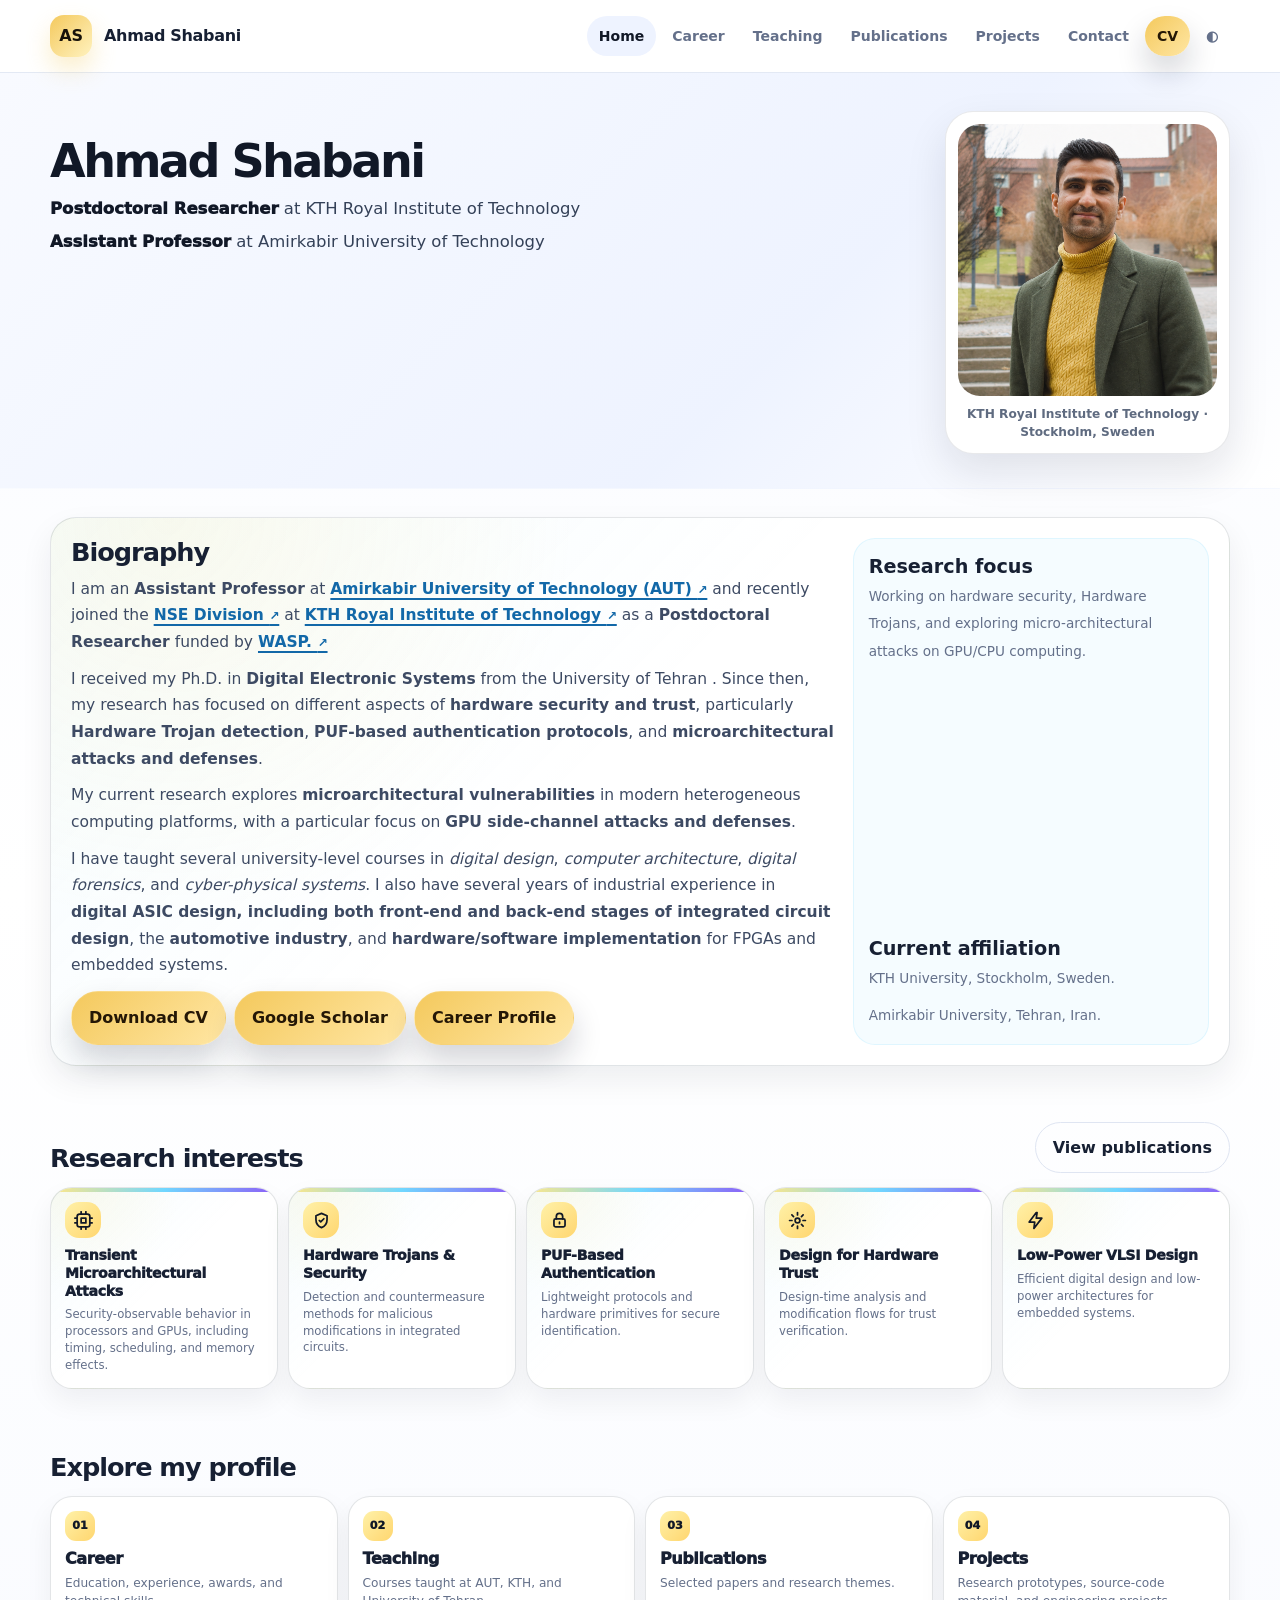
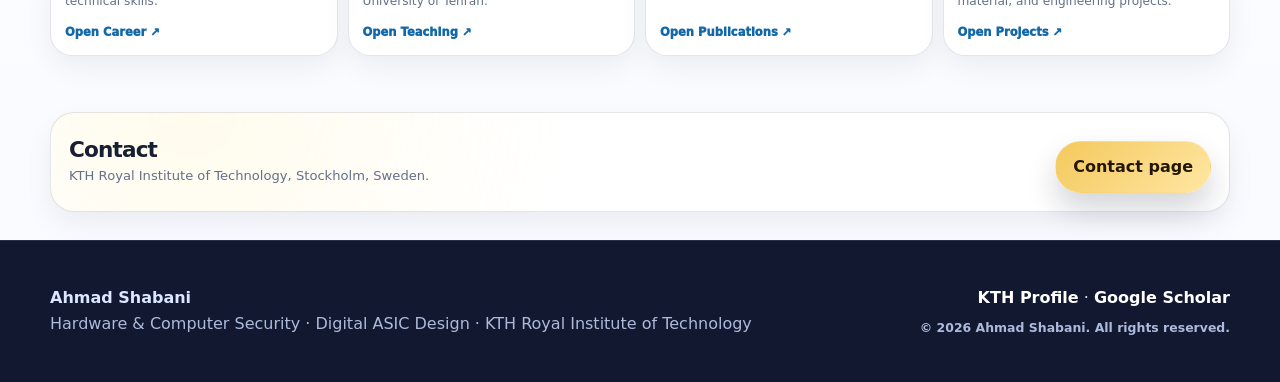
<file: index.html>
<!doctype html>
<html lang="en">
<head>
  <meta charset="utf-8"><meta name="viewport" content="width=device-width, initial-scale=1">
  <title>Ahmad Shabani | Hardware & Computer Security Researcher</title>
  <meta name="description" content="Personal academic website of Ahmad Shabani, researcher in hardware security, computer security, GPU security, digital ASIC design, Hardware Trojans, and PUF-based authentication.">
  <link rel="stylesheet" href="assets/css/style.css">
  <style>
    /* Home page: compact, consistent, photo-centered */
    .home-hero-clean {
      padding: 54px 0 36px;
      background:
        radial-gradient(circle at 16% 12%, rgba(255, 231, 136, 0.15), transparent 26%),
        radial-gradient(circle at 88% 18%, rgba(112, 215, 255, 0.13), transparent 28%),
        linear-gradient(135deg, var(--hero-a, #18203d), var(--hero-b, #311866) 58%, var(--hero-c, #0b1024));
      border-bottom: 1px solid var(--border, rgba(255,255,255,0.09));
    }

    body:not(.dark) .home-hero-clean {
      background: linear-gradient(135deg, #f8faff, #eef3ff 62%, #ffffff);
    }

    .home-hero-layout {
      display: grid;
      grid-template-columns: minmax(0, 1fr) 345px;
      gap: 34px;
      align-items: center;
    }

    .home-kicker {
      display: inline-flex;
      align-items: center;
      gap: 8px;
      padding: 6px 10px;
      border-radius: 999px;
      color: #2c1f00;
      background: linear-gradient(135deg, #fff1a8, #ffd66f);
      font-size: 0.72rem;
      font-weight: 950;
      text-transform: uppercase;
      letter-spacing: 0.075em;
      margin-bottom: 12px;
    }

    .home-hero-title {
      margin: 0 0 10px;
      color: #fff;
      font-size: clamp(2.05rem, 3.4vw, 3.35rem);
      line-height: 1.02;
      letter-spacing: -0.055em;
    }

    body:not(.dark) .home-hero-title { color: #111827; }

    .home-hero-subtitle {
      margin: 0 0 14px;
      max-width: 760px;
      color: rgba(238,244,255,0.84);
      font-size: 1.02rem;
      line-height: 1.65;
    }

    body:not(.dark) .home-hero-subtitle { color: #4b5872; }

    .home-role-line {
      display: flex;
      flex-wrap: wrap;
      gap: 7px;
      margin: 0 0 18px;
    }

    .home-role-line span {
      padding: 6px 9px;
      border-radius: 999px;
      color: #cfd9f0;
      background: rgba(125, 215, 255, 0.10);
      border: 1px solid rgba(125, 215, 255, 0.18);
      font-size: 0.72rem;
      font-weight: 850;
    }

    body:not(.dark) .home-role-line span {
      color: #31415c;
      background: #eef7ff;
      border-color: #cfe8ff;
    }

    .home-actions {
      display: flex;
      flex-wrap: wrap;
      gap: 9px;
      align-items: center;
    }

    .home-photo-card {
      justify-self: end;
      width: 330px;
      padding: 12px;
      border-radius: 28px;
      background:
        linear-gradient(135deg, rgba(255, 231, 136, 0.18), transparent 45%),
        rgba(255,255,255,0.07);
      border: 1px solid rgba(255,255,255,0.12);
      box-shadow: 0 18px 42px rgba(0,0,0,0.22);
    }

    body:not(.dark) .home-photo-card {
      background: #ffffff;
      border-color: rgba(30,41,59,0.10);
      box-shadow: 0 18px 42px rgba(15,23,42,0.10);
    }

    .home-photo-frame {
      aspect-ratio: 1 / 1.08;
      border-radius: 22px;
      overflow: hidden;
      background: rgba(17,24,39,0.20);
    }

    .home-photo-frame img {
      width: 100%;
      height: 100%;
      object-fit: cover;
      display: block;
    }

    .home-photo-caption {
      margin-top: 10px;
      color: rgba(238,244,255,0.78);
      font-size: 0.76rem;
      line-height: 1.45;
      text-align: center;
      font-weight: 800;
    }

    body:not(.dark) .home-photo-caption { color: #5f6b80; }



    .home-bio-card {
      display: grid;
      grid-template-columns: minmax(0, 1.5fr) minmax(260px, .7fr);
      gap: 18px;
      align-items: stretch;
      padding: 20px;
      border-radius: 26px;
      background:
        radial-gradient(circle at 10% 0%, rgba(255, 231, 136, 0.14), transparent 34%),
        linear-gradient(135deg, rgba(125, 215, 255, 0.08), transparent 46%),
        var(--card, #ffffff);
      border: 1px solid var(--border, rgba(30,41,59,0.12));
      box-shadow: 0 14px 32px rgba(15,23,42,0.07);
    }

    body.dark .home-bio-card {
      background:
        radial-gradient(circle at 10% 0%, rgba(255, 231, 136, 0.10), transparent 34%),
        linear-gradient(135deg, rgba(125, 215, 255, 0.08), transparent 46%),
        rgba(17,24,39,0.92);
      border-color: rgba(255,255,255,0.10);
    }

    .home-bio-card h2 {
      margin: 0 0 8px;
      color: var(--text, #111827);
      font-size: clamp(1.35rem, 2vw, 1.85rem);
      letter-spacing: -0.04em;
      line-height: 1.15;
    }

    body.dark .home-bio-card h2 { color: #eef4ff; }

    .home-bio-card p {
      margin: 0 0 10px;
      color: var(--muted, #64748b);
      font-size: 0.88rem;
      line-height: 1.72;
    }

    body.dark .home-bio-card p { color: #aebbd4; }

    .home-bio-side {
      display: flex;
      flex-direction: column;
      justify-content: space-between;
      gap: 12px;
      padding: 15px;
      border-radius: 22px;
      background: rgba(125, 215, 255, 0.08);
      border: 1px solid rgba(125, 215, 255, 0.18);
    }

    .home-bio-side strong {
      color: var(--text, #111827);
      font-size: 1.2rem;
      line-height: 1.35;
    }

    body.dark .home-bio-side strong { color: #eef4ff; }

    .home-bio-side span {
      color: var(--muted, #64748b);
      font-size: .85rem;
      line-height: 1.45;
    }

    body.dark .home-bio-side span { color: #aebbd4; }

    .home-bio-actions {
      display: flex;
      flex-wrap: wrap;
      gap: 8px;
      margin-top: 12px;
    }

    .research-icon svg {
      width: 19px;
      height: 19px;
      stroke: currentColor;
      fill: none;
      stroke-width: 2.2;
      stroke-linecap: round;
      stroke-linejoin: round;
    }

    .home-nav-strip { display: none; }

    .home-strip {
      display: flex;
      gap: 8px;
      flex-wrap: wrap;
      padding: 10px;
      border-radius: 20px;
      background: var(--card, #ffffff);
      border: 1px solid var(--border, rgba(30,41,59,0.12));
      box-shadow: 0 10px 26px rgba(15,23,42,0.06);
    }

    body.dark .home-strip {
      background: rgba(17,24,39,0.92);
      border-color: rgba(255,255,255,0.10);
    }

    .home-strip a {
      padding: 7px 10px;
      border-radius: 999px;
      color: var(--muted, #64748b);
      background: rgba(125, 215, 255, 0.10);
      border: 1px solid rgba(125, 215, 255, 0.18);
      text-decoration: none;
      font-size: 0.72rem;
      font-weight: 900;
    }

    body.dark .home-strip a { color: #cfd9f0; }

    .home-strip a:hover {
      color: #111827;
      background: linear-gradient(135deg, #fff1a8, #ffd66f);
      border-color: rgba(255, 214, 111, 0.72);
    }

    .home-section {
      padding: 28px 0;
      scroll-margin-top: 86px;
    }

    .home-section-head {
      display: flex;
      align-items: end;
      justify-content: space-between;
      gap: 16px;
      margin-bottom: 14px;
    }

    .home-section-title {
      margin: 8px 0 0;
      color: var(--text, #111827);
      font-size: clamp(1.35rem, 2vw, 1.95rem);
      letter-spacing: -0.04em;
      line-height: 1.15;
    }

    body.dark .home-section-title { color: #eef4ff; }

    .research-interest-grid {
      display: grid;
      grid-template-columns: repeat(5, minmax(0, 1fr));
      gap: 10px;
    }

    .research-interest-card {
      position: relative;
      min-height: 142px;
      padding: 14px;
      border-radius: 22px;
      background:
        radial-gradient(circle at 12% 0%, rgba(255, 231, 136, 0.14), transparent 36%),
        linear-gradient(135deg, rgba(125, 215, 255, 0.08), transparent 48%),
        var(--card, #ffffff);
      border: 1px solid var(--border, rgba(30,41,59,0.12));
      box-shadow: 0 12px 28px rgba(15,23,42,0.06);
      overflow: hidden;
    }

    body.dark .research-interest-card {
      background:
        radial-gradient(circle at 12% 0%, rgba(255, 231, 136, 0.10), transparent 36%),
        linear-gradient(135deg, rgba(125, 215, 255, 0.08), transparent 48%),
        rgba(17,24,39,0.92);
      border-color: rgba(255,255,255,0.10);
    }

    .research-interest-card::before {
      content: "";
      position: absolute;
      inset: 0 0 auto 0;
      height: 4px;
      background: linear-gradient(90deg, #ffe788, #70d7ff, #8d5cf6);
    }

    .research-icon {
      width: 36px;
      height: 36px;
      display: grid;
      place-items: center;
      border-radius: 14px;
      margin-bottom: 9px;
      background: linear-gradient(135deg, #fff1a8, #ffd66f);
      color: #111827;
      font-size: 1rem;
      font-weight: 950;
    }

    .research-interest-card h3 {
      margin: 0 0 6px;
      color: var(--text, #111827);
      font-size: 0.88rem;
      line-height: 1.25;
      letter-spacing: -0.02em;
      font-weight: 950;
    }

    body.dark .research-interest-card h3 { color: #eef4ff; }

    .research-interest-card p {
      margin: 0;
      color: var(--muted, #64748b);
      font-size: 0.73rem;
      line-height: 1.45;
    }

    body.dark .research-interest-card p { color: #aebbd4; }

    .home-overview-grid {
      display: grid;
      grid-template-columns: repeat(4, minmax(0, 1fr));
      gap: 10px;
    }

    .home-overview-card {
      display: flex;
      flex-direction: column;
      justify-content: space-between;
      min-height: 155px;
      padding: 14px;
      border-radius: 22px;
      background: var(--card, #ffffff);
      border: 1px solid var(--border, rgba(30,41,59,0.12));
      box-shadow: 0 12px 28px rgba(15,23,42,0.06);
      text-decoration: none;
    }

    body.dark .home-overview-card {
      background: rgba(17,24,39,0.92);
      border-color: rgba(255,255,255,0.10);
    }

    .home-overview-card h3 {
      margin: 8px 0 6px;
      color: var(--text, #111827);
      font-size: 1rem;
      line-height: 1.25;
      letter-spacing: -0.025em;
      font-weight: 950;
    }

    body.dark .home-overview-card h3 { color: #eef4ff; }

    .home-overview-card p {
      margin: 0;
      color: var(--muted, #64748b);
      font-size: 0.76rem;
      line-height: 1.45;
    }

    body.dark .home-overview-card p { color: #aebbd4; }

    .overview-number {
      width: 30px;
      height: 30px;
      display: grid;
      place-items: center;
      border-radius: 11px;
      background: linear-gradient(135deg, #fff1a8, #ffd66f);
      color: #111827;
      font-size: 0.70rem;
      font-weight: 950;
    }

    .overview-link {
      margin-top: 12px;
      color: #1268a8;
      font-size: 0.72rem;
      font-weight: 950;
    }

    body.dark .overview-link { color: #70d7ff; }

    .home-contact-mini {
      display: grid;
      grid-template-columns: minmax(0, 1fr) auto;
      gap: 16px;
      align-items: center;
      padding: 18px;
      border-radius: 24px;
      background:
        radial-gradient(circle at 12% 0%, rgba(255, 231, 136, 0.15), transparent 36%),
        var(--card, #ffffff);
      border: 1px solid var(--border, rgba(30,41,59,0.12));
      box-shadow: 0 12px 28px rgba(15,23,42,0.06);
    }

    body.dark .home-contact-mini {
      background:
        radial-gradient(circle at 12% 0%, rgba(255, 231, 136, 0.10), transparent 36%),
        rgba(17,24,39,0.92);
      border-color: rgba(255,255,255,0.10);
    }

    .home-contact-mini h2 {
      margin: 0 0 5px;
      color: var(--text, #111827);
      font-size: 1.35rem;
      letter-spacing: -0.04em;
    }

    body.dark .home-contact-mini h2 { color: #eef4ff; }

    .home-contact-mini p {
      margin: 0;
      color: var(--muted, #64748b);
      font-size: 0.82rem;
      line-height: 1.5;
    }

    body.dark .home-contact-mini p { color: #aebbd4; }

    .email-obfuscated {
      display: inline-flex;
      width: fit-content;
      padding: 7px 10px;
      border-radius: 999px;
      color: #0f6b45;
      background: #e9fff3;
      border: 1px solid #b7efd0;
      font-size: 0.76rem;
      font-weight: 900;
      white-space: nowrap;
    }

    body.dark .email-obfuscated {
      color: #c9ffe4;
      background: rgba(126, 224, 178, 0.14);
      border-color: rgba(126,224,178,0.30);
    }

    .topbar {
      position: sticky !important;
      top: 0 !important;
      z-index: 9999 !important;
      backdrop-filter: blur(18px) !important;
      -webkit-backdrop-filter: blur(18px) !important;
    }

    @media (max-width: 1050px) {
      .research-interest-grid { grid-template-columns: repeat(2, minmax(0, 1fr)); }
      .home-overview-grid { grid-template-columns: repeat(2, minmax(0, 1fr)); }
    }

    @media (max-width: 840px) {
      .home-hero-layout {
        grid-template-columns: 1fr;
      }
      .home-photo-card {
        justify-self: start;
        width: 280px;
      }
    }

    @media (max-width: 620px) {
      .home-hero-clean { padding: 38px 0 28px; }
      .home-hero-title { font-size: 2.05rem; }
      .research-interest-grid,
      .home-overview-grid,
      .home-contact-mini { grid-template-columns: 1fr; }
      .home-bio-card,
      .home-section-head {
        align-items: flex-start;
        flex-direction: column;
      }
      .home-bio-card { grid-template-columns: 1fr; }
    }

    /* Home hero and bio readability refinement */
    .home-hero-clean {
      padding-top: 38px !important;
      padding-bottom: 34px !important;
    }

    .home-hero-layout {
      align-items: start !important;
    }

    .home-hero-layout > div:first-child {
      padding-top: 28px !important;
    }

    .home-hero-title {
      margin-top: 0 !important;
      margin-bottom: 12px !important;
      font-size: clamp(2.25rem, 3.6vw, 3.45rem) !important;
      line-height: 0.98 !important;
    }

    .home-hero-subtitle {
      display: grid !important;
      gap: 7px !important;
      margin-bottom: 18px !important;
      max-width: 740px !important;
      font-size: 1.03rem !important;
      line-height: 1.55 !important;
      color: rgba(238,244,255,0.92) !important;
    }

    body:not(.dark) .home-hero-subtitle {
      color: #344158 !important;
    }

    .home-title-line {
      display: block !important;
    }

    .home-title-line strong {
      color: #ffffff !important;
      font-weight: 950 !important;
    }

    body:not(.dark) .home-title-line strong {
      color: #111827 !important;
    }

    .home-photo-card {
      width: 285px !important;
    }

    .home-photo-frame {
      aspect-ratio: 1 / 1.05 !important;
    }

    .home-bio-card,
    .bio-section-card,
    .bio-card-clean {
      font-size: 1rem !important;
      line-height: 1.72 !important;
    }

    .home-bio-card p,
    .bio-section-card p,
    .bio-card-clean p,
    .home-bio-text p,
    .bio-main p {
      font-size: 0.97rem !important;
      line-height: 1.72 !important;
      color: #d6e0f5 !important;
    }

    body:not(.dark) .home-bio-card p,
    body:not(.dark) .bio-section-card p,
    body:not(.dark) .bio-card-clean p,
    body:not(.dark) .home-bio-text p,
    body:not(.dark) .bio-main p {
      color: #3d4a63 !important;
    }

    .bio-side-card,
    .bio-info-card,
    .bio-highlight-card {
      border-radius: 20px !important;
      padding: 18px !important;
      border: 1px solid rgba(112, 215, 255, 0.26) !important;
      background:
        radial-gradient(circle at 12% 0%, rgba(255, 231, 136, 0.12), transparent 34%),
        linear-gradient(135deg, rgba(112, 215, 255, 0.09), rgba(141, 92, 246, 0.06)),
        rgba(20, 31, 52, 0.72) !important;
      box-shadow: 0 12px 28px rgba(0,0,0,0.18) !important;
    }

    body:not(.dark) .bio-side-card,
    body:not(.dark) .bio-info-card,
    body:not(.dark) .bio-highlight-card {
      background:
        radial-gradient(circle at 12% 0%, rgba(255, 231, 136, 0.28), transparent 34%),
        linear-gradient(135deg, #f7fbff, #eef6ff) !important;
      border-color: rgba(18, 104, 168, 0.18) !important;
      box-shadow: 0 12px 28px rgba(15,23,42,0.07) !important;
    }

    .bio-side-card + .bio-side-card,
    .bio-info-card + .bio-info-card,
    .bio-highlight-card + .bio-highlight-card {
      margin-top: 12px !important;
    }

    .bio-side-card h3,
    .bio-info-card h3,
    .bio-highlight-card h3 {
      display: flex !important;
      align-items: center !important;
      gap: 8px !important;
      margin: 0 0 8px !important;
      color: #ffffff !important;
      font-size: 0.98rem !important;
      line-height: 1.25 !important;
      font-weight: 950 !important;
      letter-spacing: -0.025em !important;
    }

    body:not(.dark) .bio-side-card h3,
    body:not(.dark) .bio-info-card h3,
    body:not(.dark) .bio-highlight-card h3 {
      color: #111827 !important;
    }

    .bio-side-card h3::before,
    .bio-info-card h3::before,
    .bio-highlight-card h3::before {
      content: "✦";
      width: 24px;
      height: 24px;
      display: inline-grid;
      place-items: center;
      border-radius: 9px;
      background: linear-gradient(135deg, #fff1a8, #ffd66f);
      color: #111827;
      font-size: 0.78rem;
      flex: 0 0 24px;
    }

    .bio-side-card p,
    .bio-info-card p,
    .bio-highlight-card p {
      margin: 0 !important;
      color: #c9d5ec !important;
      font-size: 0.84rem !important;
      line-height: 1.65 !important;
    }

    body:not(.dark) .bio-side-card p,
    body:not(.dark) .bio-info-card p,
    body:not(.dark) .bio-highlight-card p {
      color: #4b5872 !important;
    }

    .bio-info-stack,
    .bio-side-stack,
    .home-bio-aside {
      display: grid !important;
      gap: 12px !important;
    }

    @media (max-width: 840px) {
      .home-hero-layout > div:first-child {
        padding-top: 0 !important;
      }
      .home-hero-clean {
        padding-top: 32px !important;
      }
      .home-photo-card {
        width: 245px !important;
      }
    }


    /* Split Research focus and Current affiliation into clearly separate boxes */
    .bio-side-card,
    .bio-info-card,
    .bio-highlight-card {
      display: block !important;
      margin: 0 !important;
    }

    .bio-side-card + .bio-side-card,
    .bio-info-card + .bio-info-card,
    .bio-highlight-card + .bio-highlight-card {
      margin-top: 14px !important;
    }

    .home-bio-aside,
    .bio-side-stack,
    .bio-info-stack {
      display: grid !important;
      grid-template-columns: 1fr !important;
      gap: 14px !important;
      align-content: start !important;
    }

    .bio-side-card {
      position: relative !important;
      padding: 18px 18px 17px !important;
      border-radius: 22px !important;
      border: 1px solid rgba(112, 215, 255, 0.30) !important;
      background:
        radial-gradient(circle at 12% 0%, rgba(255, 231, 136, 0.14), transparent 38%),
        linear-gradient(135deg, rgba(112, 215, 255, 0.11), rgba(141, 92, 246, 0.07)),
        rgba(20, 31, 52, 0.82) !important;
      box-shadow: 0 14px 30px rgba(0, 0, 0, 0.20) !important;
      overflow: hidden !important;
    }

    .bio-side-card::after {
      content: "" !important;
      position: absolute !important;
      inset: 0 0 auto 0 !important;
      height: 4px !important;
      background: linear-gradient(90deg, #ffe788, #70d7ff, #8d5cf6) !important;
      opacity: 0.95 !important;
    }

    body:not(.dark) .bio-side-card {
      background:
        radial-gradient(circle at 12% 0%, rgba(255, 231, 136, 0.30), transparent 38%),
        linear-gradient(135deg, #ffffff, #eef6ff) !important;
      border-color: rgba(18, 104, 168, 0.20) !important;
      box-shadow: 0 14px 30px rgba(15, 23, 42, 0.08) !important;
    }

  </style>
</head>
<body>
<header class="topbar">
  <div class="container nav">
    <a class="brand" href="index.html"><span class="logo">AS</span><span>Ahmad Shabani</span></a>
    <button class="mobile-menu" data-nav-toggle>Menu</button>
    <nav class="nav-links">
      <a class="active" href="index.html">Home</a>
      <a href="career.html">Career</a>
      <a href="teaching.html">Teaching</a>
      <a href="publications.html">Publications</a>
      <a href="projects.html">Projects</a>
      <a href="contact.html">Contact</a>
      <a class="btn gold" href="files/Ahmad_Shabani_CV.pdf" target="_blank" rel="noopener">CV</a>
      <button type="button" data-theme-toggle>◐</button>
    </nav>
  </div>
</header>

<main>
  <section class="home-hero-clean" id="home">
    <div class="container home-hero-layout">
      <div>
        <h1 class="home-hero-title">Ahmad Shabani</h1>
        <p class="home-hero-subtitle">
          <span class="home-title-line"><strong>Postdoctoral Researcher</strong> at KTH Royal Institute of Technology</span><span class="home-title-line"><strong>Assistant Professor</strong> at Amirkabir University of Technology</span>
        </p>
        <div class="home-role-line">
        </div>
        <div class="home-actions">
        </div>
      </div>

      <aside class="home-photo-card" aria-label="Profile photo">
        <div class="home-photo-frame">
          <img src="assets/img/ahmad-profile.png" alt="Ahmad Shabani">
        </div>
        <div class="home-photo-caption">KTH Royal Institute of Technology · Stockholm, Sweden</div>
      </aside>
    </div>
  </section>

  <section class="home-section" id="bio">
    <div class="container">
      <div class="home-bio-card">
        <div>
          <h2>Biography</h2>
      <p>
        I am an <strong>Assistant Professor</strong> at 
        <a class="bio-link" href="https://aut.ac.ir/en" target="_blank" rel="noopener">
          Amirkabir University of Technology (AUT)
        </a> 
        and recently joined the 
        <a class="bio-link" href="https://www.kth.se/nse" target="_blank" rel="noopener">
          NSE Division
        </a> 
        at 
        <a class="bio-link" href="https://www.kth.se/en" target="_blank" rel="noopener">
          KTH Royal Institute of Technology
        </a> 
        as a <strong>Postdoctoral Researcher</strong> funded by <a class="bio-link" href="https://wasp-sweden.org/" target="_blank" rel="noopener">
          WASP.
        </a>
      </p>
      <p>
        I received my Ph.D. in <strong>Digital Electronic Systems</strong> from the 
          University of Tehran
        </a>. 
        Since then, my research has focused on different aspects of 
        <strong>hardware security and trust</strong>, particularly 
        <strong>Hardware Trojan detection</strong>, 
        <strong>PUF-based authentication protocols</strong>, and 
        <strong>microarchitectural attacks and defenses</strong>.
      </p>

      <p>
        My current research explores <strong>microarchitectural vulnerabilities</strong> in modern heterogeneous computing platforms, 
        with a particular focus on <strong>GPU side-channel attacks and defenses</strong>.
      </p>

      <p>
        I have taught several university-level courses in 
        <em>digital design</em>, <em>computer architecture</em>, <em>digital forensics</em>, and 
        <em>cyber-physical systems</em>. I also have several years of industrial experience in 
        <strong>digital ASIC design, including both front-end and back-end stages of integrated circuit design</strong>, 
        the <strong>automotive industry</strong>, and 
        <strong>hardware/software implementation</strong> for FPGAs and embedded systems.
      </p>

</p>
          </p>
          <div class="home-bio-actions">
            <a class="btn gold" href="files/Ahmad_Shabani_CV.pdf" target="_blank" rel="noopener">Download CV</a>
            <a class="btn gold" href="https://scholar.google.com/citations?user=iU2Rx7UAAAAJ" target="_blank" rel="noopener">Google Scholar</a>
            <a class="btn gold" href="https://ahmad-shabani.github.io/teaching.html" target="_blank" rel="noopener">Career Profile</a>

          </div>
        </div>
        <aside class="home-bio-side">
          <div>
            <strong>Research focus</strong><br>
            <span>Working on hardware security, Hardware Trojans, and exploring micro-architectural attacks on GPU/CPU computing.</span>
          </div>
          <div>
            <strong>Current affiliation</strong><br>
            <span>      KTH University, Stockholm, Sweden.</span>
            </p>
            <span>      Amirkabir University, Tehran, Iran.</span>
          </div>
        </aside>
      </div>
    </div>
  </section>


  <section class="home-nav-strip">
    <div class="container">
      <div class="home-strip" aria-label="Home page sections">
        <a href="#bio">Bio</a>
        <a href="#research-interests">Research</a>
        <a href="#site-overview">Career</a>
        <a href="#site-overview">Teaching</a>
        <a href="#site-overview">Publications</a>
        <a href="#site-overview">Projects</a>
        <a href="#contact-preview">Contact</a>
      </div>
    </div>
  </section>

  <section class="home-section" id="research-interests">
    <div class="container">
      <div class="home-section-head">
        <div>
          <h2 class="home-section-title">Research interests</h2>
        </div>
        <a class="btn ghost" href="publications.html">View publications</a>
      </div>

      <div class="research-interest-grid">
        <article class="research-interest-card">
          <div class="research-icon" aria-hidden="true"><svg viewBox="0 0 24 24"><rect x="4" y="4" width="16" height="16" rx="3"/><path d="M9 9h6v6H9zM9 1v3M15 1v3M9 20v3M15 20v3M1 9h3M1 15h3M20 9h3M20 15h3"/></svg></div>
          <h3>Transient Microarchitectural Attacks</h3>
          <p>Security-observable behavior in processors and GPUs, including timing, scheduling, and memory effects.</p>
        </article>
        <article class="research-interest-card">
          <div class="research-icon" aria-hidden="true"><svg viewBox="0 0 24 24"><path d="M12 3l7 3v5c0 5-3.2 8.4-7 10-3.8-1.6-7-5-7-10V6l7-3z"/><path d="M9.2 12l1.8 1.8 4-4"/></svg></div>
          <h3>Hardware Trojans & Security</h3>
          <p>Detection and countermeasure methods for malicious modifications in integrated circuits.</p>
        </article>

        <article class="research-interest-card">
          <div class="research-icon" aria-hidden="true"><svg viewBox="0 0 24 24"><rect x="5" y="10" width="14" height="10" rx="2"/><path d="M8 10V7a4 4 0 0 1 8 0v3"/><path d="M12 14v2"/></svg></div>
          <h3>PUF-Based Authentication</h3>
          <p>Lightweight protocols and hardware primitives for secure identification.</p>
        </article>

        <article class="research-interest-card">
          <div class="research-icon" aria-hidden="true"><svg viewBox="0 0 24 24"><circle cx="12" cy="12" r="3"/><path d="M12 2v3M12 19v3M4.9 4.9l2.1 2.1M17 17l2.1 2.1M2 12h3M19 12h3M4.9 19.1L7 17M17 7l2.1-2.1"/></svg></div>
          <h3>Design for Hardware Trust</h3>
          <p>Design-time analysis and modification flows for trust verification.</p>
        </article>

        <article class="research-interest-card">
          <div class="research-icon" aria-hidden="true"><svg viewBox="0 0 24 24"><path d="M13 2L4 14h7l-1 8 10-13h-7l1-7z"/></svg></div>
          <h3>Low-Power VLSI Design</h3>
          <p>Efficient digital design and low-power architectures for embedded systems.</p>
        </article>
      </div>
    </div>
  </section>

  <section class="home-section" id="site-overview">
    <div class="container">
      <div class="home-section-head">
        <div>
          <h2 class="home-section-title">Explore my profile</h2>
        </div>
      </div>

      <div class="home-overview-grid">
        <a class="home-overview-card" href="career.html">
          <div>
            <span class="overview-number">01</span>
            <h3>Career</h3>
            <p>Education, experience, awards, and technical skills.</p>
          </div>
          <span class="overview-link">Open Career ↗</span>
        </a>

        <a class="home-overview-card" href="teaching.html">
          <div>
            <span class="overview-number">02</span>
            <h3>Teaching</h3>
            <p>Courses taught at AUT, KTH, and University of Tehran.</p>
          </div>
          <span class="overview-link">Open Teaching ↗</span>
        </a>

        <a class="home-overview-card" href="publications.html">
          <div>
            <span class="overview-number">03</span>
            <h3>Publications</h3>
            <p>Selected papers and research themes.</p>
          </div>
          <span class="overview-link">Open Publications ↗</span>
        </a>

        <a class="home-overview-card" href="projects.html">
          <div>
            <span class="overview-number">04</span>
            <h3>Projects</h3>
            <p>Research prototypes, source-code material, and engineering projects.</p>
          </div>
          <span class="overview-link">Open Projects ↗</span>
        </a>
      </div>
    </div>
  </section>

  <section class="home-section" id="contact-preview">
    <div class="container">
      <div class="home-contact-mini">
        <div>
          <h2>Contact</h2>
          <p>KTH Royal Institute of Technology, Stockholm, Sweden.</p>
        </div>
        <div>
          <div style="margin-top:10px"><a class="btn gold" href="contact.html">Contact page</a></div>
        </div>
      </div>
    </div>
  </section>
</main>

<footer class="footer">
  <div class="container footer-grid">
    <div>
      <strong>Ahmad Shabani</strong>
      <div class="muted">Hardware &amp; Computer Security · Digital ASIC Design · KTH Royal Institute of Technology</div>
    </div>
    <div class="footer-links">
      <a href="https://kth.se/profile/ahmadsh" target="_blank" rel="noopener">KTH Profile</a> ·
      <a href="https://scholar.google.com/citations?user=iU2Rx7UAAAAJ" target="_blank" rel="noopener">Google Scholar</a>
      <div class="copyright">© <span data-current-year>2026</span> Ahmad Shabani. All rights reserved.</div>
    </div>
  </div>
</footer>
<script src="assets/js/main.js"></script>
</body>
</html>
</file>
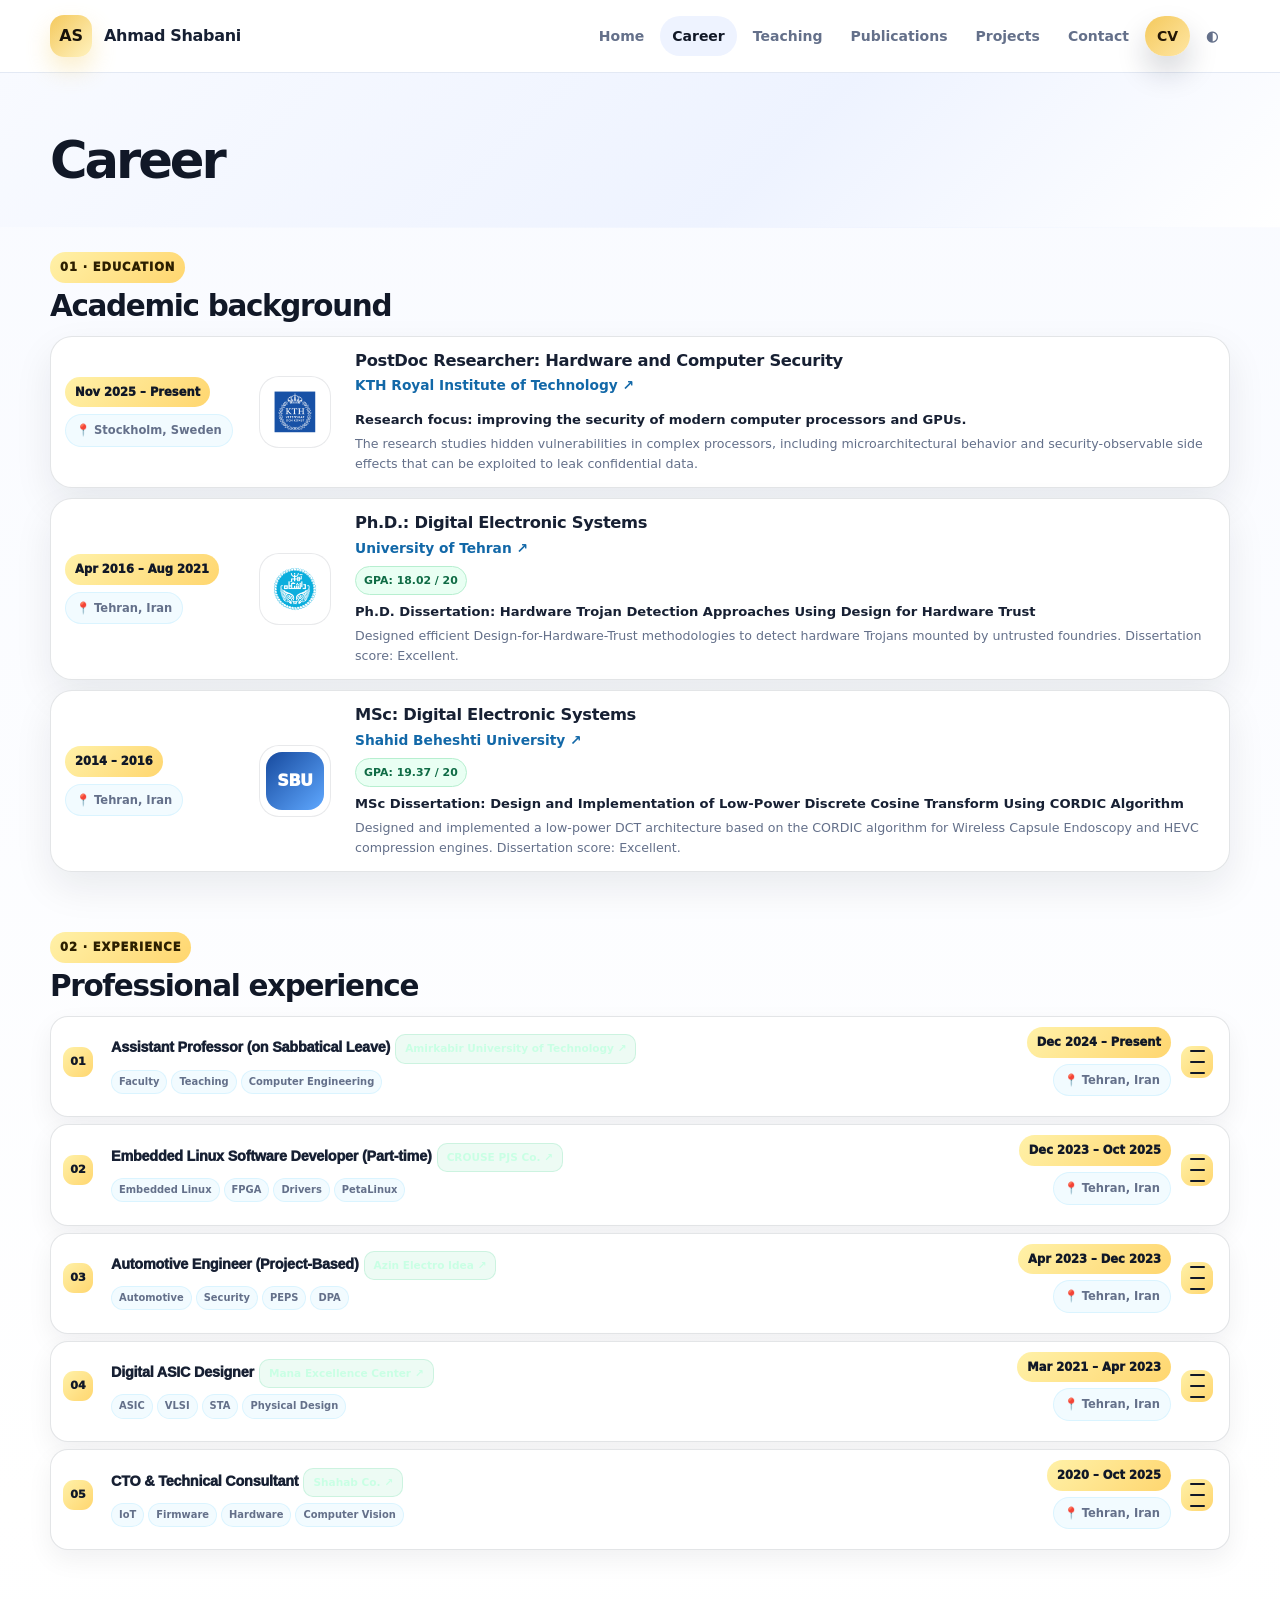
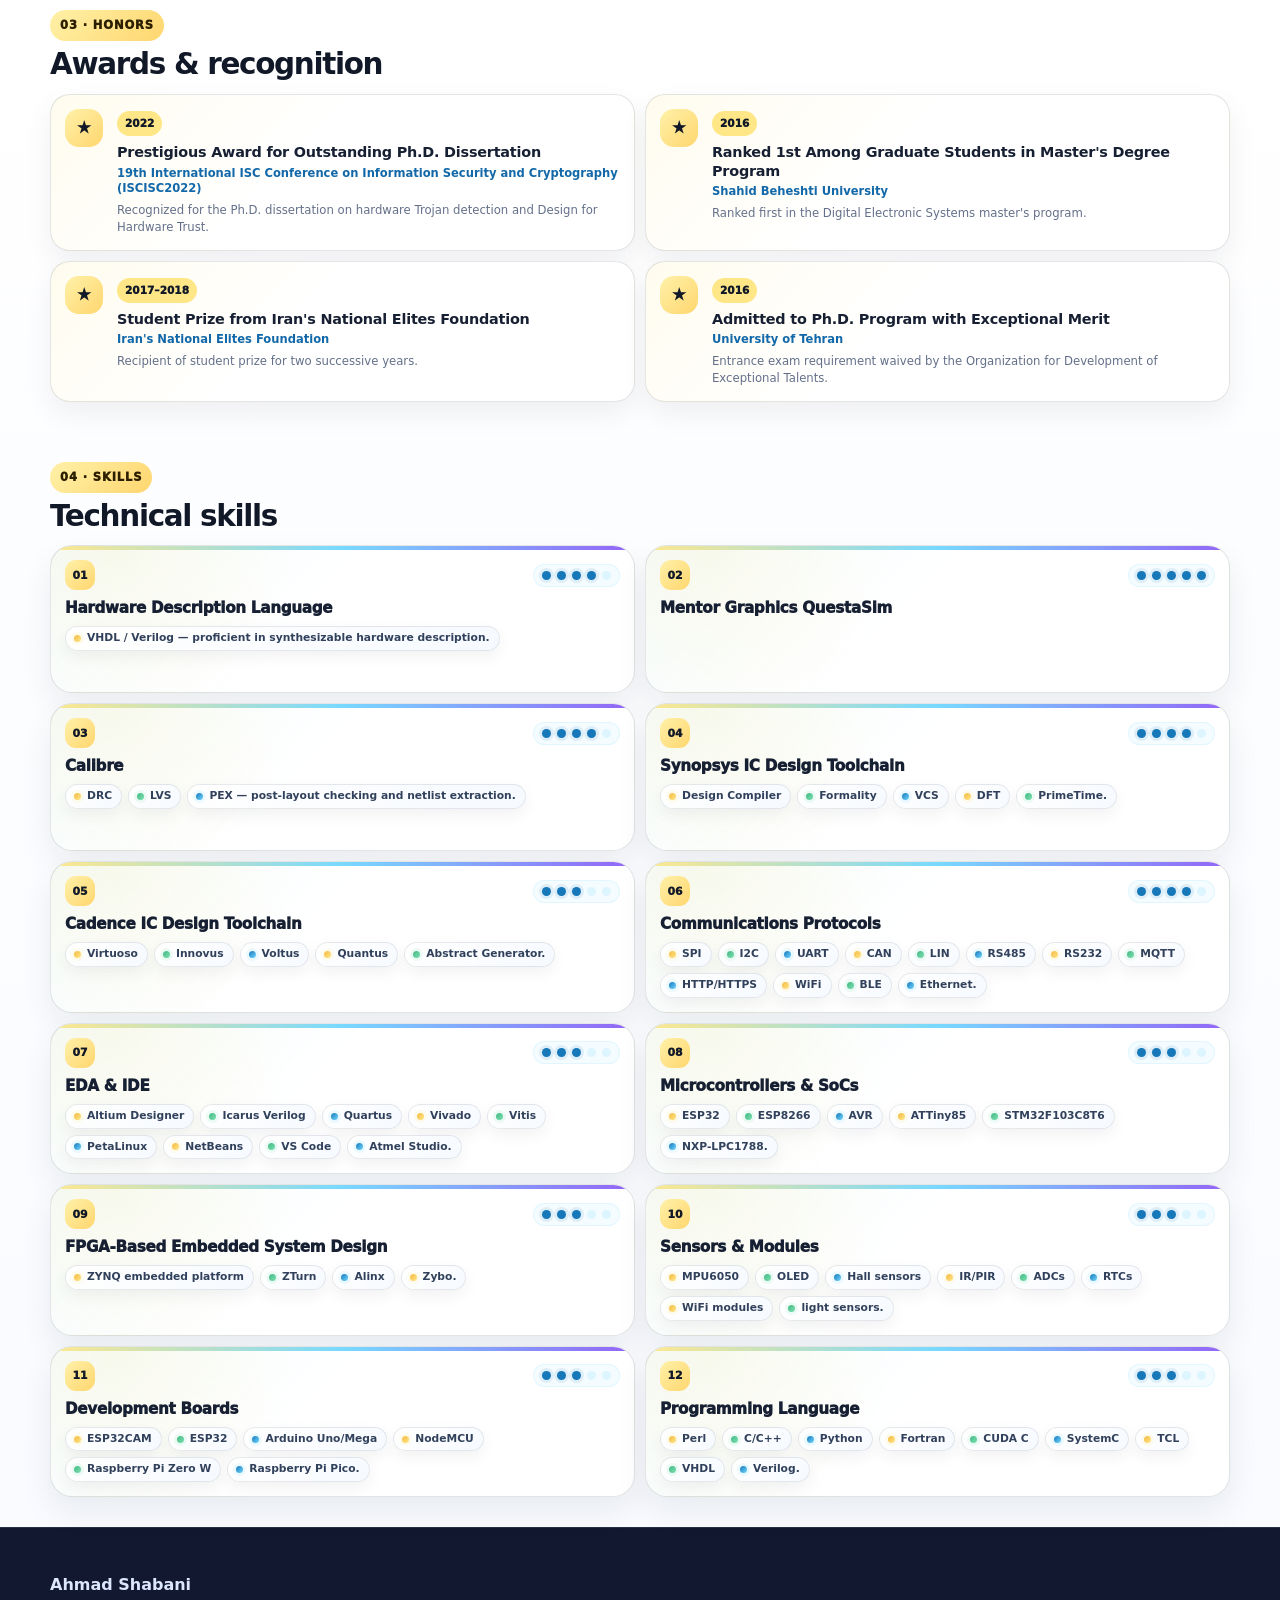
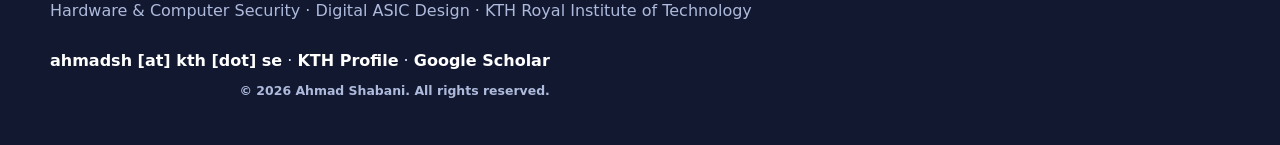
<file: awards.html>
<!doctype html>
<html lang="en">
<head>
  <meta charset="utf-8">
  <meta http-equiv="refresh" content="0; url=career.html">
  <meta name="viewport" content="width=device-width, initial-scale=1">
  <title>Awards | Ahmad Shabani</title>
  <link rel="canonical" href="career.html">
  <script>window.location.replace("career.html");</script>
</head>
<body>
  <p>Redirecting to <a href="career.html">career.html</a>…</p>
</body>
</html>
</file>
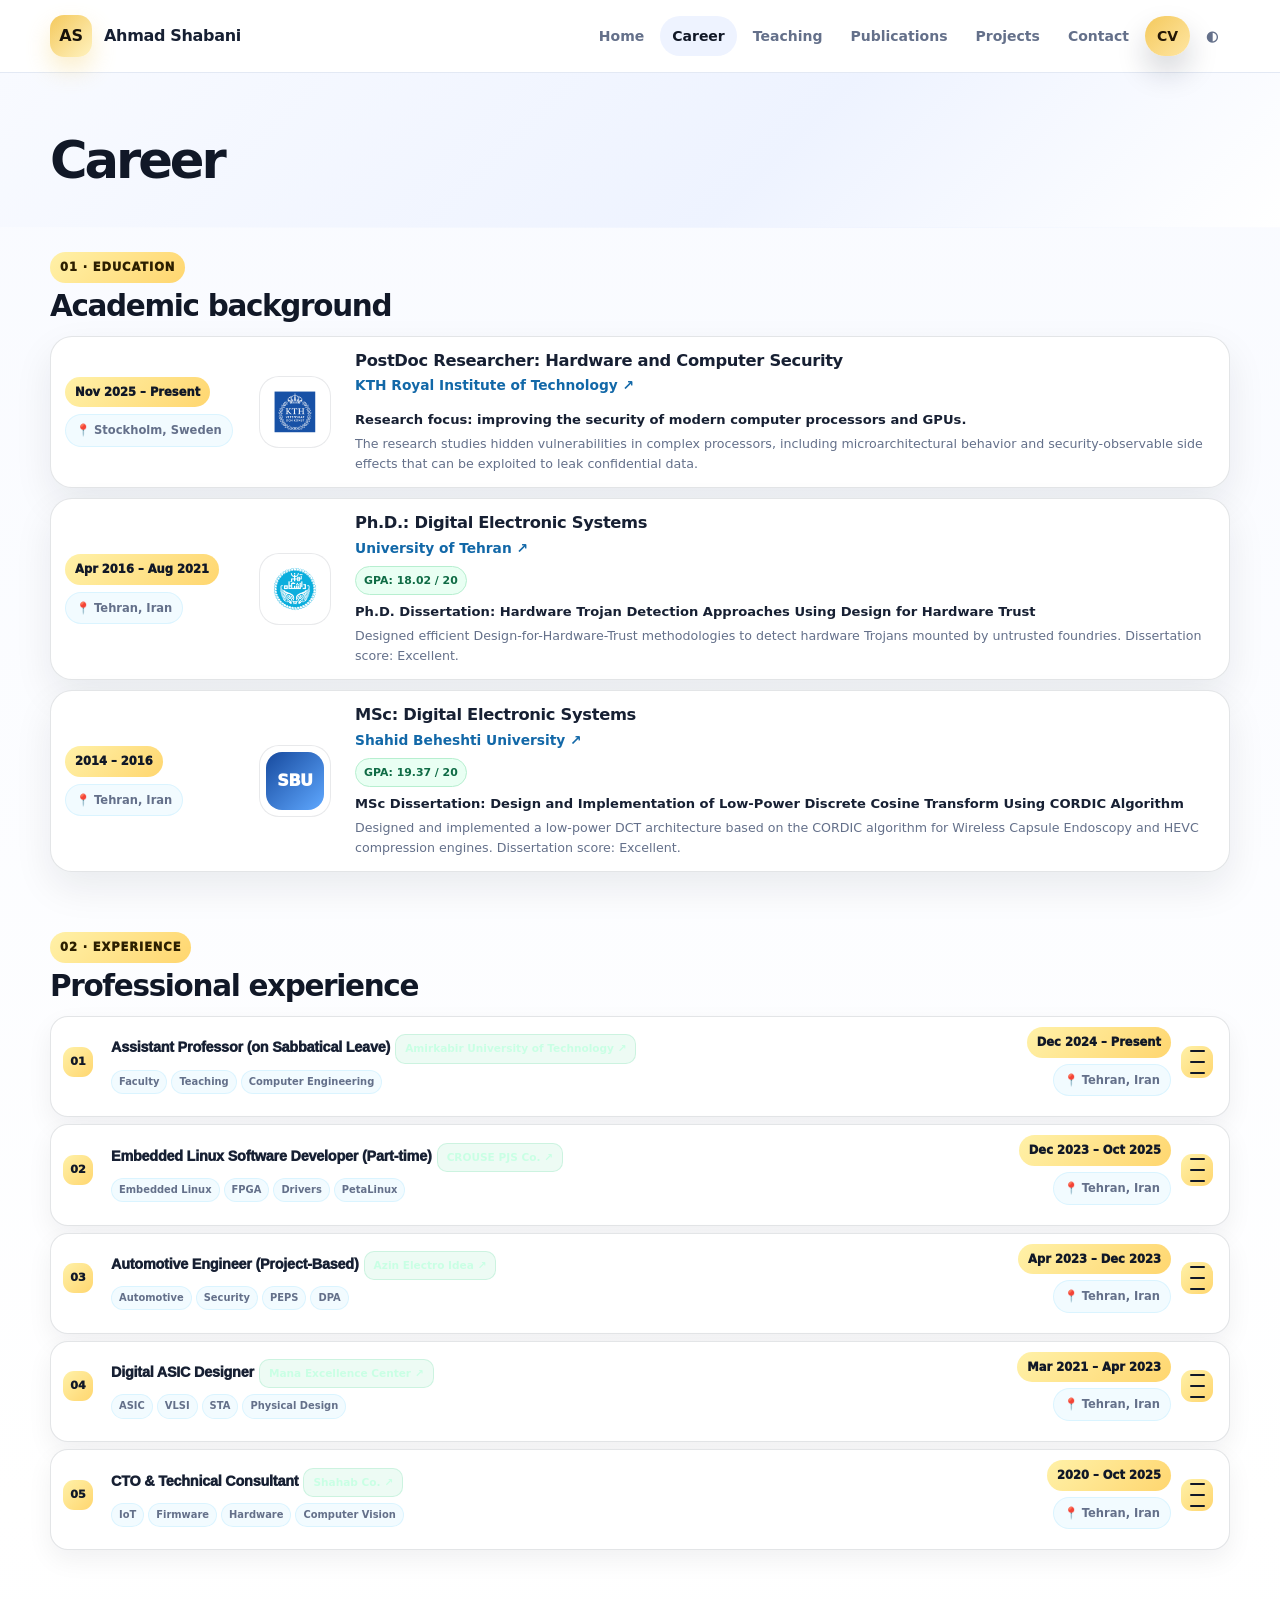
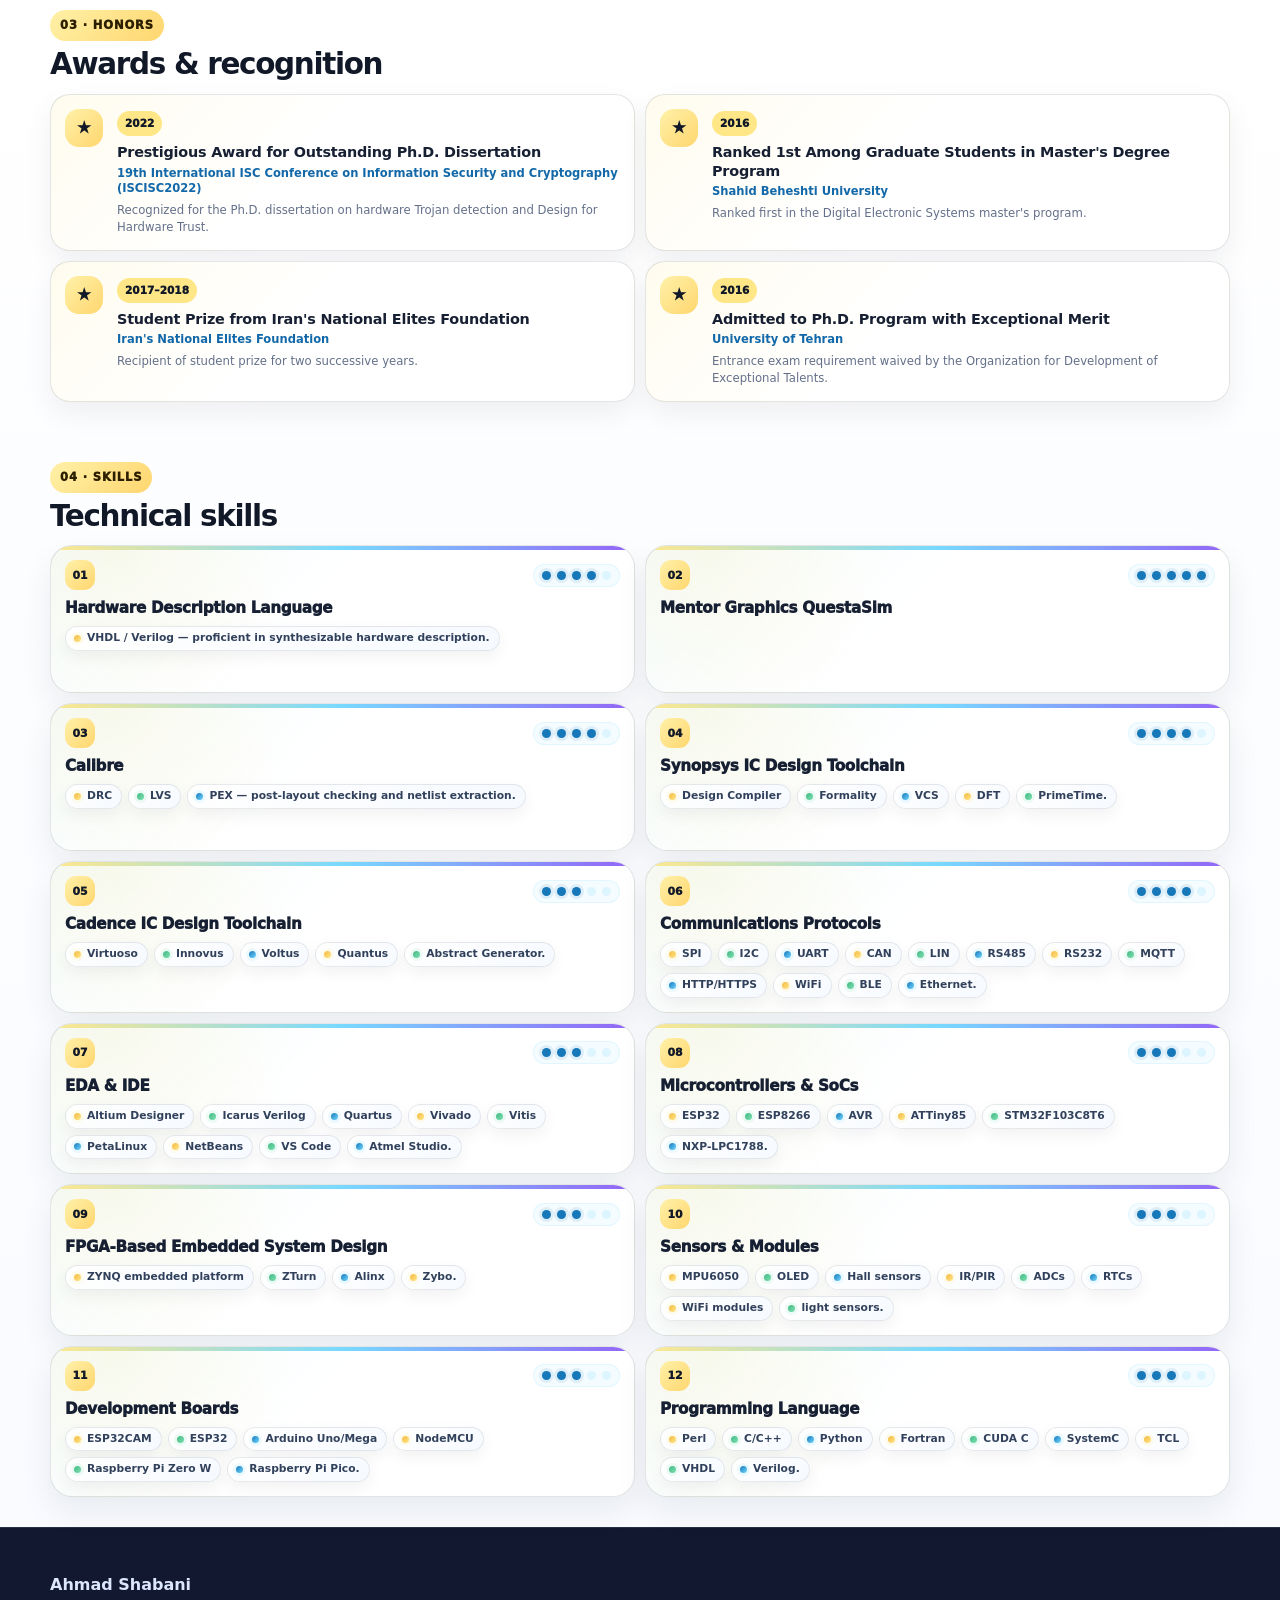
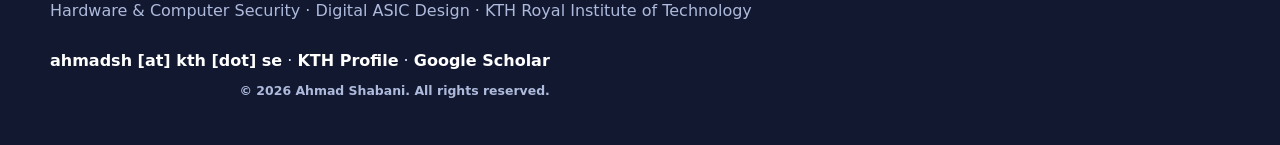
<file: career.html>
<!doctype html>
<html lang="en">
<head>
  <meta charset="utf-8">
  <meta name="viewport" content="width=device-width, initial-scale=1">
  <title>Career | Ahmad Shabani</title>
  <link rel="stylesheet" href="assets/css/style.css">
  <style>

    .career-hero {
      padding: 62px 0 34px;
      background:
        radial-gradient(circle at 18% 12%, rgba(255, 231, 136, 0.18), transparent 28%),
        radial-gradient(circle at 82% 18%, rgba(112, 215, 255, 0.16), transparent 26%),
        linear-gradient(135deg, var(--hero-a, #18203d), var(--hero-b, #311866) 58%, var(--hero-c, #0b1024));
      border-bottom: 1px solid var(--border, rgba(255,255,255,0.09));
    }
    .career-hero h1 {
      margin: 0 0 8px;
      color: #fff;
      font-size: clamp(2.25rem, 4vw, 4.25rem);
      line-height: 0.98;
      letter-spacing: -0.06em;
    }
    .career-hero p {
      max-width: 860px;
      margin: 0;
      color: rgba(238,244,255,0.82);
      font-size: 1rem;
      line-height: 1.65;
    }
    body:not(.dark) .career-hero {
      background: linear-gradient(135deg, #f8faff, #eef3ff 60%, #ffffff);
    }
    body:not(.dark) .career-hero h1 { color: #111827; }
    body:not(.dark) .career-hero p { color: #4b5872; }

    .career-section {
      padding: 30px 0;
    }
    .career-section.compact-top { padding-top: 24px; }
    .career-section-head {
      display: flex;
      align-items: end;
      justify-content: space-between;
      gap: 16px;
      margin-bottom: 14px;
    }
    .career-section-kicker {
      display: inline-flex;
      align-items: center;
      gap: 8px;
      padding: 6px 10px;
      border-radius: 999px;
      color: #2c1f00;
      background: linear-gradient(135deg, #fff1a8, #ffd66f);
      font-size: 0.72rem;
      font-weight: 950;
      text-transform: uppercase;
      letter-spacing: 0.075em;
    }
    .career-section-title {
      margin: 8px 0 0;
      color: var(--text, #f8fafc);
      font-size: clamp(1.55rem, 2.3vw, 2.25rem);
      letter-spacing: -0.045em;
    }
    body:not(.dark) .career-section-title { color: #111827; }

    .edu-list {
      display: grid;
      gap: 10px;
    }
    .edu-row {
      display: grid;
      grid-template-columns: 180px 82px minmax(0, 1fr);
      gap: 14px;
      align-items: center;
      padding: 14px;
      border-radius: 22px;
      background: var(--card, #fff);
      border: 1px solid var(--border, rgba(30,41,59,0.12));
      box-shadow: 0 16px 38px rgba(15,23,42,0.08);
    }
    body.dark .edu-row {
      background: rgba(17,24,39,0.92);
      border-color: rgba(255,255,255,0.10);
    }
    .edu-time {
      display: grid;
      gap: 7px;
      align-content: center;
    }
    .career-year {
      display: inline-flex;
      align-items: center;
      width: fit-content;
      padding: 6px 10px;
      border-radius: 999px;
      color: #111827;
      background: linear-gradient(135deg, #fff1a8, #ffd66f);
      font-size: 0.72rem;
      font-weight: 950;
      white-space: nowrap;
    }
    .career-location {
      display: inline-flex;
      width: fit-content;
      padding: 6px 10px;
      border-radius: 999px;
      color: var(--muted, #64748b);
      background: rgba(125, 215, 255, 0.10);
      border: 1px solid rgba(125, 215, 255, 0.20);
      font-size: 0.72rem;
      font-weight: 800;
      white-space: nowrap;
    }
    .edu-emblem {
      width: 72px;
      height: 72px;
      display: grid;
      place-items: center;
      border-radius: 20px;
      background: rgba(255,255,255,0.72);
      border: 1px solid rgba(30,41,59,0.10);
      overflow: hidden;
    }
    body.dark .edu-emblem { background: rgba(255,255,255,0.08); border-color: rgba(255,255,255,0.10); }
    .edu-emblem img {
      width: 58px;
      height: 58px;
      object-fit: contain;
    }
    .career-emblem-fallback {
      display: grid;
      place-items: center;
      width: 58px;
      height: 58px;
      border-radius: 16px;
      background: linear-gradient(135deg, #174a9e, #5fa8ff);
      color: #fff;
      font-weight: 950;
      letter-spacing: -0.03em;
    }
    .edu-content h3 {
      margin: 0;
      color: var(--text, #0f172a);
      font-size: 1.02rem;
      line-height: 1.25;
      letter-spacing: -0.02em;
    }
    body.dark .edu-content h3 { color: #eef4ff; }
    .career-org-link {
      display: inline-flex;
      margin-top: 3px;
      color: #70d7ff;
      font-size: 0.86rem;
      font-weight: 900;
      text-decoration: none;
    }
    body:not(.dark) .career-org-link { color: #1268a8; }
    .edu-badges {
      display: flex;
      flex-wrap: wrap;
      gap: 6px;
      margin-top: 5px;
    }
    .career-mini-badge {
      padding: 5px 8px;
      border-radius: 999px;
      color: #c9ffe4;
      background: rgba(126, 224, 178, 0.14);
      border: 1px solid rgba(126,224,178,0.30);
      font-size: 0.68rem;
      font-weight: 900;
    }
    body:not(.dark) .career-mini-badge { color: #0f6b45; background: #e9fff3; border-color: #b7efd0; }
    .thesis-title {
      margin: 7px 0 0;
      color: var(--text, #0f172a);
      font-size: 0.82rem;
      font-weight: 900;
      line-height: 1.45;
    }
    body.dark .thesis-title { color: #eaf2ff; }
    .career-desc {
      margin: 5px 0 0;
      color: var(--muted, #64748b);
      font-size: 0.79rem;
      line-height: 1.55;
    }
    body.dark .career-desc { color: #aebbd4; }

    .career-job-list {
      display: grid;
      gap: 7px;
    }
    .career-job-row {
      display: grid;
      grid-template-columns: 38px minmax(0, 1fr) 180px 36px;
      gap: 10px;
      align-items: center;
      padding: 10px 12px;
      border-radius: 18px;
      background: var(--card, #fff);
      border: 1px solid var(--border, rgba(30,41,59,0.12));
      box-shadow: 0 10px 26px rgba(15,23,42,0.06);
      cursor: pointer;
    }
    body.dark .career-job-row {
      background: rgba(17,24,39,0.92);
      border-color: rgba(255,255,255,0.10);
    }
    .job-number {
      width: 30px;
      height: 30px;
      display: grid;
      place-items: center;
      border-radius: 11px;
      background: linear-gradient(135deg, #fff1a8, #ffd66f);
      color: #111827;
      font-size: 0.70rem;
      font-weight: 950;
    }
    .job-title-button {
      border: 0;
      padding: 0;
      margin: 0;
      background: transparent;
      color: var(--text, #111827);
      font-size: 0.90rem;
      font-weight: 950;
      letter-spacing: -0.015em;
      text-align: left;
      cursor: pointer;
      line-height: 1.25;
    }
    body.dark .job-title-button { color: #eef4ff; }
    .job-company-pill {
      display: inline-flex;
      width: fit-content;
      max-width: 330px;
      margin-top: 5px;
      padding: 5px 9px;
      border-radius: 10px;
      color: #c9ffe4;
      background: rgba(126, 224, 178, 0.14);
      border: 1px solid rgba(126,224,178,0.30);
      font-size: 0.66rem;
      font-weight: 900;
      text-decoration: none;
      white-space: nowrap;
      overflow: hidden;
      text-overflow: ellipsis;
    }
    body:not(.dark) .job-company-pill {
      display: inline-flex;
      width: fit-content;
      max-width: 330px;
      margin-top: 5px;
      padding: 5px 9px;
      border-radius: 10px;
      color: #c9ffe4;
      background: rgba(126, 224, 178, 0.14);
      border: 1px solid rgba(126,224,178,0.30);
      font-size: 0.66rem;
      font-weight: 900;
      text-decoration: none;
      white-space: nowrap;
      overflow: hidden;
      text-overflow: ellipsis;
    }
    .job-tags {
      display: flex;
      flex-wrap: wrap;
      gap: 4px;
      margin-top: 6px;
    }
    .job-tags span {
      padding: 3px 7px;
      border-radius: 999px;
      background: rgba(125, 215, 255, 0.10);
      border: 1px solid rgba(125, 215, 255, 0.20);
      color: var(--muted, #64748b);
      font-size: 0.62rem;
      font-weight: 850;
    }
    body.dark .job-tags span { color: #cfd9f0; }
    .job-meta {
      display: grid;
      justify-items: end;
      gap: 6px;
    }
    .job-more {
      width: 32px;
      height: 32px;
      border: 0;
      border-radius: 11px;
      display: grid;
      place-items: center;
      gap: 3px;
      background: linear-gradient(135deg, #fff1a8, #ffd66f);
      cursor: pointer;
    }
    .job-more span {
      width: 15px;
      height: 2px;
      border-radius: 999px;
      background: #111827;
      transition: .18s ease;
    }
    .career-job-row.open .job-more span:nth-child(1) { transform: translateY(5px) rotate(45deg); }
    .career-job-row.open .job-more span:nth-child(2) { opacity: 0; }
    .career-job-row.open .job-more span:nth-child(3) { transform: translateY(-5px) rotate(-45deg); }
    .job-details {
      grid-column: 2 / -1;
      max-height: 0;
      opacity: 0;
      overflow: hidden;
      transition: .24s ease;
    }
    .career-job-row.open .job-details {
      max-height: 220px;
      opacity: 1;
      padding-top: 4px;
    }
    .job-details ul {
      margin: 0;
      padding-left: 18px;
      color: var(--muted, #64748b);
      font-size: 0.77rem;
      line-height: 1.55;
    }
    body.dark .job-details ul { color: #aebbd4; }

    .awards-grid {
      display: grid;
      grid-template-columns: repeat(2, minmax(0, 1fr));
      gap: 10px;
    }
    .award-tile {
      display: grid;
      grid-template-columns: 42px minmax(0, 1fr);
      gap: 10px;
      padding: 14px;
      border-radius: 20px;
      background:
        linear-gradient(135deg, rgba(255, 231, 136, 0.14), transparent 42%),
        var(--card, #fff);
      border: 1px solid var(--border, rgba(30,41,59,0.12));
      box-shadow: 0 12px 28px rgba(15,23,42,0.06);
    }
    body.dark .award-tile {
      background:
        linear-gradient(135deg, rgba(255, 231, 136, 0.10), transparent 42%),
        rgba(17,24,39,0.92);
      border-color: rgba(255,255,255,0.10);
    }
    .award-medal {
      width: 38px;
      height: 38px;
      display: grid;
      place-items: center;
      border-radius: 14px;
      background: linear-gradient(135deg, #fff1a8, #ffd66f);
      color: #111827;
      font-weight: 950;
    }
    .award-year {
      display: inline-flex;
      padding: 4px 8px;
      border-radius: 999px;
      color: #111827;
      background: #ffe788;
      font-size: 0.66rem;
      font-weight: 950;
    }
    .award-body h3 {
      margin: 7px 0 4px;
      color: var(--text, #111827);
      font-size: 0.90rem;
      line-height: 1.3;
      letter-spacing: -0.015em;
    }
    body.dark .award-body h3 { color: #eef4ff; }
    .award-org {
      margin: 0 0 5px;
      color: #70d7ff;
      font-size: 0.72rem;
      font-weight: 900;
      line-height: 1.35;
    }
    body:not(.dark) .award-org { color: #1268a8; }
    .award-desc {
      margin: 0;
      color: var(--muted, #64748b);
      font-size: 0.73rem;
      line-height: 1.45;
    }
    body.dark .award-desc { color: #aebbd4; }

    @media (max-width: 900px) {
      .edu-row { grid-template-columns: 1fr; }
      .edu-emblem { width: 64px; height: 64px; }
      .career-job-row { grid-template-columns: 36px minmax(0, 1fr) 36px; }
      .job-meta { grid-column: 2 / 3; justify-items: start; display: flex; flex-wrap: wrap; }
      .job-more { grid-column: 3 / 4; grid-row: 1 / 3; }
      .job-details { grid-column: 2 / -1; }
      .awards-grid { grid-template-columns: 1fr; }
    }

  
    .skills-metric-grid {
      display: grid;
      grid-template-columns: repeat(2, minmax(0, 1fr));
      gap: 10px;
    }

    .skill-metric-card {
      position: relative;
      overflow: hidden;
      padding: 14px;
      border-radius: 22px;
      background:
        radial-gradient(circle at 10% 0%, rgba(255, 231, 136, 0.16), transparent 34%),
        linear-gradient(135deg, rgba(125, 215, 255, 0.08), transparent 46%),
        var(--card, #ffffff);
      border: 1px solid var(--border, rgba(30,41,59,0.12));
      box-shadow: 0 14px 32px rgba(15,23,42,0.07);
      min-height: 148px;
    }

    body.dark .skill-metric-card {
      background:
        radial-gradient(circle at 10% 0%, rgba(255, 231, 136, 0.11), transparent 34%),
        linear-gradient(135deg, rgba(125, 215, 255, 0.08), transparent 46%),
        rgba(17,24,39,0.92);
      border-color: rgba(255,255,255,0.10);
    }

    .skill-metric-card::before {
      content: "";
      position: absolute;
      inset: 0 0 auto 0;
      height: 4px;
      background: linear-gradient(90deg, #ffe788, #70d7ff, #8d5cf6);
      opacity: 0.95;
    }

    .skill-metric-top {
      display: flex;
      align-items: center;
      justify-content: space-between;
      gap: 10px;
      margin-bottom: 9px;
    }

    .skill-metric-number {
      width: 30px;
      height: 30px;
      display: inline-grid;
      place-items: center;
      border-radius: 11px;
      background: linear-gradient(135deg, #fff1a8, #ffd66f);
      color: #111827;
      font-size: 0.68rem;
      font-weight: 950;
    }

    .skill-dots {
      display: inline-flex;
      align-items: center;
      gap: 6px;
      padding: 6px 8px;
      border-radius: 999px;
      background: rgba(125, 215, 255, 0.08);
      border: 1px solid rgba(125, 215, 255, 0.16);
    }

    .skill-dot {
      width: 9px;
      height: 9px;
      border-radius: 999px;
      background: rgba(125, 215, 255, 0.20);
    }

    .skill-dot.active {
      background: #1677b9;
      box-shadow: 0 0 0 3px rgba(22, 119, 185, 0.10);
    }

    body.dark .skill-dot {
      background: rgba(255,255,255,0.16);
    }

    body.dark .skill-dot.active {
      background: #70d7ff;
      box-shadow: 0 0 0 3px rgba(112, 215, 255, 0.10);
    }

    .skill-metric-card h3 {
      margin: 0 0 5px;
      color: var(--text, #111827);
      font-size: 0.95rem;
      line-height: 1.25;
      letter-spacing: -0.02em;
      font-weight: 950;
    }

    body.dark .skill-metric-card h3 {
      color: #eef4ff;
    }

    .skill-metric-card p {
      margin: 0;
      color: var(--muted, #64748b);
      font-size: 0.78rem;
      line-height: 1.45;
    }

    body.dark .skill-metric-card p {
      color: #aebbd4;
    }

    @media (max-width: 820px) {
      .skills-metric-grid {
        grid-template-columns: 1fr;
      }
    }

  
    /* Refined visual style for listed tools inside skill metric cards */
    .skill-metric-card p {
      display: flex;
      flex-wrap: wrap;
      gap: 6px;
      margin-top: 8px !important;
      color: inherit !important;
      font-size: 0 !important;
      line-height: 1 !important;
    }

    .skill-metric-card p .skill-tool {
      display: inline-flex;
      align-items: center;
      gap: 6px;
      padding: 6px 9px 6px 8px;
      border-radius: 999px;
      color: #31415c;
      background: linear-gradient(135deg, rgba(255,255,255,0.86), rgba(245,249,255,0.92));
      border: 1px solid rgba(30,41,59,0.10);
      box-shadow: 0 6px 16px rgba(15,23,42,0.055);
      font-size: 0.67rem;
      font-weight: 850;
      line-height: 1;
    }

    .skill-metric-card p .skill-tool::before {
      content: "";
      width: 7px;
      height: 7px;
      flex: 0 0 7px;
      border-radius: 999px;
      background: linear-gradient(135deg, #1677b9, #70d7ff);
      box-shadow: 0 0 0 3px rgba(112, 215, 255, 0.13);
    }

    .skill-metric-card p .skill-tool:nth-child(3n + 1)::before {
      background: linear-gradient(135deg, #f5b942, #ffe788);
      box-shadow: 0 0 0 3px rgba(255, 231, 136, 0.15);
    }

    .skill-metric-card p .skill-tool:nth-child(3n + 2)::before {
      background: linear-gradient(135deg, #42b883, #7ee0b2);
      box-shadow: 0 0 0 3px rgba(126, 224, 178, 0.14);
    }

    body.dark .skill-metric-card p .skill-tool {
      color: #e7efff;
      background: linear-gradient(135deg, rgba(255,255,255,0.070), rgba(255,255,255,0.035));
      border-color: rgba(255,255,255,0.10);
      box-shadow: 0 8px 18px rgba(0, 0, 0, 0.16);
    }

  
    /* Safety: keep menu visible while scrolling */
    .topbar {
      position: sticky !important;
      top: 0 !important;
      z-index: 9999 !important;
      backdrop-filter: blur(18px) !important;
      -webkit-backdrop-filter: blur(18px) !important;
    }

  </style>
</head>
<body>
<header class="topbar">
  <div class="container nav">
    <a class="brand" href="index.html"><span class="logo">AS</span><span>Ahmad Shabani</span></a>
    <button class="mobile-menu" data-nav-toggle>Menu</button>
    <nav class="nav-links">
      <a href="index.html">Home</a>
      <a class="active" href="career.html">Career</a>
      <a href="teaching.html">Teaching</a>
      <a href="publications.html">Publications</a>
      <a href="projects.html">Projects</a>
      <a href="contact.html">Contact</a>
      <a class="btn gold" href="files/Ahmad_Shabani_CV.pdf" target="_blank">CV</a>
      <button type="button" data-theme-toggle>◐</button>
    </nav>
  </div>
</header>

<main>
  <section class="career-hero">
    <div class="container">
      <h1>Career</h1>
    </div>
  </section>

  <section class="section career-section compact-top" id="education">
    <div class="container">
      <div class="career-section-head">
        <div>
          <span class="career-section-kicker">01 · Education</span>
          <h2 class="career-section-title">Academic background</h2>
        </div>
      </div>
      <div class="edu-list">
        
        <article class="edu-row">
          <div class="edu-time">
            <span class="career-year">Nov 2025 – Present</span>
            <span class="career-location">📍 Stockholm, Sweden</span>
          </div>
          <div class="edu-emblem"><img src="assets/img/kth-emblem.png" alt="KTH Royal Institute of Technology emblem"></div>
          <div class="edu-content">
            <h3>PostDoc Researcher: Hardware and Computer Security</h3>
            <a class="career-org-link" href="https://www.kth.se/" target="_blank" rel="noopener">KTH Royal Institute of Technology ↗</a>
            <div class="edu-badges"></div>
            <p class="thesis-title">Research focus: improving the security of modern computer processors and GPUs.</p>
            <p class="career-desc">The research studies hidden vulnerabilities in complex processors, including microarchitectural behavior and security-observable side effects that can be exploited to leak confidential data.</p>
          </div>
        </article>
    
        <article class="edu-row">
          <div class="edu-time">
            <span class="career-year">Apr 2016 – Aug 2021</span>
            <span class="career-location">📍 Tehran, Iran</span>
          </div>
          <div class="edu-emblem"><img src="assets/img/ut-emblem.png" alt="University of Tehran emblem"></div>
          <div class="edu-content">
            <h3>Ph.D.: Digital Electronic Systems</h3>
            <a class="career-org-link" href="https://ut.ac.ir/" target="_blank" rel="noopener">University of Tehran ↗</a>
            <div class="edu-badges"><span class="career-mini-badge">GPA: 18.02 / 20</span></div>
            <p class="thesis-title">Ph.D. Dissertation: Hardware Trojan Detection Approaches Using Design for Hardware Trust</p>
            <p class="career-desc">Designed efficient Design-for-Hardware-Trust methodologies to detect hardware Trojans mounted by untrusted foundries. Dissertation score: Excellent.</p>
          </div>
        </article>
    
        <article class="edu-row">
          <div class="edu-time">
            <span class="career-year">2014 – 2016</span>
            <span class="career-location">📍 Tehran, Iran</span>
          </div>
          <div class="edu-emblem"><span class="career-emblem-fallback">SBU</span></div>
          <div class="edu-content">
            <h3>MSc: Digital Electronic Systems</h3>
            <a class="career-org-link" href="https://en.sbu.ac.ir/" target="_blank" rel="noopener">Shahid Beheshti University ↗</a>
            <div class="edu-badges"><span class="career-mini-badge">GPA: 19.37 / 20</span></div>
            <p class="thesis-title">MSc Dissertation: Design and Implementation of Low-Power Discrete Cosine Transform Using CORDIC Algorithm</p>
            <p class="career-desc">Designed and implemented a low-power DCT architecture based on the CORDIC algorithm for Wireless Capsule Endoscopy and HEVC compression engines. Dissertation score: Excellent.</p>
          </div>
        </article>
    
      </div>
    </div>
  </section>

  <section class="section career-section" id="experience">
    <div class="container">
      <div class="career-section-head">
        <div>
          <span class="career-section-kicker">02 · Experience</span>
          <h2 class="career-section-title">Professional experience</h2>
        </div>
      </div>
      <div class="career-job-list">
        
        <article class="career-job-row" data-career-row>
          <div class="job-number">01</div>
          <div class="job-main">
            <button class="job-title-button" type="button" data-career-toggle>Assistant Professor (on Sabbatical Leave)</button>
            <a class="job-company-pill" href="https://aut.ac.ir/en" target="_blank" rel="noopener" title="Amirkabir University of Technology">Amirkabir University of Technology ↗</a>
            <div class="job-tags"><span>Faculty</span><span>Teaching</span><span>Computer Engineering</span></div>
          </div>
          <div class="job-meta">
            <span class="career-year">Dec 2024 – Present</span>
            <span class="career-location">📍 Tehran, Iran</span>
          </div>
          <button class="job-more" type="button" aria-label="Show experience details" data-career-toggle>
            <span></span><span></span><span></span>
          </button>
          <div class="job-details">
            <ul><li>Faculty member teaching Computer Architecture, Introduction of Logic Design, Cyber-Physical Systems, and Digital System Design Automation using VHDL.</li></ul>
          </div>
        </article>
    
        <article class="career-job-row" data-career-row>
          <div class="job-number">02</div>
          <div class="job-main">
            <button class="job-title-button" type="button" data-career-toggle>Embedded Linux Software Developer (Part-time)</button>
            <a class="job-company-pill" href="https://www.crouse.ir/" target="_blank" rel="noopener" title="CROUSE PJS Co.">CROUSE PJS Co. ↗</a>
            <div class="job-tags"><span>Embedded Linux</span><span>FPGA</span><span>Drivers</span><span>PetaLinux</span></div>
          </div>
          <div class="job-meta">
            <span class="career-year">Dec 2023 – Oct 2025</span>
            <span class="career-location">📍 Tehran, Iran</span>
          </div>
          <button class="job-more" type="button" aria-label="Show experience details" data-career-toggle>
            <span></span><span></span><span></span>
          </button>
          <div class="job-details">
            <ul><li>FPGA-based embedded system design for validation and test.</li><li>Custom PetaLinux build for Zynq-7000 SoCs and PYNQ integration.</li><li>Linux driver development for general and custom Xilinx IP cores.</li><li>Hardware/software co-design and system integration.</li></ul>
          </div>
        </article>
    
        <article class="career-job-row" data-career-row>
          <div class="job-number">03</div>
          <div class="job-main">
            <button class="job-title-button" type="button" data-career-toggle>Automotive Engineer (Project-Based)</button>
            <a class="job-company-pill" href="https://www.electro-idea.com/" target="_blank" rel="noopener" title="Azin Electro Idea">Azin Electro Idea ↗</a>
            <div class="job-tags"><span>Automotive</span><span>Security</span><span>PEPS</span><span>DPA</span></div>
          </div>
          <div class="job-meta">
            <span class="career-year">Apr 2023 – Dec 2023</span>
            <span class="career-location">📍 Tehran, Iran</span>
          </div>
          <button class="job-more" type="button" aria-label="Show experience details" data-career-toggle>
            <span></span><span></span><span></span>
          </button>
          <div class="job-details">
            <ul><li>Worked on communication protocols and security measures in Passive-Entry Passive-Start systems.</li><li>Worked on DPA analysis for breaking the KeeLoQ protocol available in key-fobs.</li></ul>
          </div>
        </article>
    
        <article class="career-job-row" data-career-row>
          <div class="job-number">04</div>
          <div class="job-main">
            <button class="job-title-button" type="button" data-career-toggle>Digital ASIC Designer</button>
            <a class="job-company-pill" href="#" title="Mana Excellence Center">Mana Excellence Center ↗</a>
            <div class="job-tags"><span>ASIC</span><span>VLSI</span><span>STA</span><span>Physical Design</span></div>
          </div>
          <div class="job-meta">
            <span class="career-year">Mar 2021 – Apr 2023</span>
            <span class="career-location">📍 Tehran, Iran</span>
          </div>
          <button class="job-more" type="button" aria-label="Show experience details" data-career-toggle>
            <span></span><span></span><span></span>
          </button>
          <div class="job-details">
            <ul><li>Managed digital ASIC design of automotive-graded ICs.</li><li>Participated in synthesis, simulation, LEC, coverage estimation, and static timing analysis.</li><li>Participated in physical design including partitioning, floorplanning, power planning, placement, CTS, and routing.</li></ul>
          </div>
        </article>
    
        <article class="career-job-row" data-career-row>
          <div class="job-number">05</div>
          <div class="job-main">
            <button class="job-title-button" type="button" data-career-toggle>CTO &amp; Technical Consultant</button>
            <a class="job-company-pill" href="https://www.shahab-sg.ir/" target="_blank" rel="noopener" title="Shahab Co.">Shahab Co. ↗</a>
            <div class="job-tags"><span>IoT</span><span>Firmware</span><span>Hardware</span><span>Computer Vision</span></div>
          </div>
          <div class="job-meta">
            <span class="career-year">2020 – Oct 2025</span>
            <span class="career-location">📍 Tehran, Iran</span>
          </div>
          <button class="job-more" type="button" aria-label="Show experience details" data-career-toggle>
            <span></span><span></span><span></span>
          </button>
          <div class="job-details">
            <ul><li>Head of the electronic department.</li><li>Designed non-destructive and low-cost smart electricity meters based on IoT, including hardware and firmware.</li><li>Developed small-sized hardware/firmware devices for monitoring non-smart gas meters using computer vision and image processing.</li></ul>
          </div>
        </article>
    
      </div>
    </div>
  </section>

  <section class="section career-section" id="awards">
    <div class="container">
      <div class="career-section-head">
        <div>
          <span class="career-section-kicker">03 · Honors</span>
          <h2 class="career-section-title">Awards & recognition</h2>
        </div>
      </div>
      <div class="awards-grid">
        
        <article class="award-tile">
          <div class="award-medal">★</div>
          <div class="award-body">
            <span class="award-year">2022</span>
            <h3>Prestigious Award for Outstanding Ph.D. Dissertation</h3>
            <p class="award-org">19th International ISC Conference on Information Security and Cryptography (ISCISC2022)</p>
            <p class="award-desc">Recognized for the Ph.D. dissertation on hardware Trojan detection and Design for Hardware Trust.</p>
          </div>
        </article>
    
        <article class="award-tile">
          <div class="award-medal">★</div>
          <div class="award-body">
            <span class="award-year">2016</span>
            <h3>Ranked 1st Among Graduate Students in Master&#x27;s Degree Program</h3>
            <p class="award-org">Shahid Beheshti University</p>
            <p class="award-desc">Ranked first in the Digital Electronic Systems master&#x27;s program.</p>
          </div>
        </article>
    
        <article class="award-tile">
          <div class="award-medal">★</div>
          <div class="award-body">
            <span class="award-year">2017–2018</span>
            <h3>Student Prize from Iran&#x27;s National Elites Foundation</h3>
            <p class="award-org">Iran&#x27;s National Elites Foundation</p>
            <p class="award-desc">Recipient of student prize for two successive years.</p>
          </div>
        </article>
    
        <article class="award-tile">
          <div class="award-medal">★</div>
          <div class="award-body">
            <span class="award-year">2016</span>
            <h3>Admitted to Ph.D. Program with Exceptional Merit</h3>
            <p class="award-org">University of Tehran</p>
            <p class="award-desc">Entrance exam requirement waived by the Organization for Development of Exceptional Talents.</p>
          </div>
        </article>
    
      </div>
    </div>
  </section>

  <section class="section career-section" id="skills">
    <div class="container">
      <div class="career-section-head">
        <div>
          <span class="career-section-kicker">04 · Skills</span>
          <h2 class="career-section-title">Technical skills</h2>
        </div>
      </div>
      <div class="skills-metric-grid">
        
        <article class="skill-metric-card">
          <div class="skill-metric-top">
            <span class="skill-metric-number">01</span>
            <div class="skill-dots" aria-label="Skill level 4 out of 5"><span class="skill-dot active"></span><span class="skill-dot active"></span><span class="skill-dot active"></span><span class="skill-dot active"></span><span class="skill-dot"></span></div>
          </div>
          <h3>Hardware Description Language</h3>
          <p><span class="skill-tool">VHDL / Verilog — proficient in synthesizable hardware description.</span></p>
        </article>

        <article class="skill-metric-card">
          <div class="skill-metric-top">
            <span class="skill-metric-number">02</span>
            <div class="skill-dots" aria-label="Skill level 5 out of 5"><span class="skill-dot active"></span><span class="skill-dot active"></span><span class="skill-dot active"></span><span class="skill-dot active"></span><span class="skill-dot active"></span></div>
          </div>
          <h3>Mentor Graphics QuestaSim</h3>
          <p>Efficient simulation tool for hardware description.</p>
        </article>

        <article class="skill-metric-card">
          <div class="skill-metric-top">
            <span class="skill-metric-number">03</span>
            <div class="skill-dots" aria-label="Skill level 4 out of 5"><span class="skill-dot active"></span><span class="skill-dot active"></span><span class="skill-dot active"></span><span class="skill-dot active"></span><span class="skill-dot"></span></div>
          </div>
          <h3>Calibre</h3>
          <p><span class="skill-tool">DRC</span>
              <span class="skill-tool">LVS</span>
              <span class="skill-tool">PEX — post-layout checking and netlist extraction.</span></p>
        </article>

        <article class="skill-metric-card">
          <div class="skill-metric-top">
            <span class="skill-metric-number">04</span>
            <div class="skill-dots" aria-label="Skill level 4 out of 5"><span class="skill-dot active"></span><span class="skill-dot active"></span><span class="skill-dot active"></span><span class="skill-dot active"></span><span class="skill-dot"></span></div>
          </div>
          <h3>Synopsys IC Design Toolchain</h3>
          <p><span class="skill-tool">Design Compiler</span>
              <span class="skill-tool">Formality</span>
              <span class="skill-tool">VCS</span>
              <span class="skill-tool">DFT</span>
              <span class="skill-tool">PrimeTime.</span></p>
        </article>

        <article class="skill-metric-card">
          <div class="skill-metric-top">
            <span class="skill-metric-number">05</span>
            <div class="skill-dots" aria-label="Skill level 3 out of 5"><span class="skill-dot active"></span><span class="skill-dot active"></span><span class="skill-dot active"></span><span class="skill-dot"></span><span class="skill-dot"></span></div>
          </div>
          <h3>Cadence IC Design Toolchain</h3>
          <p><span class="skill-tool">Virtuoso</span>
              <span class="skill-tool">Innovus</span>
              <span class="skill-tool">Voltus</span>
              <span class="skill-tool">Quantus</span>
              <span class="skill-tool">Abstract Generator.</span></p>
        </article>

        <article class="skill-metric-card">
          <div class="skill-metric-top">
            <span class="skill-metric-number">06</span>
            <div class="skill-dots" aria-label="Skill level 4 out of 5"><span class="skill-dot active"></span><span class="skill-dot active"></span><span class="skill-dot active"></span><span class="skill-dot active"></span><span class="skill-dot"></span></div>
          </div>
          <h3>Communications Protocols</h3>
          <p><span class="skill-tool">SPI</span>
              <span class="skill-tool">I2C</span>
              <span class="skill-tool">UART</span>
              <span class="skill-tool">CAN</span>
              <span class="skill-tool">LIN</span>
              <span class="skill-tool">RS485</span>
              <span class="skill-tool">RS232</span>
              <span class="skill-tool">MQTT</span>
              <span class="skill-tool">HTTP/HTTPS</span>
              <span class="skill-tool">WiFi</span>
              <span class="skill-tool">BLE</span>
              <span class="skill-tool">Ethernet.</span></p>
        </article>

        <article class="skill-metric-card">
          <div class="skill-metric-top">
            <span class="skill-metric-number">07</span>
            <div class="skill-dots" aria-label="Skill level 3 out of 5"><span class="skill-dot active"></span><span class="skill-dot active"></span><span class="skill-dot active"></span><span class="skill-dot"></span><span class="skill-dot"></span></div>
          </div>
          <h3>EDA &amp; IDE</h3>
          <p><span class="skill-tool">Altium Designer</span>
              <span class="skill-tool">Icarus Verilog</span>
              <span class="skill-tool">Quartus</span>
              <span class="skill-tool">Vivado</span>
              <span class="skill-tool">Vitis</span>
              <span class="skill-tool">PetaLinux</span>
              <span class="skill-tool">NetBeans</span>
              <span class="skill-tool">VS Code</span>
              <span class="skill-tool">Atmel Studio.</span></p>
        </article>

        <article class="skill-metric-card">
          <div class="skill-metric-top">
            <span class="skill-metric-number">08</span>
            <div class="skill-dots" aria-label="Skill level 3 out of 5"><span class="skill-dot active"></span><span class="skill-dot active"></span><span class="skill-dot active"></span><span class="skill-dot"></span><span class="skill-dot"></span></div>
          </div>
          <h3>Microcontrollers &amp; SoCs</h3>
          <p><span class="skill-tool">ESP32</span>
              <span class="skill-tool">ESP8266</span>
              <span class="skill-tool">AVR</span>
              <span class="skill-tool">ATTiny85</span>
              <span class="skill-tool">STM32F103C8T6</span>
              <span class="skill-tool">NXP-LPC1788.</span></p>
        </article>

        <article class="skill-metric-card">
          <div class="skill-metric-top">
            <span class="skill-metric-number">09</span>
            <div class="skill-dots" aria-label="Skill level 3 out of 5"><span class="skill-dot active"></span><span class="skill-dot active"></span><span class="skill-dot active"></span><span class="skill-dot"></span><span class="skill-dot"></span></div>
          </div>
          <h3>FPGA-Based Embedded System Design</h3>
          <p><span class="skill-tool">ZYNQ embedded platform</span>
              <span class="skill-tool">ZTurn</span>
              <span class="skill-tool">Alinx</span>
              <span class="skill-tool">Zybo.</span></p>
        </article>

        <article class="skill-metric-card">
          <div class="skill-metric-top">
            <span class="skill-metric-number">10</span>
            <div class="skill-dots" aria-label="Skill level 3 out of 5"><span class="skill-dot active"></span><span class="skill-dot active"></span><span class="skill-dot active"></span><span class="skill-dot"></span><span class="skill-dot"></span></div>
          </div>
          <h3>Sensors &amp; Modules</h3>
          <p><span class="skill-tool">MPU6050</span>
              <span class="skill-tool">OLED</span>
              <span class="skill-tool">Hall sensors</span>
              <span class="skill-tool">IR/PIR</span>
              <span class="skill-tool">ADCs</span>
              <span class="skill-tool">RTCs</span>
              <span class="skill-tool">WiFi modules</span>
              <span class="skill-tool">light sensors.</span></p>
        </article>

        <article class="skill-metric-card">
          <div class="skill-metric-top">
            <span class="skill-metric-number">11</span>
            <div class="skill-dots" aria-label="Skill level 3 out of 5"><span class="skill-dot active"></span><span class="skill-dot active"></span><span class="skill-dot active"></span><span class="skill-dot"></span><span class="skill-dot"></span></div>
          </div>
          <h3>Development Boards</h3>
          <p><span class="skill-tool">ESP32CAM</span>
              <span class="skill-tool">ESP32</span>
              <span class="skill-tool">Arduino Uno/Mega</span>
              <span class="skill-tool">NodeMCU</span>
              <span class="skill-tool">Raspberry Pi Zero W</span>
              <span class="skill-tool">Raspberry Pi Pico.</span></p>
        </article>

        <article class="skill-metric-card">
          <div class="skill-metric-top">
            <span class="skill-metric-number">12</span>
            <div class="skill-dots" aria-label="Skill level 3 out of 5"><span class="skill-dot active"></span><span class="skill-dot active"></span><span class="skill-dot active"></span><span class="skill-dot"></span><span class="skill-dot"></span></div>
          </div>
          <h3>Programming Language</h3>
          <p><span class="skill-tool">Perl</span>
              <span class="skill-tool">C/C++</span>
              <span class="skill-tool">Python</span>
              <span class="skill-tool">Fortran</span>
              <span class="skill-tool">CUDA C</span>
              <span class="skill-tool">SystemC</span>
              <span class="skill-tool">TCL</span>
              <span class="skill-tool">VHDL</span>
              <span class="skill-tool">Verilog.</span></p>
        </article>

      </div>
    </div>
  </section>

</main>

<footer class="footer">
  <div class="container footer-grid">
    <div>
      <strong>Ahmad Shabani</strong>
      <div class="muted">Hardware &amp; Computer Security · Digital ASIC Design · KTH Royal Institute of Technology</div>
    </div>
    <div class="footer-links">
      <span class="email-obfuscated">ahmadsh [at] kth [dot] se</span> ·
      <a href="https://kth.se/profile/ahmadsh" target="_blank" rel="noopener">KTH Profile</a> ·
      <a href="https://scholar.google.com/citations?user=iU2Rx7UAAAAJ" target="_blank" rel="noopener">Google Scholar</a>
      <div class="copyright">© <span data-current-year>2026</span> Ahmad Shabani. All rights reserved.</div>
    </div>
  </div>
</footer>
<script src="assets/js/main.js"></script>
<script>
  document.querySelectorAll('[data-career-row]').forEach((row) => {
    row.addEventListener('click', (event) => {
      if (event.target.closest('a')) return;
      row.classList.toggle('open');
    });
  });
  document.querySelectorAll('[data-career-toggle]').forEach((button) => {
    button.addEventListener('click', (event) => {
      event.preventDefault();
      event.stopPropagation();
      button.closest('[data-career-row]').classList.toggle('open');
    });
  });
</script>
</body>
</html>
</file>
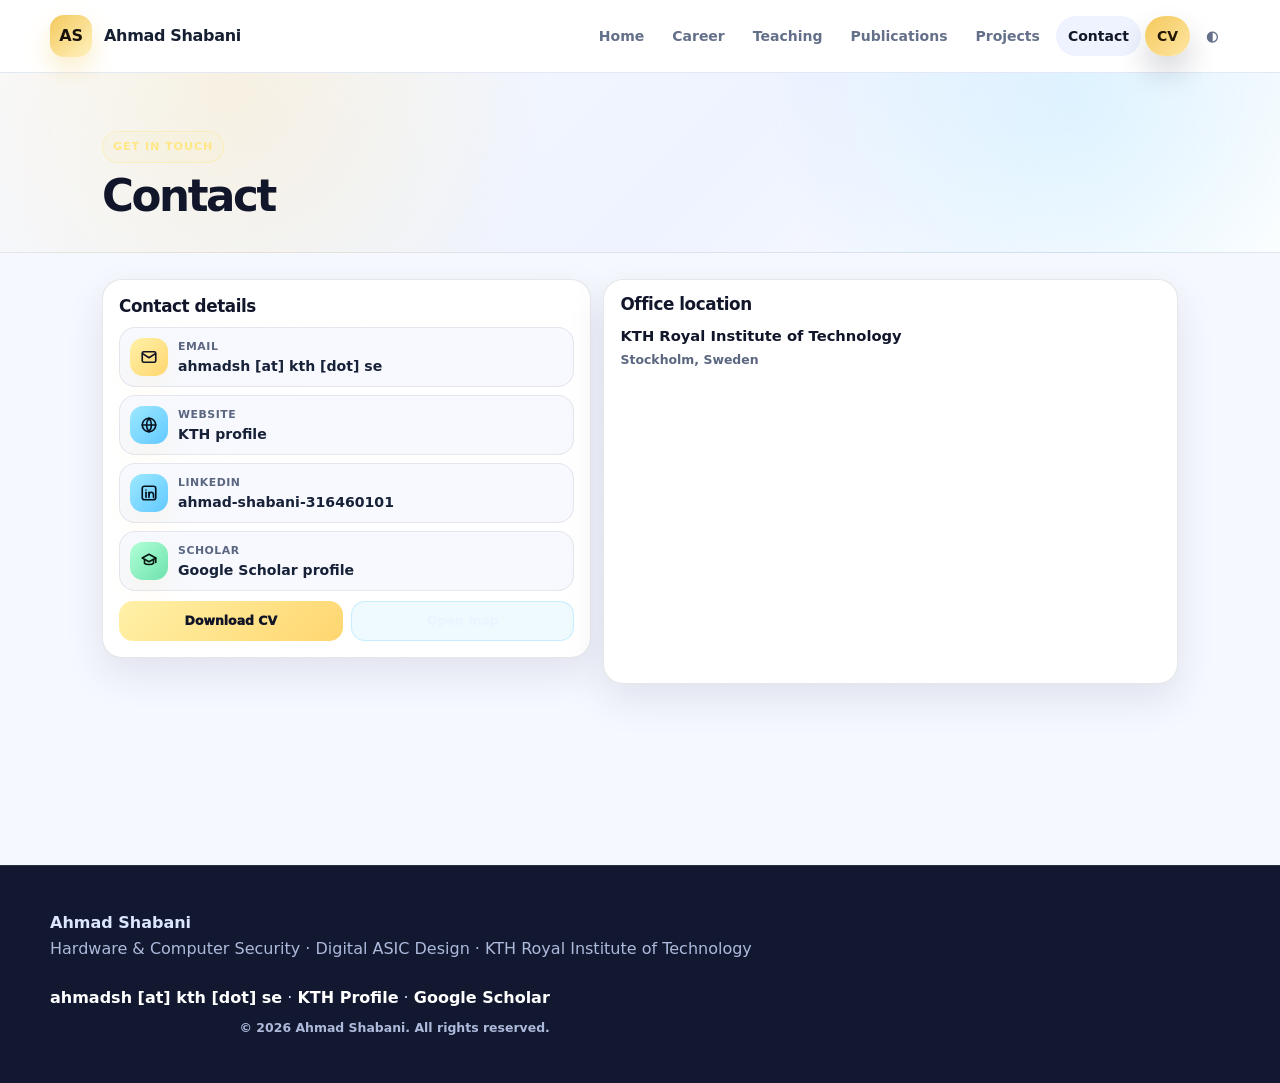
<file: contact.html>
<!doctype html>
<html lang="en">
<head>
  <meta charset="utf-8">
  <meta name="viewport" content="width=device-width, initial-scale=1">
  <title>Contact | Ahmad Shabani</title>
  <link rel="stylesheet" href="assets/css/style.css">
  <style>
/* ===== Compact Contact page ===== */
    .contact-compact-hero {
      padding: 58px 0 26px;
      background:
        radial-gradient(circle at 18% 12%, rgba(255, 231, 136, 0.13), transparent 30%),
        radial-gradient(circle at 84% 16%, rgba(112, 215, 255, 0.13), transparent 28%),
        linear-gradient(135deg, #171d34 0%, #251250 48%, #0b1024 100%);
      border-bottom: 1px solid rgba(255,255,255,0.08);
    }

    .contact-compact-hero .container,
    .contact-compact-body .container {
      max-width: 1120px;
      margin: 0 auto;
      padding: 0 22px;
    }

    .contact-compact-kicker {
      display: inline-flex;
      align-items: center;
      gap: 7px;
      padding: 6px 10px;
      border-radius: 999px;
      border: 1px solid rgba(255, 231, 136, 0.42);
      color: #ffe788;
      background: rgba(255, 231, 136, 0.08);
      font-size: 0.70rem;
      font-weight: 900;
      letter-spacing: 0.08em;
      text-transform: uppercase;
    }

    .contact-compact-hero h1 {
      margin: 12px 0 7px;
      color: #fff;
      font-size: clamp(2rem, 3.4vw, 3.35rem);
      line-height: 1;
      letter-spacing: -0.055em;
    }

    .contact-compact-hero p {
      max-width: 760px;
      margin: 0;
      color: rgba(238, 244, 255, 0.80);
      font-size: 0.92rem;
      line-height: 1.55;
    }

    .contact-compact-body {
      padding: 26px 0 52px;
      background: #080d1d;
      min-height: 68vh;
    }

    .contact-grid-compact {
      display: grid;
      grid-template-columns: 0.92fr 1.08fr;
      gap: 12px;
      align-items: start;
    }

    .contact-left-stack {
      display: grid;
      gap: 12px;
    }

    .contact-panel {
      border: 1px solid rgba(150, 170, 230, 0.20);
      border-radius: 20px;
      background:
        linear-gradient(135deg, rgba(255,255,255,0.045), transparent 36%),
        rgba(18, 26, 49, 0.86);
      overflow: hidden;
      box-shadow: 0 16px 38px rgba(0,0,0,0.18);
    }

    .contact-panel-inner {
      padding: 16px;
    }

    .contact-section-title {
      margin: 0 0 11px;
      color: #eef4ff;
      font-size: 1.05rem;
      line-height: 1.2;
      letter-spacing: -0.025em;
      font-weight: 900;
    }

    .contact-list-compact {
      display: grid;
      gap: 8px;
    }

    .contact-item-compact {
      display: grid;
      grid-template-columns: 38px minmax(0, 1fr);
      gap: 10px;
      align-items: center;
      padding: 10px;
      border-radius: 16px;
      border: 1px solid rgba(255,255,255,0.08);
      background: rgba(255,255,255,0.035);
      text-decoration: none;
      color: inherit;
      transition: transform 0.16s ease, border-color 0.16s ease, background 0.16s ease;
    }

    .contact-item-compact:hover {
      transform: translateY(-1px);
      border-color: rgba(255, 231, 136, 0.32);
      background: rgba(255, 231, 136, 0.065);
    }

    .contact-icon {
      width: 38px;
      height: 38px;
      display: inline-flex;
      align-items: center;
      justify-content: center;
      border-radius: 13px;
      color: #101426;
      background: linear-gradient(135deg, #fff1a8, #ffd66f);
      box-shadow: 0 10px 24px rgba(255, 214, 111, 0.12);
    }

    .contact-icon svg {
      width: 18px;
      height: 18px;
      stroke: currentColor;
      fill: none;
      stroke-width: 2.2;
      stroke-linecap: round;
      stroke-linejoin: round;
    }

    .contact-icon.blue {
      color: #07121f;
      background: linear-gradient(135deg, #9de8ff, #62c9ff);
    }

    .contact-icon.green {
      color: #061a12;
      background: linear-gradient(135deg, #b2ffd8, #6de2ac);
    }

    .contact-label {
      display: block;
      color: #aebbd4;
      font-size: 0.68rem;
      font-weight: 900;
      letter-spacing: 0.05em;
      text-transform: uppercase;
      margin-bottom: 2px;
    }

    .contact-value {
      display: block;
      color: #eef4ff;
      font-size: 0.88rem;
      font-weight: 800;
      line-height: 1.25;
      white-space: nowrap;
      overflow: hidden;
      text-overflow: ellipsis;
    }

    .contact-actions-row {
      display: grid;
      grid-template-columns: 1fr 1fr;
      gap: 8px;
      margin-top: 10px;
    }

    .contact-button-compact {
      display: inline-flex;
      align-items: center;
      justify-content: center;
      gap: 7px;
      min-height: 40px;
      padding: 9px 12px;
      border-radius: 14px;
      color: #101426;
      background: linear-gradient(135deg, #fff1a8, #ffd66f);
      text-decoration: none;
      font-size: 0.78rem;
      font-weight: 950;
      transition: transform 0.16s ease, filter 0.16s ease;
      white-space: nowrap;
    }

    .contact-button-compact.secondary {
      color: #eaf5ff;
      background: rgba(120, 215, 255, 0.12);
      border: 1px solid rgba(120, 215, 255, 0.34);
    }

    .contact-button-compact:hover {
      transform: translateY(-1px);
      filter: brightness(1.06);
    }

    .research-interest-panel {
      position: relative;
      overflow: hidden;
    }

    .research-interest-panel::before {
      content: "";
      position: absolute;
      inset: 0 auto 0 0;
      width: 4px;
      background: linear-gradient(180deg, #ffe788, #7dd7ff, #8d5cf6);
    }

    .research-interest-head {
      display: flex;
      align-items: center;
      gap: 10px;
      margin-bottom: 12px;
    }

    .research-interest-main-icon {
      width: 40px;
      height: 40px;
      flex: 0 0 40px;
      display: inline-flex;
      align-items: center;
      justify-content: center;
      border-radius: 15px;
      color: #101426;
      background: linear-gradient(135deg, #fff1a8, #ffd66f);
      box-shadow: 0 14px 34px rgba(255, 214, 111, 0.13);
    }

    .research-interest-main-icon svg {
      width: 20px;
      height: 20px;
      stroke: currentColor;
      fill: none;
      stroke-width: 2.1;
      stroke-linecap: round;
      stroke-linejoin: round;
    }

    .research-interest-title-wrap h2 {
      margin: 0;
      color: #eef4ff;
      font-size: 1.02rem;
      line-height: 1.2;
      letter-spacing: -0.02em;
      font-weight: 950;
    }

    .research-interest-title-wrap p {
      margin: 2px 0 0;
      color: #aebbd4;
      font-size: 0.72rem;
      line-height: 1.35;
      font-weight: 700;
    }

    .research-interest-grid {
      display: grid;
      grid-template-columns: 1fr;
      gap: 7px;
    }

    .research-interest-item {
      display: grid;
      grid-template-columns: 32px minmax(0, 1fr);
      align-items: center;
      gap: 9px;
      padding: 8px 9px;
      border-radius: 15px;
      border: 1px solid rgba(255,255,255,0.08);
      background:
        linear-gradient(135deg, rgba(255,255,255,0.045), transparent 46%),
        rgba(255,255,255,0.032);
    }

    .research-interest-icon {
      width: 32px;
      height: 32px;
      display: inline-flex;
      align-items: center;
      justify-content: center;
      border-radius: 12px;
      color: #eaf5ff;
      background: rgba(125, 215, 255, 0.12);
      border: 1px solid rgba(125, 215, 255, 0.22);
    }

    .research-interest-icon.gold {
      color: #fff0a5;
      background: rgba(255, 231, 136, 0.10);
      border-color: rgba(255, 231, 136, 0.25);
    }

    .research-interest-icon.green {
      color: #b9ffd9;
      background: rgba(126, 224, 178, 0.10);
      border-color: rgba(126, 224, 178, 0.22);
    }

    .research-interest-icon.purple {
      color: #dfc9ff;
      background: rgba(141, 92, 246, 0.12);
      border-color: rgba(141, 92, 246, 0.25);
    }

    .research-interest-icon svg {
      width: 16px;
      height: 16px;
      stroke: currentColor;
      fill: none;
      stroke-width: 2.15;
      stroke-linecap: round;
      stroke-linejoin: round;
    }

    .research-interest-text {
      color: #e8f0ff;
      font-size: 0.78rem;
      line-height: 1.25;
      font-weight: 850;
      letter-spacing: -0.005em;
    }

    .address-card-compact {
      padding: 14px 16px 0;
    }

    .address-line {
      margin: 0;
      color: #eef4ff;
      font-size: 0.92rem;
      font-weight: 850;
      line-height: 1.45;
    }

    .address-muted {
      color: #aebbd4;
      font-size: 0.78rem;
      font-weight: 750;
      margin-top: 4px;
    }

    .map-frame-compact {
      margin-top: 12px;
      border-radius: 0 0 20px 20px;
      overflow: hidden;
      border-top: 1px solid rgba(255,255,255,0.08);
      height: 300px;
      background: rgba(255,255,255,0.04);
    }

    .map-frame-compact iframe {
      width: 100%;
      height: 100%;
      border: 0;
      display: block;
      filter: saturate(0.92) contrast(1.03);
    }

    @media (max-width: 900px) {
      .contact-grid-compact {
        grid-template-columns: 1fr;
      }

      .map-frame-compact {
        height: 280px;
      }
    }

    @media (max-width: 560px) {
      .contact-compact-hero {
        padding: 52px 0 24px;
      }

      .contact-actions-row {
        grid-template-columns: 1fr;
      }

      .contact-value {
        white-space: normal;
      }
    }
  
    /* Page-specific theme support matching the shared Teaching topbar */
    body.light-theme .contact-compact-hero,
    body:not(.dark) .contact-compact-hero {
      background:
        radial-gradient(circle at 18% 12%, rgba(255, 214, 111, 0.20), transparent 30%),
        radial-gradient(circle at 84% 16%, rgba(112, 215, 255, 0.18), transparent 28%),
        linear-gradient(135deg, #f8faff 0%, #eef3ff 55%, #ffffff 100%);
      border-bottom-color: rgba(17,22,42,0.08);
    }

    body.light-theme .contact-compact-body,
    body:not(.dark) .contact-compact-body {
      background: #f6f8ff;
    }

    body.light-theme .contact-panel,
    body:not(.dark) .contact-panel {
      background:
        linear-gradient(135deg, rgba(255,255,255,0.72), transparent 36%),
        #ffffff;
      border-color: rgba(17,22,42,0.10);
      box-shadow: 0 16px 38px rgba(31,43,77,0.10);
    }

    body.light-theme .contact-compact-hero h1,
    body:not(.dark) .contact-compact-hero h1,
    body.light-theme .contact-section-title,
    body:not(.dark) .contact-section-title,
    body.light-theme .research-interest-title-wrap h2,
    body:not(.dark) .research-interest-title-wrap h2,
    body.light-theme .address-line,
    body:not(.dark) .address-line {
      color: #11162a;
    }

    body.light-theme .contact-compact-hero p,
    body:not(.dark) .contact-compact-hero p,
    body.light-theme .address-muted,
    body:not(.dark) .address-muted,
    body.light-theme .research-interest-title-wrap p,
    body:not(.dark) .research-interest-title-wrap p,
    body.light-theme .contact-label,
    body:not(.dark) .contact-label {
      color: #5b6780;
    }

    body.light-theme .contact-item-compact,
    body:not(.dark) .contact-item-compact,
    body.light-theme .research-interest-item,
    body:not(.dark) .research-interest-item {
      background: #f7f9ff;
      border-color: rgba(17,22,42,0.08);
    }

    body.light-theme .contact-value,
    body:not(.dark) .contact-value,
    body.light-theme .research-interest-text,
    body:not(.dark) .research-interest-text {
      color: #172238;
    }

    body.dark .contact-compact-hero {
      background:
        radial-gradient(circle at 18% 12%, rgba(255, 231, 136, 0.13), transparent 30%),
        radial-gradient(circle at 84% 16%, rgba(112, 215, 255, 0.13), transparent 28%),
        linear-gradient(135deg, #171d34 0%, #251250 48%, #0b1024 100%);
      border-bottom-color: rgba(255,255,255,0.08);
    }

    body.dark .contact-compact-body {
      background: #080d1d;
    }

    body.dark .contact-panel {
      background:
        linear-gradient(135deg, rgba(255,255,255,0.045), transparent 36%),
        rgba(18, 26, 49, 0.86);
      border-color: rgba(150, 170, 230, 0.20);
      box-shadow: 0 16px 38px rgba(0,0,0,0.18);
    }

    body.dark .contact-compact-hero h1,
    body.dark .contact-section-title,
    body.dark .research-interest-title-wrap h2,
    body.dark .address-line {
      color: #ffffff;
    }

    body.dark .contact-compact-hero p,
    body.dark .address-muted,
    body.dark .research-interest-title-wrap p,
    body.dark .contact-label {
      color: #aebbd4;
    }

    body.dark .contact-item-compact,
    body.dark .research-interest-item {
      background: rgba(255,255,255,0.035);
      border-color: rgba(255,255,255,0.08);
    }

    body.dark .contact-value,
    body.dark .research-interest-text {
      color: #eef4ff;
    }

    .research-interest-main-icon,
    .research-interest-icon {
      font-size: 1rem;
      line-height: 1;
    }

    .research-interest-main-icon {
      font-size: 1.1rem;
      font-weight: 900;
    }

  
    /* Safety: keep menu visible while scrolling */
    .topbar {
      position: sticky !important;
      top: 0 !important;
      z-index: 9999 !important;
      backdrop-filter: blur(18px) !important;
      -webkit-backdrop-filter: blur(18px) !important;
    }

  </style>
</head>
<body>
<header class="topbar">
  <div class="container nav">
    <a class="brand" href="index.html"><span class="logo">AS</span><span>Ahmad Shabani</span></a>
    <button class="mobile-menu" data-nav-toggle>Menu</button>
    <nav class="nav-links">
      <a href="index.html">Home</a>
      <a href="career.html">Career</a>
      <a href="teaching.html">Teaching</a>
      <a href="publications.html">Publications</a>
      <a href="projects.html">Projects</a>
      <a class="active" href="contact.html">Contact</a>
      <a class="btn gold" href="files/Ahmad_Shabani_CV.pdf" target="_blank">CV</a>
      <button type="button" data-theme-toggle>◐</button>
    </nav>
  </div>
</header>

<main>
    <section class="contact-compact-hero">
      <div class="container">
        <span class="contact-compact-kicker">Get in touch</span>
        <h1>Contact</h1>
      </div>
    </section>

    <section class="contact-compact-body">
      <div class="container">
        <div class="contact-grid-compact">
          <aside class="contact-left-stack">
            <section class="contact-panel">
              <div class="contact-panel-inner">
                <h2 class="contact-section-title">Contact details</h2>

                <div class="contact-list-compact">
                  <div class="contact-item-compact" role="group" aria-label="Email address is written in protected format">
                    <span class="contact-icon">
                      <svg viewBox="0 0 24 24" aria-hidden="true">
                        <rect x="3" y="5" width="18" height="14" rx="2"></rect>
                        <path d="M3.5 7.5 12 13l8.5-5.5"></path>
                      </svg>
                    </span>
                    <span>
                      <span class="contact-label">Email</span>
                      <span class="contact-value">ahmadsh [at] kth [dot] se</span>
                    </span>
                  </div>

                  <a class="contact-item-compact" href="https://kth.se/profile/ahmadsh" target="_blank" rel="noopener">
                    <span class="contact-icon blue">
                      <svg viewBox="0 0 24 24" aria-hidden="true">
                        <circle cx="12" cy="12" r="9"></circle>
                        <path d="M3 12h18"></path>
                        <path d="M12 3a14 14 0 0 1 0 18"></path>
                        <path d="M12 3a14 14 0 0 0 0 18"></path>
                      </svg>
                    </span>
                    <span>
                      <span class="contact-label">Website</span>
                      <span class="contact-value">KTH profile</span>
                    </span>
                  </a>

                  <a class="contact-item-compact" href="https://linkedin.com/in/ahmad-shabani-316460101/" target="_blank" rel="noopener">
                    <span class="contact-icon blue">
                      <svg viewBox="0 0 24 24" aria-hidden="true">
                        <path d="M8 11v7"></path>
                        <path d="M8 8v.01"></path>
                        <path d="M12 18v-7"></path>
                        <path d="M12 14.5c0-2 1.2-3.5 3-3.5s3 1.2 3 3.8V18"></path>
                        <rect x="3" y="3" width="18" height="18" rx="3"></rect>
                      </svg>
                    </span>
                    <span>
                      <span class="contact-label">LinkedIn</span>
                      <span class="contact-value">ahmad-shabani-316460101</span>
                    </span>
                  </a>

                  <a class="contact-item-compact" href="https://scholar.google.com/citations?user=iU2Rx7UAAAAJ" target="_blank" rel="noopener">
                    <span class="contact-icon green">
                      <svg viewBox="0 0 24 24" aria-hidden="true">
                        <path d="M12 3 3 8l9 5 9-5-9-5Z"></path>
                        <path d="M6 10.5V15c1.8 2.2 10.2 2.2 12 0v-4.5"></path>
                        <path d="M21 8v6"></path>
                      </svg>
                    </span>
                    <span>
                      <span class="contact-label">Scholar</span>
                      <span class="contact-value">Google Scholar profile</span>
                    </span>
                  </a>
                </div>

                <div class="contact-actions-row">
                  <a class="contact-button-compact" href="files/Ahmad_Shabani_CV.pdf" target="_blank" rel="noopener">Download CV</a>
                  <a class="contact-button-compact secondary" href="https://maps.google.com/?q=KTH%20Royal%20Institute%20of%20Technology%20Stockholm%20Sweden" target="_blank" rel="noopener">Open map</a>
                </div>
              </div>
            </section>
</aside>

          <section class="contact-panel">
            <div class="address-card-compact">
              <h2 class="contact-section-title">Office location</h2>
              <p class="address-line">KTH Royal Institute of Technology</p>
              <p class="address-muted">Stockholm, Sweden</p>
            </div>
            <div class="map-frame-compact" aria-label="Map showing KTH Royal Institute of Technology, Stockholm">
              <iframe
                title="Map to KTH Royal Institute of Technology, Stockholm"
                loading="lazy"
                referrerpolicy="no-referrer-when-downgrade"
                src="https://www.google.com/maps?q=KTH%20Royal%20Institute%20of%20Technology%20Stockholm%20Sweden&output=embed">
              </iframe>
            </div>
          </section>
        </div>
      </div>
    </section>
  </main>

<footer class="footer">
  <div class="container footer-grid">
    <div>
      <strong>Ahmad Shabani</strong>
      <div class="muted">Hardware &amp; Computer Security · Digital ASIC Design · KTH Royal Institute of Technology</div>
    </div>
    <div class="footer-links">
      <span class="email-obfuscated">ahmadsh [at] kth [dot] se</span> ·
      <a href="https://kth.se/profile/ahmadsh" target="_blank" rel="noopener">KTH Profile</a> ·
      <a href="https://scholar.google.com/citations?user=iU2Rx7UAAAAJ" target="_blank" rel="noopener">Google Scholar</a>
      <div class="copyright">© <span data-current-year>2026</span> Ahmad Shabani. All rights reserved.</div>
    </div>
  </div>
</footer>
<script src="assets/js/main.js"></script>

<script>
  (function () {
    const applyTheme = (mode) => {
      const isDark = mode === 'dark';
      document.documentElement.classList.toggle('dark', isDark);
      document.documentElement.classList.toggle('light-theme', !isDark);
      document.body.classList.toggle('dark', isDark);
      document.body.classList.toggle('light-theme', !isDark);
      localStorage.setItem('theme', mode);
      localStorage.setItem('site-theme', mode);
    };

    const saved = localStorage.getItem('theme') || localStorage.getItem('site-theme');
    if (saved === 'dark' || saved === 'light') {
      applyTheme(saved);
    }

    document.querySelectorAll('[data-theme-toggle]').forEach((button) => {
      button.addEventListener('click', function (event) {
        event.preventDefault();
        event.stopImmediatePropagation();
        const nowDark = document.body.classList.contains('dark') || document.documentElement.classList.contains('dark');
        applyTheme(nowDark ? 'light' : 'dark');
      }, true);
    });
  })();
</script>

</body>
</html>
</file>
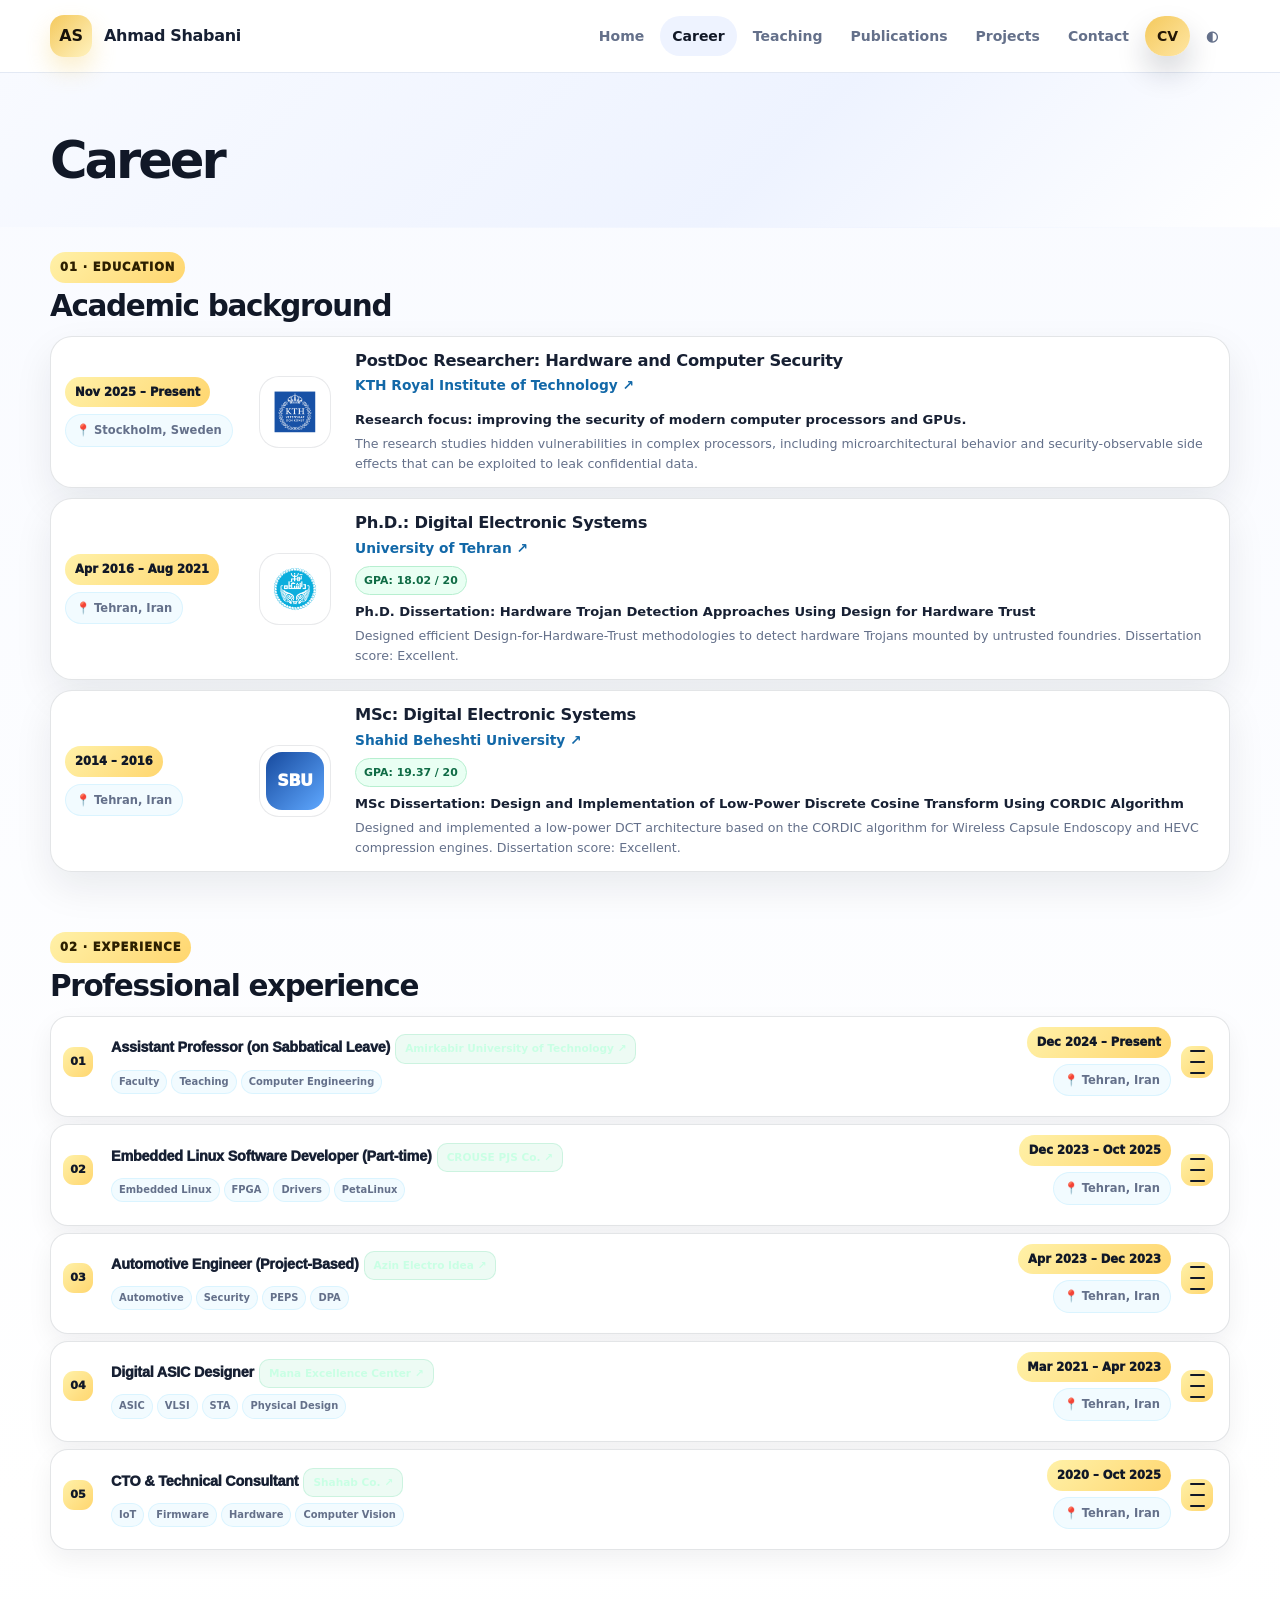
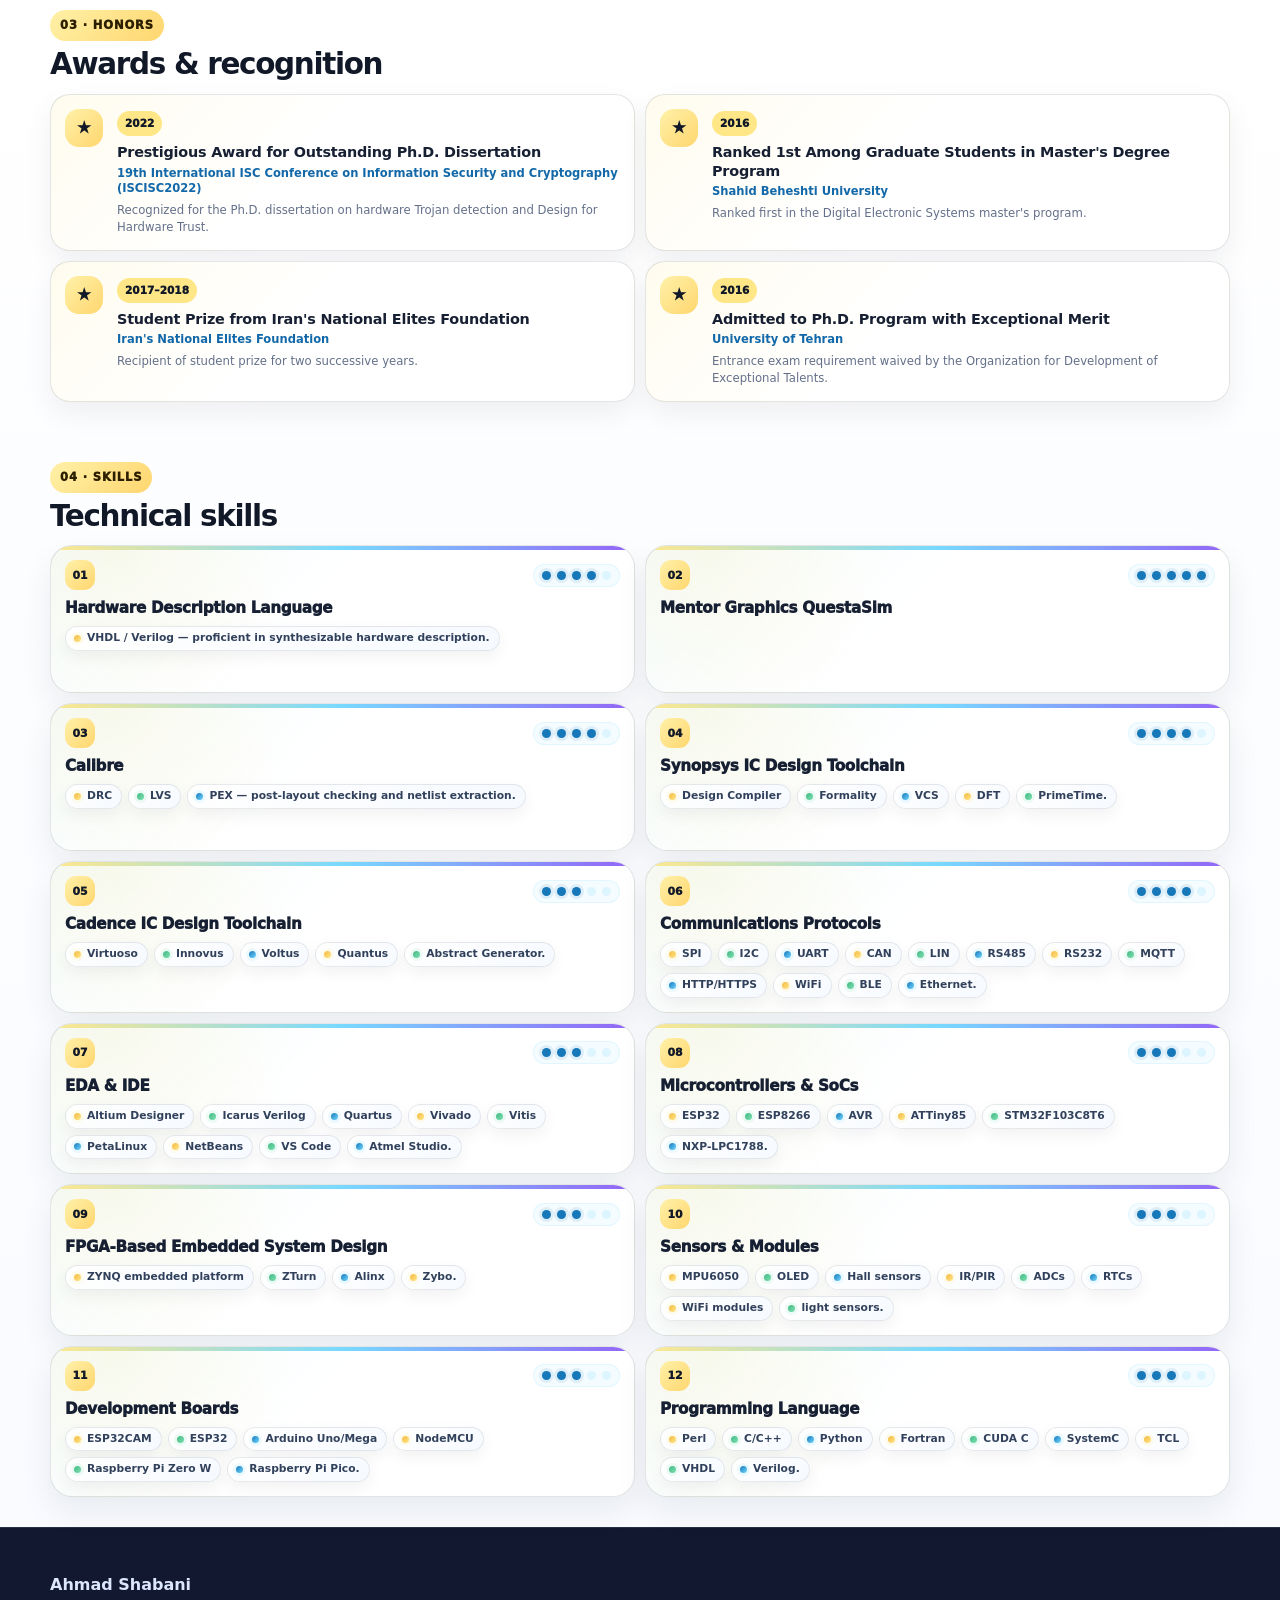
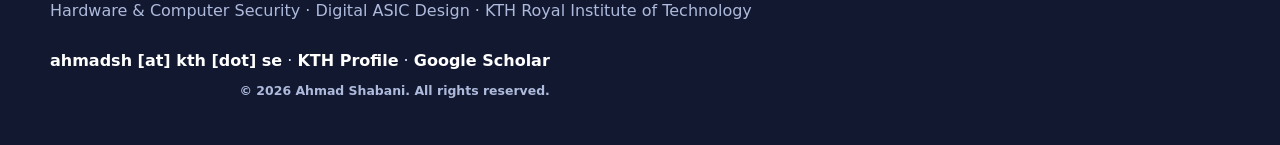
<file: education.html>
<!doctype html>
<html lang="en">
<head>
  <meta charset="utf-8">
  <meta http-equiv="refresh" content="0; url=career.html">
  <meta name="viewport" content="width=device-width, initial-scale=1">
  <title>Education | Ahmad Shabani</title>
  <link rel="canonical" href="career.html">
  <script>window.location.replace("career.html");</script>
</head>
<body>
  <p>Redirecting to <a href="career.html">career.html</a>…</p>
</body>
</html>
</file>
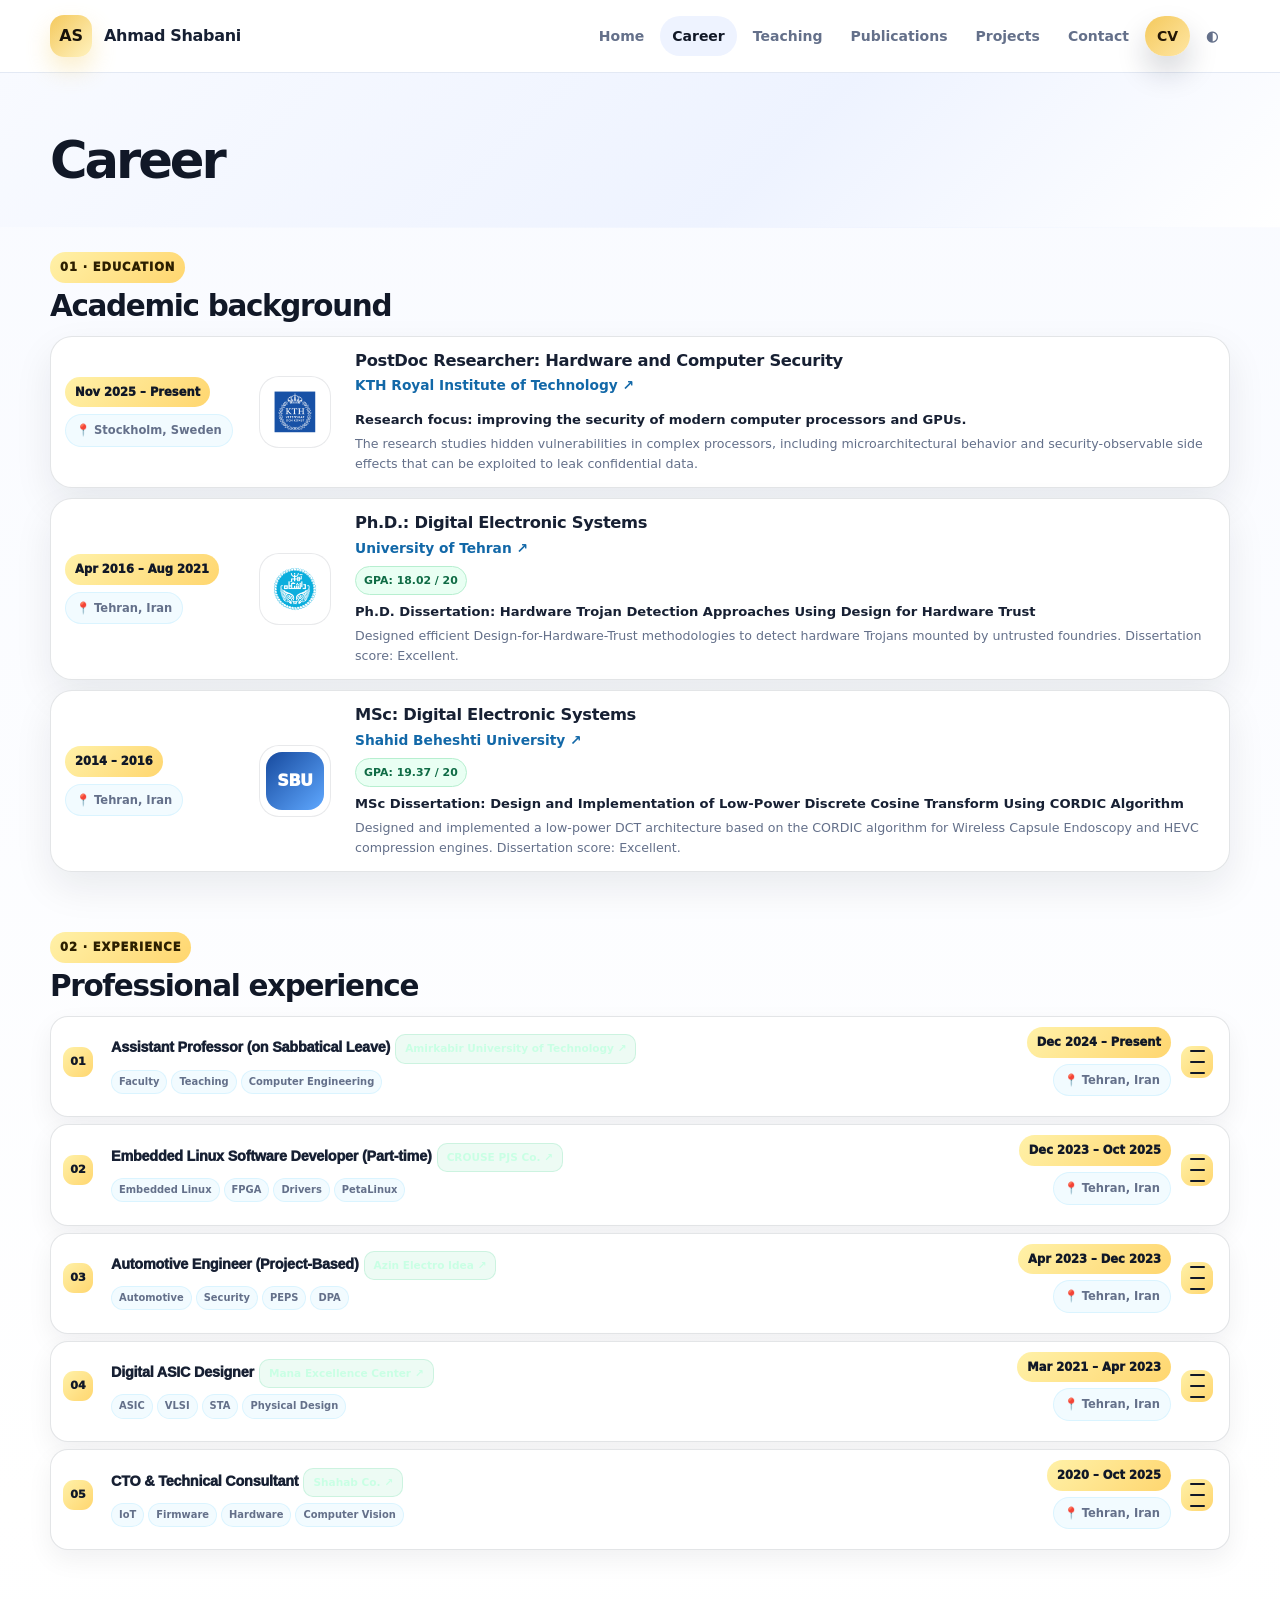
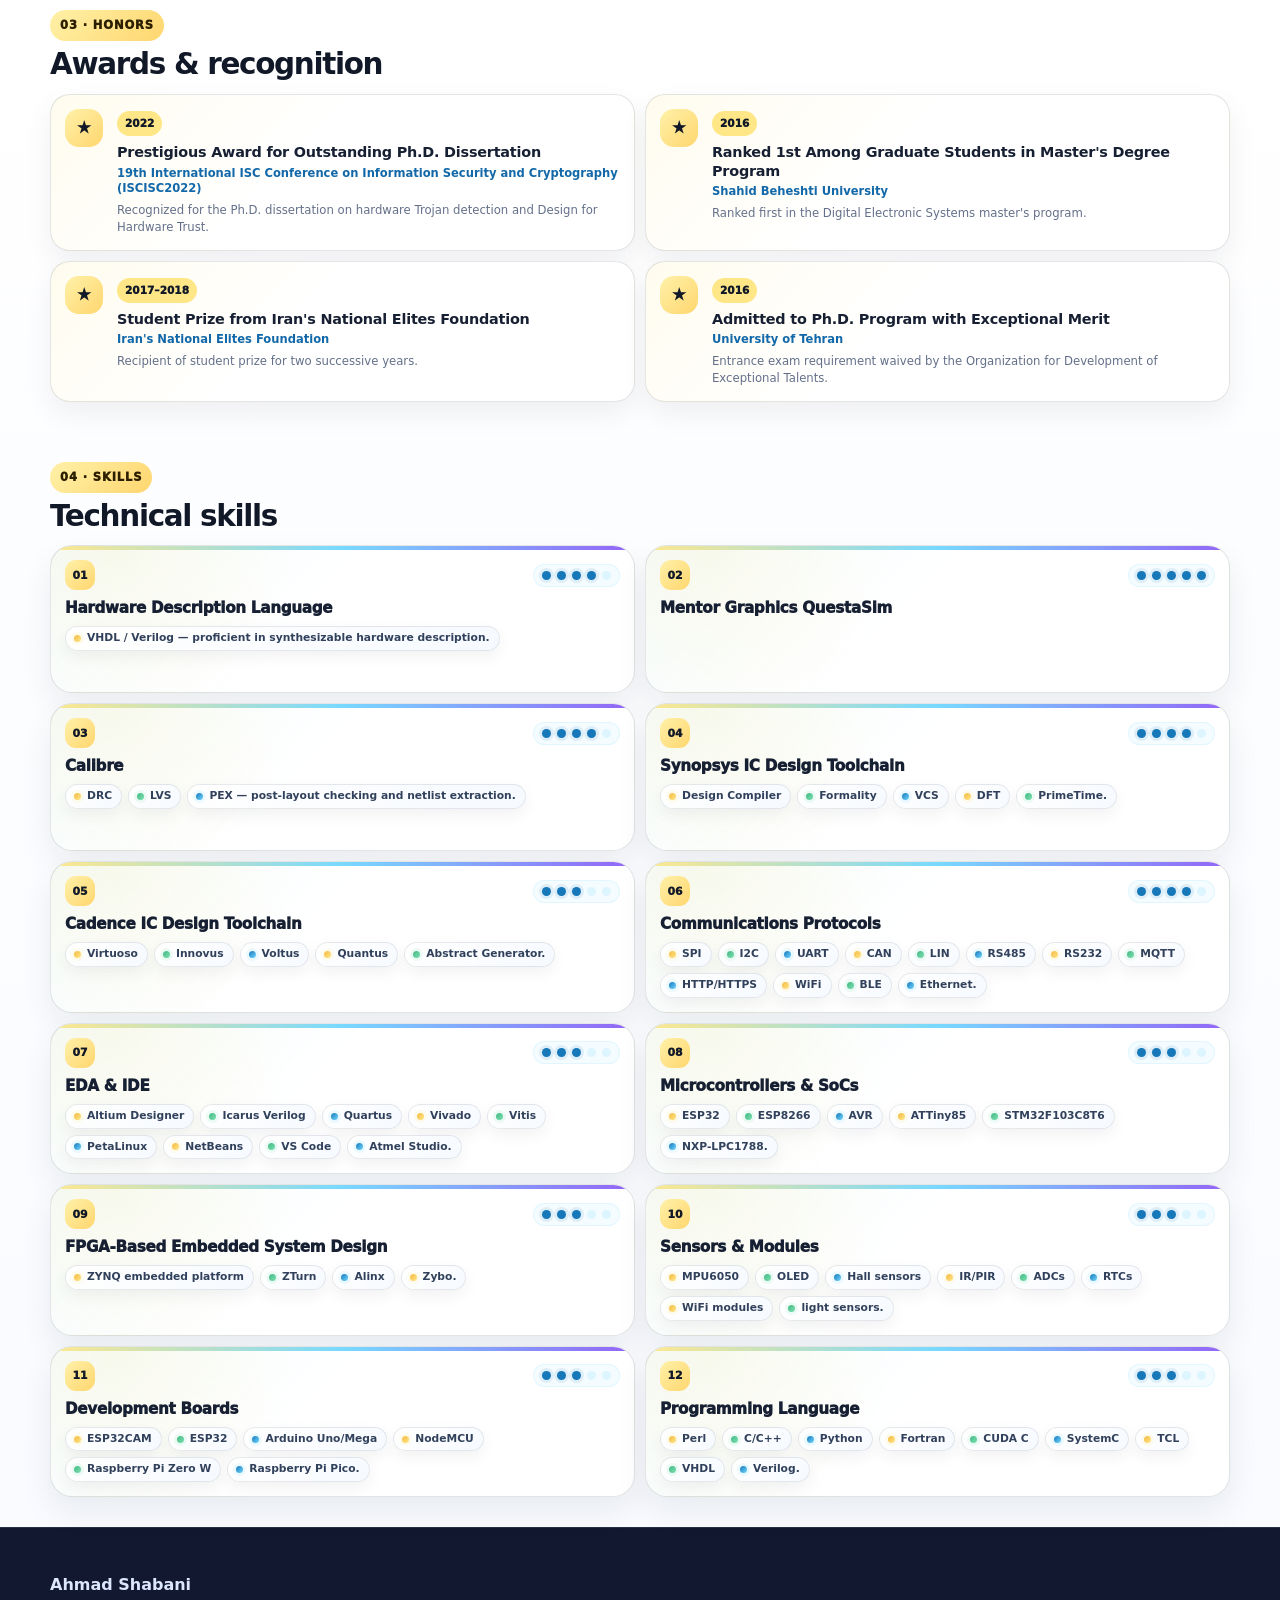
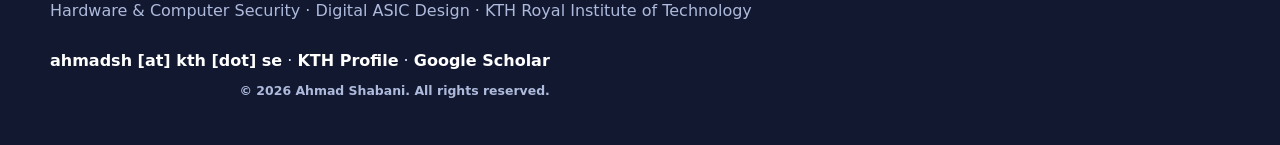
<file: experience.html>
<!doctype html>
<html lang="en">
<head>
  <meta charset="utf-8">
  <meta http-equiv="refresh" content="0; url=career.html">
  <meta name="viewport" content="width=device-width, initial-scale=1">
  <title>Experience | Ahmad Shabani</title>
  <link rel="canonical" href="career.html">
  <script>window.location.replace("career.html");</script>
</head>
<body>
  <p>Redirecting to <a href="career.html">career.html</a>…</p>
</body>
</html>
</file>
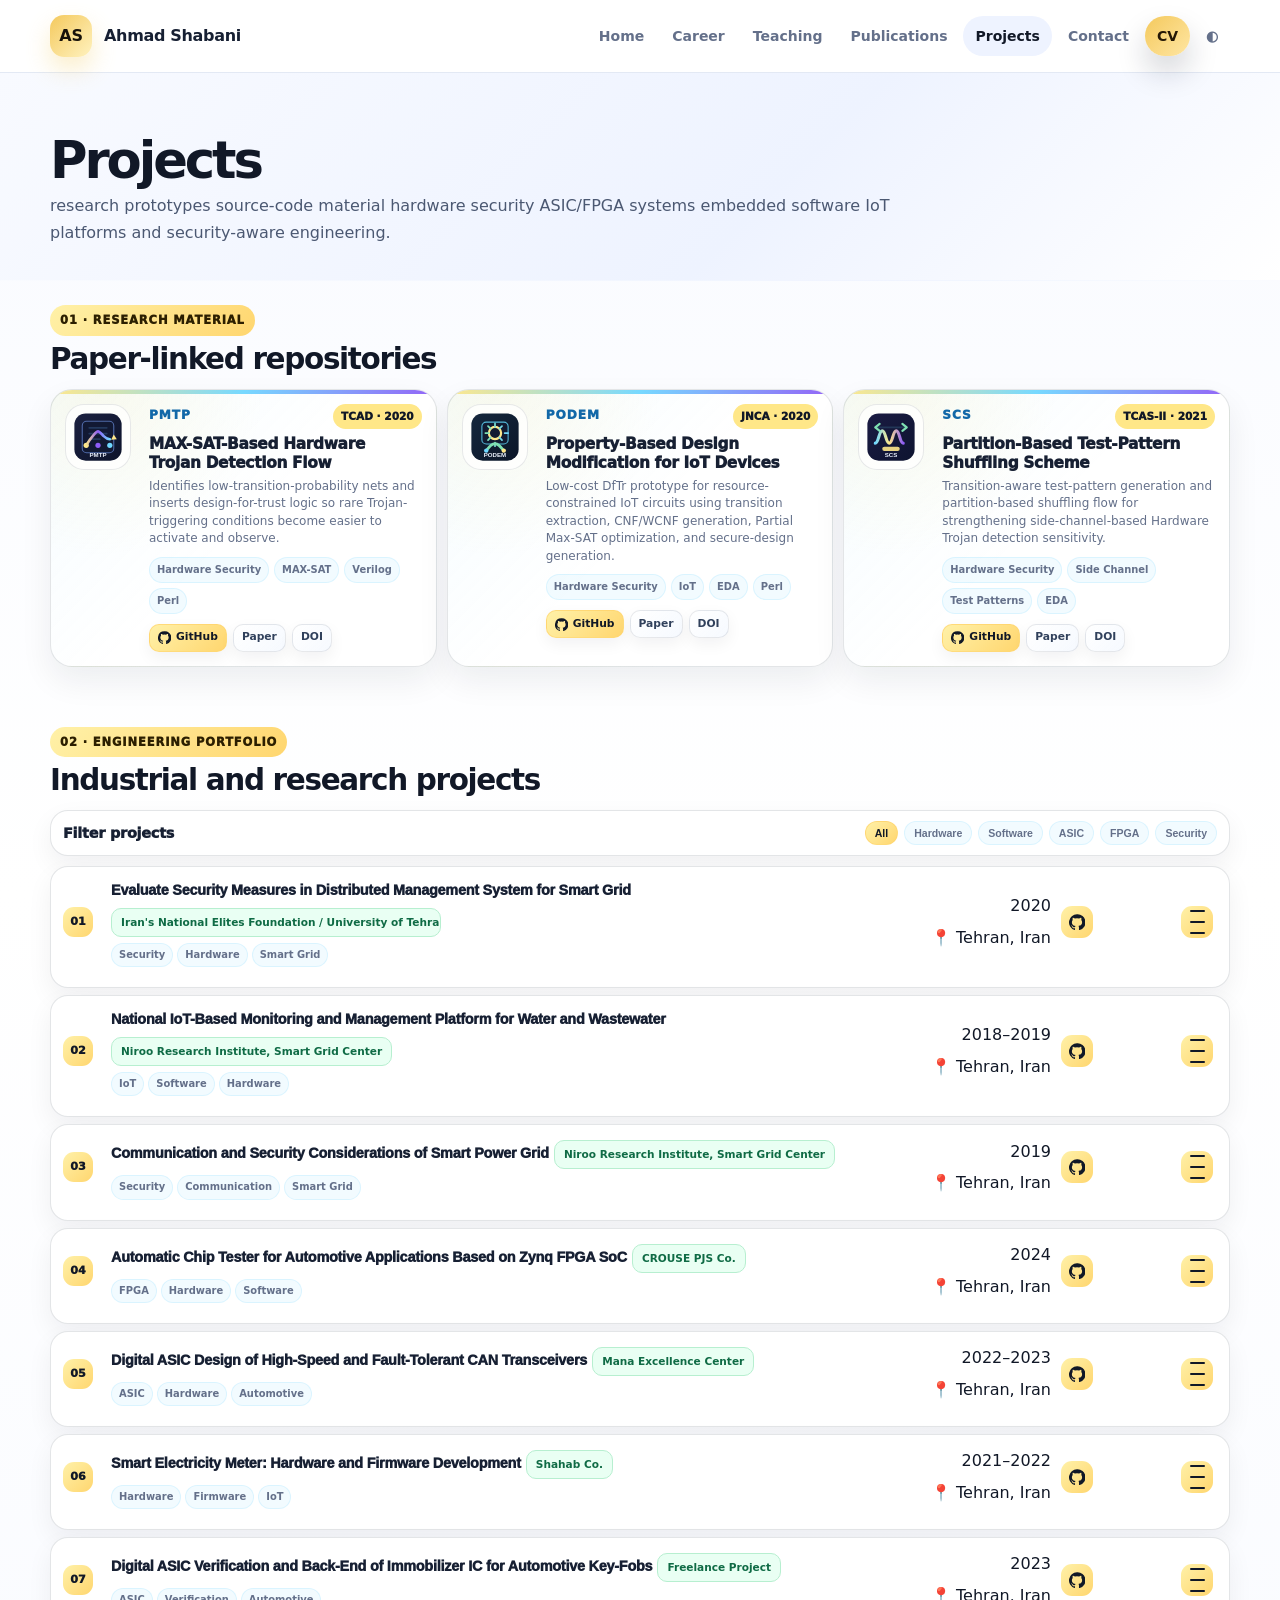
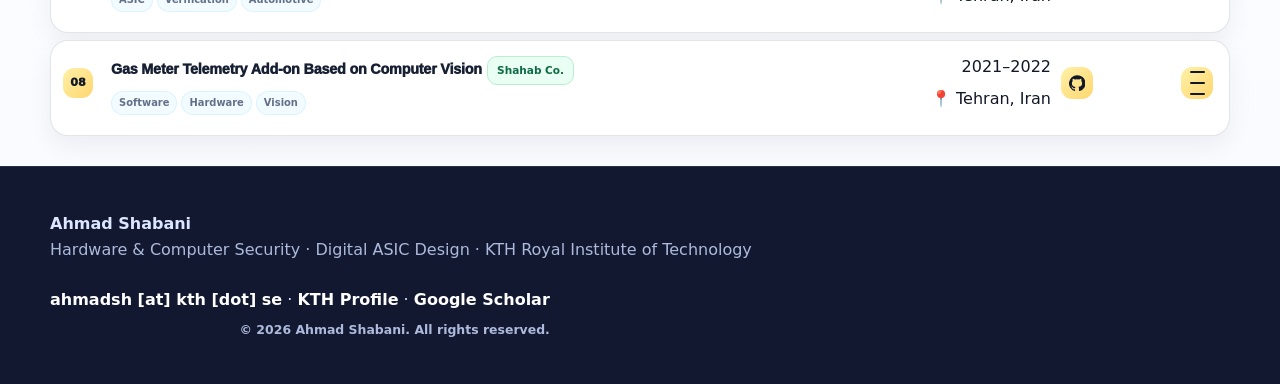
<file: projects.html>
<!doctype html>
<html lang="en">
<head>
  <meta charset="utf-8">
  <meta name="viewport" content="width=device-width, initial-scale=1">
  <title>Projects | Ahmad Shabani</title>
  <link rel="stylesheet" href="assets/css/style.css">
  <style>

    .career-hero {
      padding: 62px 0 34px;
      background:
        radial-gradient(circle at 18% 12%, rgba(255, 231, 136, 0.18), transparent 28%),
        radial-gradient(circle at 82% 18%, rgba(112, 215, 255, 0.16), transparent 26%),
        linear-gradient(135deg, var(--hero-a, #18203d), var(--hero-b, #311866) 58%, var(--hero-c, #0b1024));
      border-bottom: 1px solid var(--border, rgba(255,255,255,0.09));
    }
    .career-hero h1 {
      margin: 0 0 8px;
      color: #fff;
      font-size: clamp(2.25rem, 4vw, 4.25rem);
      line-height: 0.98;
      letter-spacing: -0.06em;
    }
    .career-hero p {
      max-width: 860px;
      margin: 0;
      color: rgba(238,244,255,0.82);
      font-size: 1rem;
      line-height: 1.65;
    }
    body:not(.dark) .career-hero {
      background: linear-gradient(135deg, #f8faff, #eef3ff 60%, #ffffff);
    }
    body:not(.dark) .career-hero h1 { color: #111827; }
    body:not(.dark) .career-hero p { color: #4b5872; }

    .career-section {
      padding: 30px 0;
    }
    .career-section.compact-top { padding-top: 24px; }
    .career-section-head {
      display: flex;
      align-items: end;
      justify-content: space-between;
      gap: 16px;
      margin-bottom: 14px;
    }
    .career-section-kicker {
      display: inline-flex;
      align-items: center;
      gap: 8px;
      padding: 6px 10px;
      border-radius: 999px;
      color: #2c1f00;
      background: linear-gradient(135deg, #fff1a8, #ffd66f);
      font-size: 0.72rem;
      font-weight: 950;
      text-transform: uppercase;
      letter-spacing: 0.075em;
    }
    .career-section-title {
      margin: 8px 0 0;
      color: var(--text, #f8fafc);
      font-size: clamp(1.55rem, 2.3vw, 2.25rem);
      letter-spacing: -0.045em;
    }
    body:not(.dark) .career-section-title { color: #111827; }

    .project-research-grid {
      display: grid;
      grid-template-columns: repeat(3, minmax(0, 1fr));
      gap: 10px;
    }

    .project-research-card {
      position: relative;
      display: grid;
      grid-template-columns: 72px minmax(0, 1fr);
      gap: 12px;
      padding: 14px;
      border-radius: 22px;
      background:
        radial-gradient(circle at 12% 0%, rgba(255, 231, 136, 0.14), transparent 38%),
        linear-gradient(135deg, rgba(125, 215, 255, 0.08), transparent 50%),
        var(--card, #ffffff);
      border: 1px solid var(--border, rgba(30,41,59,0.12));
      box-shadow: 0 14px 32px rgba(15,23,42,0.07);
      overflow: hidden;
    }
    body.dark .project-research-card {
      background:
        radial-gradient(circle at 12% 0%, rgba(255, 231, 136, 0.11), transparent 38%),
        linear-gradient(135deg, rgba(125, 215, 255, 0.08), transparent 50%),
        rgba(17,24,39,0.92);
      border-color: rgba(255,255,255,0.10);
    }
    .project-research-card::before {
      content: "";
      position: absolute;
      inset: 0 0 auto 0;
      height: 4px;
      background: linear-gradient(90deg, #ffe788, #70d7ff, #8d5cf6);
      opacity: 0.95;
    }

    .project-icon-frame {
      width: 66px;
      height: 66px;
      display: grid;
      place-items: center;
      border-radius: 19px;
      background: rgba(255,255,255,0.72);
      border: 1px solid rgba(30,41,59,0.10);
      overflow: hidden;
    }
    body.dark .project-icon-frame {
      background: rgba(255,255,255,0.08);
      border-color: rgba(255,255,255,0.10);
    }
    .project-icon-frame img {
      width: 56px;
      height: 56px;
      object-fit: contain;
    }

    .project-research-body h3 {
      margin: 0 0 5px;
      color: var(--text, #111827);
      font-size: 0.96rem;
      line-height: 1.25;
      letter-spacing: -0.02em;
      font-weight: 950;
    }
    body.dark .project-research-body h3 { color: #eef4ff; }

    .project-code-row {
      display: flex;
      align-items: center;
      justify-content: space-between;
      gap: 8px;
      margin-bottom: 6px;
    }
    .project-code {
      color: #1268a8;
      font-size: 0.76rem;
      font-weight: 950;
      letter-spacing: 0.075em;
      text-transform: uppercase;
    }
    body.dark .project-code { color: #70d7ff; }
    .project-year-pill {
      display: inline-flex;
      width: fit-content;
      padding: 4px 8px;
      border-radius: 999px;
      color: #111827;
      background: #ffe788;
      font-size: 0.66rem;
      font-weight: 950;
      white-space: nowrap;
    }

    .project-desc {
      margin: 0 0 9px;
      color: var(--muted, #64748b);
      font-size: 0.75rem;
      line-height: 1.45;
    }
    body.dark .project-desc { color: #aebbd4; }

    .project-mini-tags {
      display: flex;
      flex-wrap: wrap;
      gap: 5px;
      margin: 0 0 10px;
    }
    .project-mini-tags span {
      padding: 4px 7px;
      border-radius: 999px;
      background: rgba(125, 215, 255, 0.10);
      border: 1px solid rgba(125, 215, 255, 0.20);
      color: var(--muted, #64748b);
      font-size: 0.62rem;
      font-weight: 850;
    }
    body.dark .project-mini-tags span { color: #cfd9f0; }

    .project-links {
      display: flex;
      flex-wrap: wrap;
      gap: 6px;
    }
    .project-link {
      display: inline-flex;
      align-items: center;
      gap: 5px;
      min-height: 28px;
      padding: 6px 8px;
      border-radius: 10px;
      color: #31415c;
      background: linear-gradient(135deg, rgba(255,255,255,0.86), rgba(245,249,255,0.92));
      border: 1px solid rgba(30,41,59,0.10);
      box-shadow: 0 6px 16px rgba(15,23,42,0.055);
      text-decoration: none;
      font-size: 0.67rem;
      font-weight: 900;
      line-height: 1;
    }
    body.dark .project-link {
      color: #e7efff;
      background: linear-gradient(135deg, rgba(255,255,255,0.070), rgba(255,255,255,0.035));
      border-color: rgba(255,255,255,0.10);
      box-shadow: 0 8px 18px rgba(0,0,0,0.16);
    }
    .project-link.github {
      color: #111827;
      background: linear-gradient(135deg, #fff1a8, #ffd66f);
      border-color: rgba(255, 214, 111, 0.72);
    }
    .project-link svg {
      width: 13px;
      height: 13px;
      fill: currentColor;
    }

    .project-filter-bar {
      display: flex;
      align-items: center;
      justify-content: space-between;
      gap: 14px;
      margin-bottom: 10px;
      padding: 10px 12px;
      border-radius: 18px;
      background: var(--card, #fff);
      border: 1px solid var(--border, rgba(30,41,59,0.12));
      box-shadow: 0 10px 26px rgba(15,23,42,0.06);
    }
    body.dark .project-filter-bar {
      background: rgba(17,24,39,0.92);
      border-color: rgba(255,255,255,0.10);
    }
    .project-filter-title {
      color: var(--text, #111827);
      font-size: 0.90rem;
      font-weight: 950;
      letter-spacing: -0.015em;
    }
    body.dark .project-filter-title { color: #eef4ff; }

    .project-filters {
      display: flex;
      flex-wrap: wrap;
      justify-content: flex-end;
      gap: 6px;
    }
    .project-filter {
      border: 1px solid rgba(125, 215, 255, 0.20);
      background: rgba(125, 215, 255, 0.10);
      color: var(--muted, #64748b);
      padding: 5px 9px;
      border-radius: 999px;
      font-size: 0.66rem;
      font-weight: 900;
      cursor: pointer;
    }
    body.dark .project-filter { color: #cfd9f0; }
    .project-filter.active,
    .project-filter:hover {
      color: #111827;
      background: linear-gradient(135deg, #fff1a8, #ffd66f);
      border-color: rgba(255, 214, 111, 0.72);
    }

    .project-job-list {
      display: grid;
      gap: 7px;
    }
    .project-job-row {
      display: grid;
      grid-template-columns: 38px minmax(0, 1fr) 170px 110px 36px;
      gap: 10px;
      align-items: center;
      padding: 10px 12px;
      border-radius: 18px;
      background: var(--card, #fff);
      border: 1px solid var(--border, rgba(30,41,59,0.12));
      box-shadow: 0 10px 26px rgba(15,23,42,0.06);
      cursor: pointer;
    }
    body.dark .project-job-row {
      background: rgba(17,24,39,0.92);
      border-color: rgba(255,255,255,0.10);
    }

    .project-number {
      width: 30px;
      height: 30px;
      display: grid;
      place-items: center;
      border-radius: 11px;
      background: linear-gradient(135deg, #fff1a8, #ffd66f);
      color: #111827;
      font-size: 0.70rem;
      font-weight: 950;
    }
    .project-title-button {
      border: 0;
      padding: 0;
      margin: 0;
      background: transparent;
      color: var(--text, #111827);
      font-size: 0.90rem;
      font-weight: 950;
      letter-spacing: -0.015em;
      text-align: left;
      cursor: pointer;
      line-height: 1.25;
    }
    body.dark .project-title-button { color: #eef4ff; }
    .project-company-pill {
      display: inline-flex;
      width: fit-content;
      max-width: 330px;
      margin-top: 5px;
      padding: 5px 9px;
      border-radius: 10px;
      color: #0f6b45;
      background: #e9fff3;
      border: 1px solid #b7efd0;
      font-size: 0.66rem;
      font-weight: 900;
      text-decoration: none;
      white-space: nowrap;
      overflow: hidden;
      text-overflow: ellipsis;
    }
    body.dark .project-company-pill {
      color: #c9ffe4;
      background: rgba(126, 224, 178, 0.14);
      border-color: rgba(126,224,178,0.30);
    }

    .project-tags {
      display: flex;
      flex-wrap: wrap;
      gap: 4px;
      margin-top: 6px;
    }
    .project-tags span {
      padding: 3px 7px;
      border-radius: 999px;
      background: rgba(125, 215, 255, 0.10);
      border: 1px solid rgba(125, 215, 255, 0.20);
      color: var(--muted, #64748b);
      font-size: 0.62rem;
      font-weight: 850;
    }
    body.dark .project-tags span { color: #cfd9f0; }

    .project-meta {
      display: grid;
      justify-items: end;
      gap: 6px;
    }
    .project-github-icon {
      width: 32px;
      height: 32px;
      display: grid;
      place-items: center;
      border-radius: 11px;
      color: #111827;
      background: linear-gradient(135deg, #fff1a8, #ffd66f);
      border: 0;
      text-decoration: none;
    }
    .project-github-icon svg {
      width: 16px;
      height: 16px;
      fill: currentColor;
    }

    .project-more {
      width: 32px;
      height: 32px;
      border: 0;
      border-radius: 11px;
      display: grid;
      place-items: center;
      gap: 3px;
      background: linear-gradient(135deg, #fff1a8, #ffd66f);
      cursor: pointer;
    }
    .project-more span {
      width: 15px;
      height: 2px;
      border-radius: 999px;
      background: #111827;
      transition: .18s ease;
    }
    .project-job-row.open .project-more span:nth-child(1) { transform: translateY(5px) rotate(45deg); }
    .project-job-row.open .project-more span:nth-child(2) { opacity: 0; }
    .project-job-row.open .project-more span:nth-child(3) { transform: translateY(-5px) rotate(-45deg); }

    .project-details {
      grid-column: 2 / -1;
      max-height: 0;
      opacity: 0;
      overflow: hidden;
      transition: .24s ease;
    }
    .project-job-row.open .project-details {
      max-height: 220px;
      opacity: 1;
      padding-top: 4px;
    }
    .project-details p {
      margin: 0;
      color: var(--muted, #64748b);
      font-size: 0.77rem;
      line-height: 1.55;
    }
    body.dark .project-details p { color: #aebbd4; }

    @media (max-width: 980px) {
      .project-research-grid { grid-template-columns: 1fr; }
      .project-filter-bar {
        align-items: flex-start;
        flex-direction: column;
      }
      .project-filters { justify-content: flex-start; }
      .project-job-row {
        grid-template-columns: 36px minmax(0, 1fr) 36px;
      }
      .project-meta {
        grid-column: 2 / 3;
        justify-items: start;
        display: flex;
        flex-wrap: wrap;
      }
      .project-github-icon {
        grid-column: 3 / 4;
        grid-row: 1 / 2;
      }
      .project-more {
        grid-column: 3 / 4;
        grid-row: 2 / 3;
      }
      .project-details { grid-column: 2 / -1; }
    }

    @media (max-width: 620px) {
      .project-research-card {
        grid-template-columns: 1fr;
      }
      .project-icon-frame {
        width: 58px;
        height: 58px;
      }
      .project-icon-frame img {
        width: 50px;
        height: 50px;
      }
    }

    /* Safety: keep menu visible while scrolling */
    .topbar {
      position: sticky !important;
      top: 0 !important;
      z-index: 9999 !important;
      backdrop-filter: blur(18px) !important;
      -webkit-backdrop-filter: blur(18px) !important;
    }

  </style>
</head>
<body>
<header class="topbar">
  <div class="container nav">
    <a class="brand" href="index.html"><span class="logo">AS</span><span>Ahmad Shabani</span></a>
    <button class="mobile-menu" data-nav-toggle>Menu</button>
    <nav class="nav-links">
      <a href="index.html">Home</a>
      <a href="career.html">Career</a>
      <a href="teaching.html">Teaching</a>
      <a href="publications.html">Publications</a>
      <a class="active" href="projects.html">Projects</a>
      <a href="contact.html">Contact</a>
      <a class="btn gold" href="files/Ahmad_Shabani_CV.pdf" target="_blank">CV</a>
      <button type="button" data-theme-toggle>◐</button>
    </nav>
  </div>
</header>

<main>
  <section class="career-hero">
    <div class="container">
      <h1>Projects</h1>
      <p><span class="skill-tool">research prototypes</span>
        <span class="skill-tool">source-code material</span>
        <span class="skill-tool">hardware security</span>
        <span class="skill-tool">ASIC/FPGA systems</span>
        <span class="skill-tool">embedded software</span>
        <span class="skill-tool">IoT platforms</span>
        <span class="skill-tool">and security-aware engineering.</span></p>
    </div>
  </section>

  <section class="section career-section compact-top" id="research-materials">
    <div class="container">
      <div class="career-section-head">
        <div>
          <span class="career-section-kicker">01 · Research material</span>
          <h2 class="career-section-title">Paper-linked repositories</h2>
        </div>
      </div>

      <div class="project-research-grid">

        <article class="project-research-card">
          <div class="project-icon-frame">
            <img src="assets/img/pmtp-icon.svg" alt="PMTP project icon">
          </div>
          <div class="project-research-body">
            <div class="project-code-row">
              <span class="project-code">PMTP</span>
              <span class="project-year-pill">TCAD · 2020</span>
            </div>
            <h3>MAX-SAT-Based Hardware Trojan Detection Flow</h3>
            <p class="project-desc">Identifies low-transition-probability nets and inserts design-for-trust logic so rare Trojan-triggering conditions become easier to activate and observe.</p>
            <div class="project-mini-tags"><span>Hardware Security</span><span>MAX-SAT</span><span>Verilog</span><span>Perl</span></div>
            <div class="project-links">
              <a class="project-link github" href="https://github.com/ahmad-shabani/PMTP" target="_blank" rel="noopener">
                <svg viewBox="0 0 24 24" aria-hidden="true"><path d="M12 .5a12 12 0 0 0-3.79 23.39c.6.11.82-.26.82-.58v-2.04c-3.34.73-4.04-1.42-4.04-1.42-.55-1.38-1.34-1.75-1.34-1.75-1.09-.75.08-.73.08-.73 1.2.08 1.84 1.24 1.84 1.24 1.07 1.83 2.8 1.3 3.49.99.11-.78.42-1.3.76-1.6-2.67-.3-5.47-1.33-5.47-5.92 0-1.31.47-2.38 1.24-3.22-.13-.3-.54-1.53.12-3.18 0 0 1.01-.32 3.3 1.23a11.5 11.5 0 0 1 6 0c2.28-1.55 3.29-1.23 3.29-1.23.66 1.65.25 2.88.12 3.18.77.84 1.23 1.91 1.23 3.22 0 4.6-2.81 5.62-5.49 5.92.43.37.81 1.1.81 2.22v3.29c0 .32.22.7.83.58A12 12 0 0 0 12 .5Z"/></svg>
                GitHub
              </a>
              <a class="project-link" href="papers/pmtp-max-sat-hardware-trojan.pdf" target="_blank" rel="noopener">Paper</a>
              <a class="project-link" href="https://doi.org/10.1109/TCAD.2018.2889663" target="_blank" rel="noopener">DOI</a>
            </div>
          </div>
        </article>

        <article class="project-research-card">
          <div class="project-icon-frame">
            <img src="assets/img/podem-icon.svg" alt="PODEM project icon">
          </div>
          <div class="project-research-body">
            <div class="project-code-row">
              <span class="project-code">PODEM</span>
              <span class="project-year-pill">JNCA · 2020</span>
            </div>
            <h3>Property-Based Design Modification for IoT Devices</h3>
            <p class="project-desc">Low-cost DfTr prototype for resource-constrained IoT circuits using transition extraction, CNF/WCNF generation, Partial Max-SAT optimization, and secure-design generation.</p>
            <div class="project-mini-tags"><span>Hardware Security</span><span>IoT</span><span>EDA</span><span>Perl</span></div>
            <div class="project-links">
              <a class="project-link github" href="https://github.com/ahmad-shabani/PODEM" target="_blank" rel="noopener">
                <svg viewBox="0 0 24 24" aria-hidden="true"><path d="M12 .5a12 12 0 0 0-3.79 23.39c.6.11.82-.26.82-.58v-2.04c-3.34.73-4.04-1.42-4.04-1.42-.55-1.38-1.34-1.75-1.34-1.75-1.09-.75.08-.73.08-.73 1.2.08 1.84 1.24 1.84 1.24 1.07 1.83 2.8 1.3 3.49.99.11-.78.42-1.3.76-1.6-2.67-.3-5.47-1.33-5.47-5.92 0-1.31.47-2.38 1.24-3.22-.13-.3-.54-1.53.12-3.18 0 0 1.01-.32 3.3 1.23a11.5 11.5 0 0 1 6 0c2.28-1.55 3.29-1.23 3.29-1.23.66 1.65.25 2.88.12 3.18.77.84 1.23 1.91 1.23 3.22 0 4.6-2.81 5.62-5.49 5.92.43.37.81 1.1.81 2.22v3.29c0 .32.22.7.83.58A12 12 0 0 0 12 .5Z"/></svg>
                GitHub
              </a>
              <a class="project-link" href="papers/podem-low-cost-design-modification.pdf" target="_blank" rel="noopener">Paper</a>
              <a class="project-link" href="https://doi.org/10.1016/j.jnca.2020.102713" target="_blank" rel="noopener">DOI</a>
            </div>
          </div>
        </article>

        <article class="project-research-card">
          <div class="project-icon-frame">
            <img src="assets/img/scs-icon.svg" alt="SCS project icon">
          </div>
          <div class="project-research-body">
            <div class="project-code-row">
              <span class="project-code">SCS</span>
              <span class="project-year-pill">TCAS-II · 2021</span>
            </div>
            <h3>Partition-Based Test-Pattern Shuffling Scheme</h3>
            <p class="project-desc">Transition-aware test-pattern generation and partition-based shuffling flow for strengthening side-channel-based Hardware Trojan detection sensitivity.</p>
            <div class="project-mini-tags"><span>Hardware Security</span><span>Side Channel</span><span>Test Patterns</span><span>EDA</span></div>
            <div class="project-links">
              <a class="project-link github" href="https://github.com/ahmad-shabani/TestGen-TrojanDetect" target="_blank" rel="noopener">
                <svg viewBox="0 0 24 24" aria-hidden="true"><path d="M12 .5a12 12 0 0 0-3.79 23.39c.6.11.82-.26.82-.58v-2.04c-3.34.73-4.04-1.42-4.04-1.42-.55-1.38-1.34-1.75-1.34-1.75-1.09-.75.08-.73.08-.73 1.2.08 1.84 1.24 1.84 1.24 1.07 1.83 2.8 1.3 3.49.99.11-.78.42-1.3.76-1.6-2.67-.3-5.47-1.33-5.47-5.92 0-1.31.47-2.38 1.24-3.22-.13-.3-.54-1.53.12-3.18 0 0 1.01-.32 3.3 1.23a11.5 11.5 0 0 1 6 0c2.28-1.55 3.29-1.23 3.29-1.23.66 1.65.25 2.88.12 3.18.77.84 1.23 1.91 1.23 3.22 0 4.6-2.81 5.62-5.49 5.92.43.37.81 1.1.81 2.22v3.29c0 .32.22.7.83.58A12 12 0 0 0 12 .5Z"/></svg>
                GitHub
              </a>
              <a class="project-link" href="papers/partition-based-shuffling-hardware-trojan.pdf" target="_blank" rel="noopener">Paper</a>
              <a class="project-link" href="https://doi.org/10.1109/TCSII.2020.3001263" target="_blank" rel="noopener">DOI</a>
            </div>
          </div>
        </article>

      </div>
    </div>
  </section>

  <section class="section career-section" id="project-portfolio">
    <div class="container">
      <div class="career-section-head">
        <div>
          <span class="career-section-kicker">02 · Engineering portfolio</span>
          <h2 class="career-section-title">Industrial and research projects</h2>
        </div>
      </div>

      <div class="project-filter-bar">
        <div class="project-filter-title">Filter projects</div>
        <div class="project-filters" aria-label="Project filters">
          <button class="project-filter active" data-filter="all">All</button>
          <button class="project-filter" data-filter="hardware">Hardware</button>
          <button class="project-filter" data-filter="software">Software</button>
          <button class="project-filter" data-filter="asic">ASIC</button>
          <button class="project-filter" data-filter="fpga">FPGA</button>
          <button class="project-filter" data-filter="security">Security</button>
        </div>
      </div>

      <div class="project-job-list">

        <article class="project-job-row" data-project-row data-tags="hardware software security">
          <div class="project-number">01</div>
          <div class="project-main">
            <button class="project-title-button" type="button" data-project-toggle>Evaluate Security Measures in Distributed Management System for Smart Grid</button>
            <div class="project-company-pill">Iran's National Elites Foundation / University of Tehran</div>
            <div class="project-tags"><span>Security</span><span>Hardware</span><span>Smart Grid</span></div>
          </div>
          <div class="project-meta">
            <span class="career-year">2020</span>
            <span class="career-location">📍 Tehran, Iran</span>
          </div>
          <a class="project-github-icon" href="https://github.com/ahmad-shabani" target="_blank" rel="noopener" aria-label="GitHub project link">
            <svg viewBox="0 0 24 24" aria-hidden="true"><path d="M12 .5a12 12 0 0 0-3.79 23.39c.6.11.82-.26.82-.58v-2.04c-3.34.73-4.04-1.42-4.04-1.42-.55-1.38-1.34-1.75-1.34-1.75-1.09-.75.08-.73.08-.73 1.2.08 1.84 1.24 1.84 1.24 1.07 1.83 2.8 1.3 3.49.99.11-.78.42-1.3.76-1.6-2.67-.3-5.47-1.33-5.47-5.92 0-1.31.47-2.38 1.24-3.22-.13-.3-.54-1.53.12-3.18 0 0 1.01-.32 3.3 1.23a11.5 11.5 0 0 1 6 0c2.28-1.55 3.29-1.23 3.29-1.23.66 1.65.25 2.88.12 3.18.77.84 1.23 1.91 1.23 3.22 0 4.6-2.81 5.62-5.49 5.92.43.37.81 1.1.81 2.22v3.29c0 .32.22.7.83.58A12 12 0 0 0 12 .5Z"/></svg>
          </a>
          <button class="project-more" type="button" aria-label="Show project details" data-project-toggle><span></span><span></span><span></span></button>
          <div class="project-details"><p>Evaluated security considerations and countermeasures for distributed management systems used in smart-grid environments.</p></div>
        </article>

        <article class="project-job-row" data-project-row data-tags="hardware software">
          <div class="project-number">02</div>
          <div class="project-main">
            <button class="project-title-button" type="button" data-project-toggle>National IoT-Based Monitoring and Management Platform for Water and Wastewater</button>
            <div class="project-company-pill">Niroo Research Institute, Smart Grid Center</div>
            <div class="project-tags"><span>IoT</span><span>Software</span><span>Hardware</span></div>
          </div>
          <div class="project-meta">
            <span class="career-year">2018–2019</span>
            <span class="career-location">📍 Tehran, Iran</span>
          </div>
          <a class="project-github-icon" href="https://github.com/ahmad-shabani" target="_blank" rel="noopener" aria-label="GitHub project link">
            <svg viewBox="0 0 24 24" aria-hidden="true"><path d="M12 .5a12 12 0 0 0-3.79 23.39c.6.11.82-.26.82-.58v-2.04c-3.34.73-4.04-1.42-4.04-1.42-.55-1.38-1.34-1.75-1.34-1.75-1.09-.75.08-.73.08-.73 1.2.08 1.84 1.24 1.84 1.24 1.07 1.83 2.8 1.3 3.49.99.11-.78.42-1.3.76-1.6-2.67-.3-5.47-1.33-5.47-5.92 0-1.31.47-2.38 1.24-3.22-.13-.3-.54-1.53.12-3.18 0 0 1.01-.32 3.3 1.23a11.5 11.5 0 0 1 6 0c2.28-1.55 3.29-1.23 3.29-1.23.66 1.65.25 2.88.12 3.18.77.84 1.23 1.91 1.23 3.22 0 4.6-2.81 5.62-5.49 5.92.43.37.81 1.1.81 2.22v3.29c0 .32.22.7.83.58A12 12 0 0 0 12 .5Z"/></svg>
          </a>
          <button class="project-more" type="button" aria-label="Show project details" data-project-toggle><span></span><span></span><span></span></button>
          <div class="project-details"><p>Contributed to an IoT-based system for monitoring and management of water and wastewater infrastructure, combining embedded sensing, communication, and system integration.</p></div>
        </article>

        <article class="project-job-row" data-project-row data-tags="hardware software security">
          <div class="project-number">03</div>
          <div class="project-main">
            <button class="project-title-button" type="button" data-project-toggle>Communication and Security Considerations of Smart Power Grid</button>
            <div class="project-company-pill">Niroo Research Institute, Smart Grid Center</div>
            <div class="project-tags"><span>Security</span><span>Communication</span><span>Smart Grid</span></div>
          </div>
          <div class="project-meta">
            <span class="career-year">2019</span>
            <span class="career-location">📍 Tehran, Iran</span>
          </div>
          <a class="project-github-icon" href="https://github.com/ahmad-shabani" target="_blank" rel="noopener" aria-label="GitHub project link">
            <svg viewBox="0 0 24 24" aria-hidden="true"><path d="M12 .5a12 12 0 0 0-3.79 23.39c.6.11.82-.26.82-.58v-2.04c-3.34.73-4.04-1.42-4.04-1.42-.55-1.38-1.34-1.75-1.34-1.75-1.09-.75.08-.73.08-.73 1.2.08 1.84 1.24 1.84 1.24 1.07 1.83 2.8 1.3 3.49.99.11-.78.42-1.3.76-1.6-2.67-.3-5.47-1.33-5.47-5.92 0-1.31.47-2.38 1.24-3.22-.13-.3-.54-1.53.12-3.18 0 0 1.01-.32 3.3 1.23a11.5 11.5 0 0 1 6 0c2.28-1.55 3.29-1.23 3.29-1.23.66 1.65.25 2.88.12 3.18.77.84 1.23 1.91 1.23 3.22 0 4.6-2.81 5.62-5.49 5.92.43.37.81 1.1.81 2.22v3.29c0 .32.22.7.83.58A12 12 0 0 0 12 .5Z"/></svg>
          </a>
          <button class="project-more" type="button" aria-label="Show project details" data-project-toggle><span></span><span></span><span></span></button>
          <div class="project-details"><p>Supervised a project investigating communication requirements, security risks, and design considerations for smart power-grid deployments.</p></div>
        </article>

        <article class="project-job-row" data-project-row data-tags="hardware software fpga">
          <div class="project-number">04</div>
          <div class="project-main">
            <button class="project-title-button" type="button" data-project-toggle>Automatic Chip Tester for Automotive Applications Based on Zynq FPGA SoC</button>
            <div class="project-company-pill">CROUSE PJS Co.</div>
            <div class="project-tags"><span>FPGA</span><span>Hardware</span><span>Software</span></div>
          </div>
          <div class="project-meta">
            <span class="career-year">2024</span>
            <span class="career-location">📍 Tehran, Iran</span>
          </div>
          <a class="project-github-icon" href="https://github.com/ahmad-shabani" target="_blank" rel="noopener" aria-label="GitHub project link">
            <svg viewBox="0 0 24 24" aria-hidden="true"><path d="M12 .5a12 12 0 0 0-3.79 23.39c.6.11.82-.26.82-.58v-2.04c-3.34.73-4.04-1.42-4.04-1.42-.55-1.38-1.34-1.75-1.34-1.75-1.09-.75.08-.73.08-.73 1.2.08 1.84 1.24 1.84 1.24 1.07 1.83 2.8 1.3 3.49.99.11-.78.42-1.3.76-1.6-2.67-.3-5.47-1.33-5.47-5.92 0-1.31.47-2.38 1.24-3.22-.13-.3-.54-1.53.12-3.18 0 0 1.01-.32 3.3 1.23a11.5 11.5 0 0 1 6 0c2.28-1.55 3.29-1.23 3.29-1.23.66 1.65.25 2.88.12 3.18.77.84 1.23 1.91 1.23 3.22 0 4.6-2.81 5.62-5.49 5.92.43.37.81 1.1.81 2.22v3.29c0 .32.22.7.83.58A12 12 0 0 0 12 .5Z"/></svg>
          </a>
          <button class="project-more" type="button" aria-label="Show project details" data-project-toggle><span></span><span></span><span></span></button>
          <div class="project-details"><p>Designed an automatic chip testing system for automotive applications using a Zynq FPGA SoC, bridging programmable logic, embedded software, and test automation.</p></div>
        </article>

        <article class="project-job-row" data-project-row data-tags="hardware asic security">
          <div class="project-number">05</div>
          <div class="project-main">
            <button class="project-title-button" type="button" data-project-toggle>Digital ASIC Design of High-Speed and Fault-Tolerant CAN Transceivers</button>
            <div class="project-company-pill">Mana Excellence Center</div>
            <div class="project-tags"><span>ASIC</span><span>Hardware</span><span>Automotive</span></div>
          </div>
          <div class="project-meta">
            <span class="career-year">2022–2023</span>
            <span class="career-location">📍 Tehran, Iran</span>
          </div>
          <a class="project-github-icon" href="https://github.com/ahmad-shabani" target="_blank" rel="noopener" aria-label="GitHub project link">
            <svg viewBox="0 0 24 24" aria-hidden="true"><path d="M12 .5a12 12 0 0 0-3.79 23.39c.6.11.82-.26.82-.58v-2.04c-3.34.73-4.04-1.42-4.04-1.42-.55-1.38-1.34-1.75-1.34-1.75-1.09-.75.08-.73.08-.73 1.2.08 1.84 1.24 1.84 1.24 1.07 1.83 2.8 1.3 3.49.99.11-.78.42-1.3.76-1.6-2.67-.3-5.47-1.33-5.47-5.92 0-1.31.47-2.38 1.24-3.22-.13-.3-.54-1.53.12-3.18 0 0 1.01-.32 3.3 1.23a11.5 11.5 0 0 1 6 0c2.28-1.55 3.29-1.23 3.29-1.23.66 1.65.25 2.88.12 3.18.77.84 1.23 1.91 1.23 3.22 0 4.6-2.81 5.62-5.49 5.92.43.37.81 1.1.81 2.22v3.29c0 .32.22.7.83.58A12 12 0 0 0 12 .5Z"/></svg>
          </a>
          <button class="project-more" type="button" aria-label="Show project details" data-project-toggle><span></span><span></span><span></span></button>
          <div class="project-details"><p>Worked on digital ASIC design tasks for high-speed and fault-tolerant CAN transceivers, covering implementation-level design and automotive reliability requirements.</p></div>
        </article>

        <article class="project-job-row" data-project-row data-tags="hardware software">
          <div class="project-number">06</div>
          <div class="project-main">
            <button class="project-title-button" type="button" data-project-toggle>Smart Electricity Meter: Hardware and Firmware Development</button>
            <div class="project-company-pill">Shahab Co.</div>
            <div class="project-tags"><span>Hardware</span><span>Firmware</span><span>IoT</span></div>
          </div>
          <div class="project-meta">
            <span class="career-year">2021–2022</span>
            <span class="career-location">📍 Tehran, Iran</span>
          </div>
          <a class="project-github-icon" href="https://github.com/hiddenman23?tab=repositories" target="_blank" rel="noopener" aria-label="GitHub project link">
            <svg viewBox="0 0 24 24" aria-hidden="true"><path d="M12 .5a12 12 0 0 0-3.79 23.39c.6.11.82-.26.82-.58v-2.04c-3.34.73-4.04-1.42-4.04-1.42-.55-1.38-1.34-1.75-1.34-1.75-1.09-.75.08-.73.08-.73 1.2.08 1.84 1.24 1.84 1.24 1.07 1.83 2.8 1.3 3.49.99.11-.78.42-1.3.76-1.6-2.67-.3-5.47-1.33-5.47-5.92 0-1.31.47-2.38 1.24-3.22-.13-.3-.54-1.53.12-3.18 0 0 1.01-.32 3.3 1.23a11.5 11.5 0 0 1 6 0c2.28-1.55 3.29-1.23 3.29-1.23.66 1.65.25 2.88.12 3.18.77.84 1.23 1.91 1.23 3.22 0 4.6-2.81 5.62-5.49 5.92.43.37.81 1.1.81 2.22v3.29c0 .32.22.7.83.58A12 12 0 0 0 12 .5Z"/></svg>
          </a>
          <button class="project-more" type="button" aria-label="Show project details" data-project-toggle><span></span><span></span><span></span></button>
          <div class="project-details"><p>Developed a low-cost, non-destructive ESP-based smart electricity meter capable of measuring energy, voltage, and current across twelve input channels.</p></div>
        </article>

        <article class="project-job-row" data-project-row data-tags="hardware asic security">
          <div class="project-number">07</div>
          <div class="project-main">
            <button class="project-title-button" type="button" data-project-toggle>Digital ASIC Verification and Back-End of Immobilizer IC for Automotive Key-Fobs</button>
            <div class="project-company-pill">Freelance Project</div>
            <div class="project-tags"><span>ASIC</span><span>Verification</span><span>Automotive</span></div>
          </div>
          <div class="project-meta">
            <span class="career-year">2023</span>
            <span class="career-location">📍 Tehran, Iran</span>
          </div>
          <a class="project-github-icon" href="https://github.com/ahmad-shabani" target="_blank" rel="noopener" aria-label="GitHub project link">
            <svg viewBox="0 0 24 24" aria-hidden="true"><path d="M12 .5a12 12 0 0 0-3.79 23.39c.6.11.82-.26.82-.58v-2.04c-3.34.73-4.04-1.42-4.04-1.42-.55-1.38-1.34-1.75-1.34-1.75-1.09-.75.08-.73.08-.73 1.2.08 1.84 1.24 1.84 1.24 1.07 1.83 2.8 1.3 3.49.99.11-.78.42-1.3.76-1.6-2.67-.3-5.47-1.33-5.47-5.92 0-1.31.47-2.38 1.24-3.22-.13-.3-.54-1.53.12-3.18 0 0 1.01-.32 3.3 1.23a11.5 11.5 0 0 1 6 0c2.28-1.55 3.29-1.23 3.29-1.23.66 1.65.25 2.88.12 3.18.77.84 1.23 1.91 1.23 3.22 0 4.6-2.81 5.62-5.49 5.92.43.37.81 1.1.81 2.22v3.29c0 .32.22.7.83.58A12 12 0 0 0 12 .5Z"/></svg>
          </a>
          <button class="project-more" type="button" aria-label="Show project details" data-project-toggle><span></span><span></span><span></span></button>
          <div class="project-details"><p>Designed and verified digital components of a transponder IC used in automotive key-fobs, including back-end implementation tasks for the immobilizer IC.</p></div>
        </article>

        <article class="project-job-row" data-project-row data-tags="hardware software">
          <div class="project-number">08</div>
          <div class="project-main">
            <button class="project-title-button" type="button" data-project-toggle>Gas Meter Telemetry Add-on Based on Computer Vision</button>
            <div class="project-company-pill">Shahab Co.</div>
            <div class="project-tags"><span>Software</span><span>Hardware</span><span>Vision</span></div>
          </div>
          <div class="project-meta">
            <span class="career-year">2021–2022</span>
            <span class="career-location">📍 Tehran, Iran</span>
          </div>
          <a class="project-github-icon" href="https://github.com/ahmad-shabani" target="_blank" rel="noopener" aria-label="GitHub project link">
            <svg viewBox="0 0 24 24" aria-hidden="true"><path d="M12 .5a12 12 0 0 0-3.79 23.39c.6.11.82-.26.82-.58v-2.04c-3.34.73-4.04-1.42-4.04-1.42-.55-1.38-1.34-1.75-1.34-1.75-1.09-.75.08-.73.08-.73 1.2.08 1.84 1.24 1.84 1.24 1.07 1.83 2.8 1.3 3.49.99.11-.78.42-1.3.76-1.6-2.67-.3-5.47-1.33-5.47-5.92 0-1.31.47-2.38 1.24-3.22-.13-.3-.54-1.53.12-3.18 0 0 1.01-.32 3.3 1.23a11.5 11.5 0 0 1 6 0c2.28-1.55 3.29-1.23 3.29-1.23.66 1.65.25 2.88.12 3.18.77.84 1.23 1.91 1.23 3.22 0 4.6-2.81 5.62-5.49 5.92.43.37.81 1.1.81 2.22v3.29c0 .32.22.7.83.58A12 12 0 0 0 12 .5Z"/></svg>
          </a>
          <button class="project-more" type="button" aria-label="Show project details" data-project-toggle><span></span><span></span><span></span></button>
          <div class="project-details"><p>Built a compact telemetry and supervised monitoring add-on for traditional gas meters using machine vision and image-processing methods.</p></div>
        </article>

      </div>
    </div>
  </section>

</main>

<footer class="footer">
  <div class="container footer-grid">
    <div>
      <strong>Ahmad Shabani</strong>
      <div class="muted">Hardware &amp; Computer Security · Digital ASIC Design · KTH Royal Institute of Technology</div>
    </div>
    <div class="footer-links">
      <span class="email-obfuscated">ahmadsh [at] kth [dot] se</span> ·
      <a href="https://kth.se/profile/ahmadsh" target="_blank" rel="noopener">KTH Profile</a> ·
      <a href="https://scholar.google.com/citations?user=iU2Rx7UAAAAJ" target="_blank" rel="noopener">Google Scholar</a>
      <div class="copyright">© <span data-current-year>2026</span> Ahmad Shabani. All rights reserved.</div>
    </div>
  </div>
</footer>
<script src="assets/js/main.js"></script>
<script>
  document.querySelectorAll('[data-project-row]').forEach((row) => {
    row.addEventListener('click', (event) => {
      if (event.target.closest('a')) return;
      row.classList.toggle('open');
    });
  });

  document.querySelectorAll('[data-project-toggle]').forEach((button) => {
    button.addEventListener('click', (event) => {
      event.preventDefault();
      event.stopPropagation();
      button.closest('[data-project-row]').classList.toggle('open');
    });
  });

  document.querySelectorAll('.project-filter').forEach((button) => {
    button.addEventListener('click', () => {
      document.querySelectorAll('.project-filter').forEach((btn) => btn.classList.remove('active'));
      button.classList.add('active');
      const filter = button.dataset.filter;
      document.querySelectorAll('[data-project-row]').forEach((row) => {
        const tags = row.dataset.tags || '';
        row.style.display = filter === 'all' || tags.includes(filter) ? '' : 'none';
      });
    });
  });
</script>
</body>
</html>
</file>
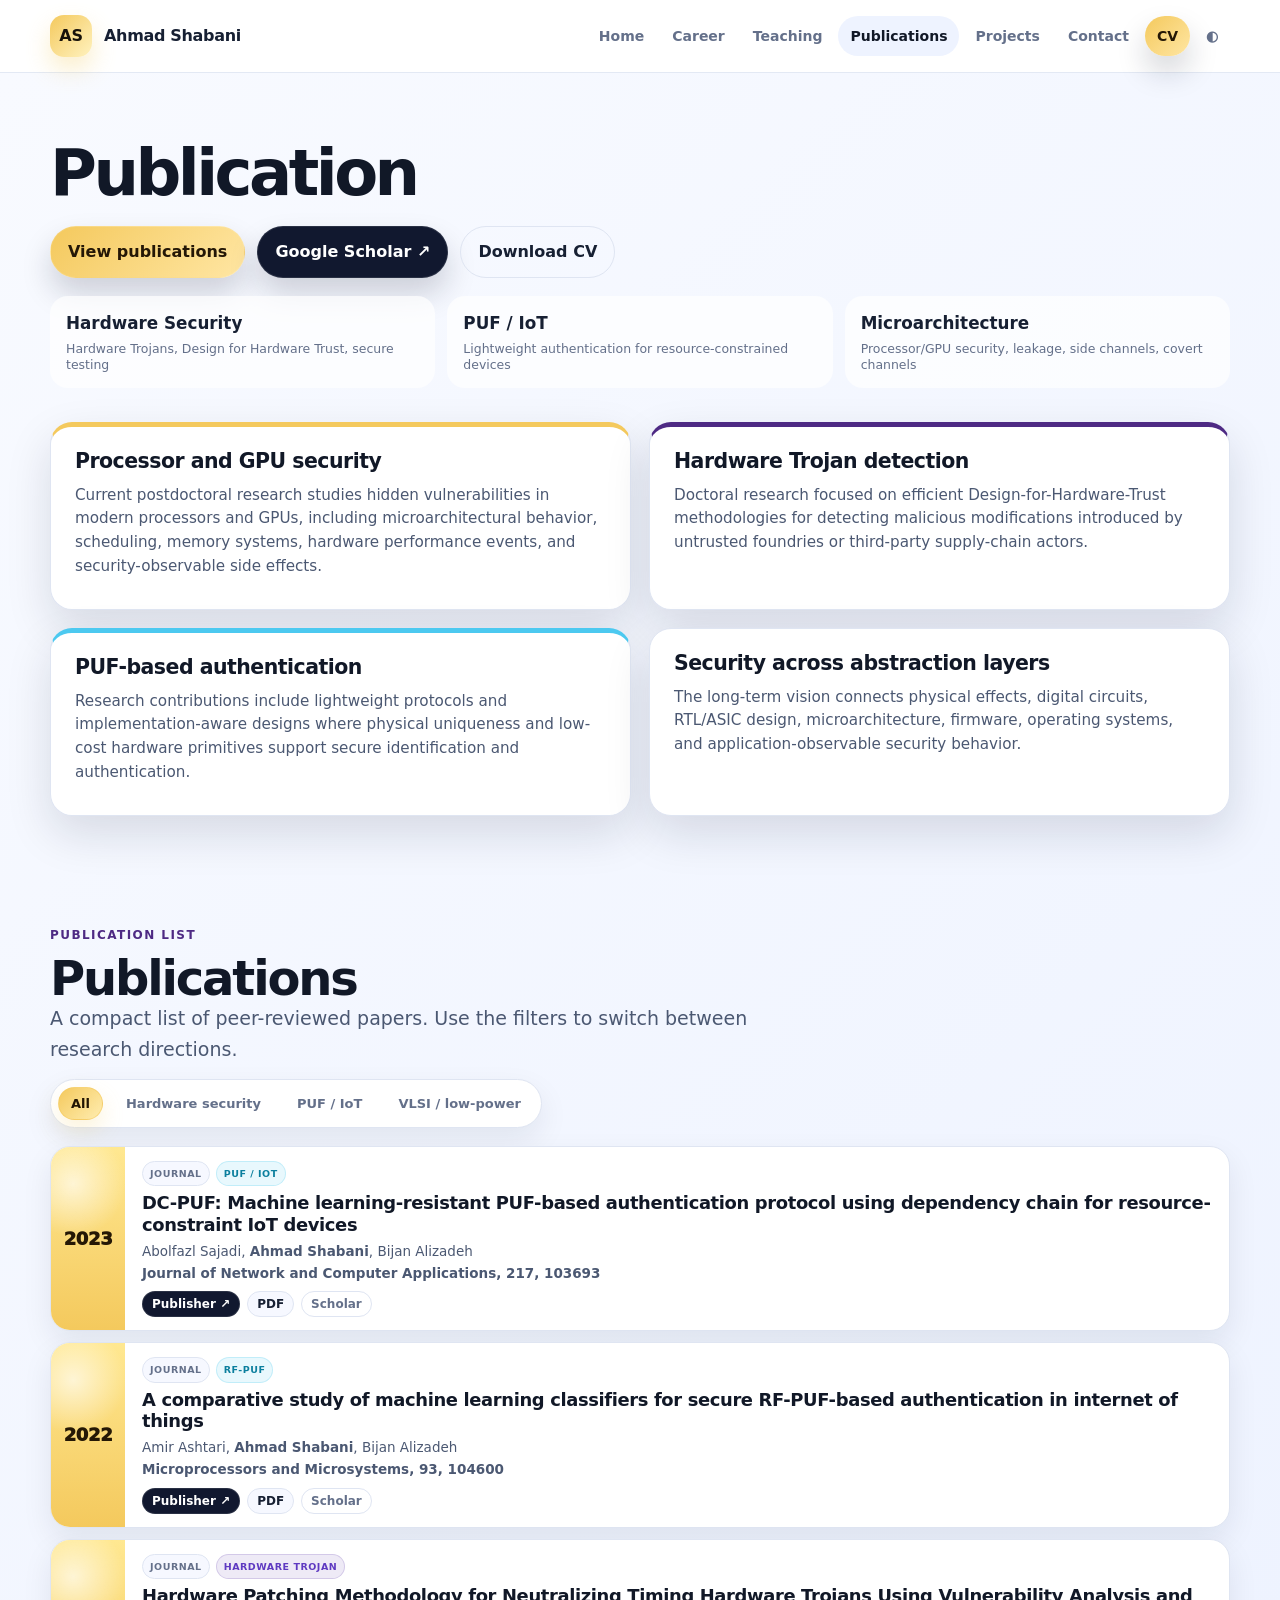
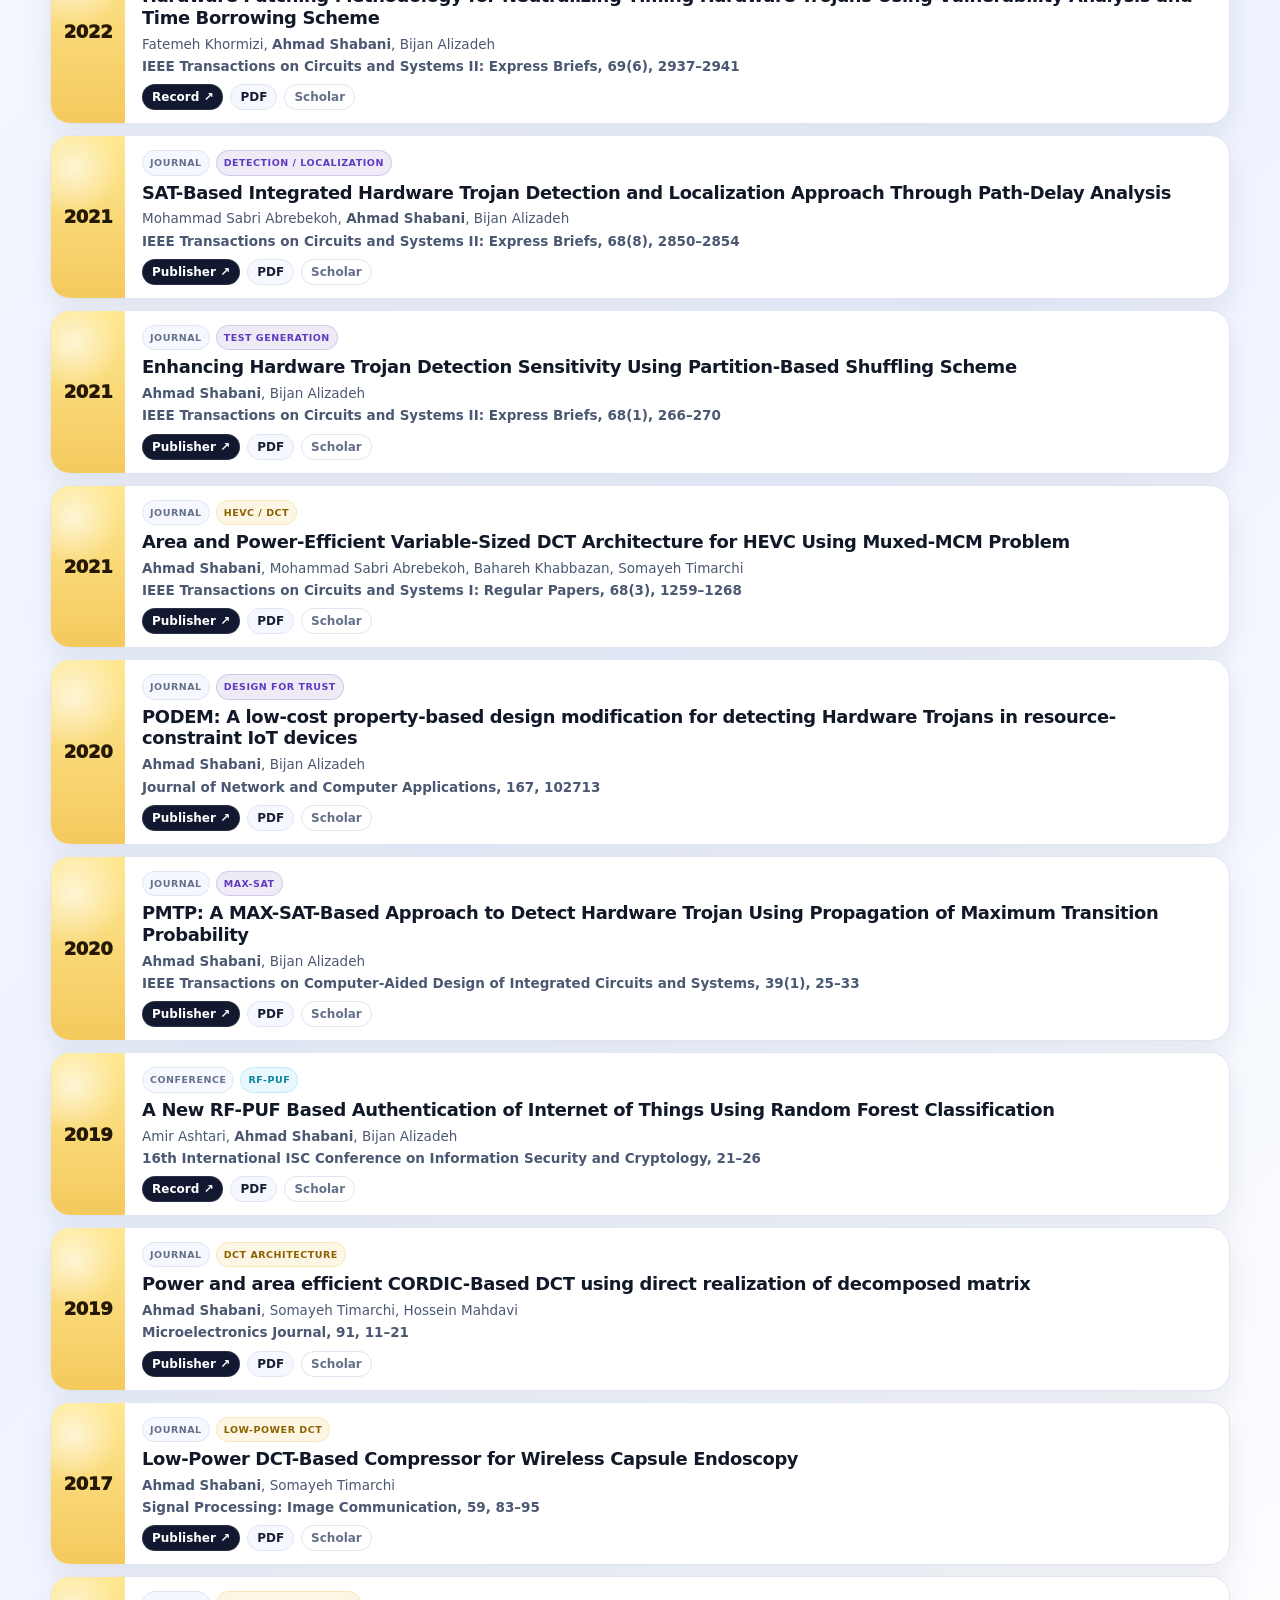
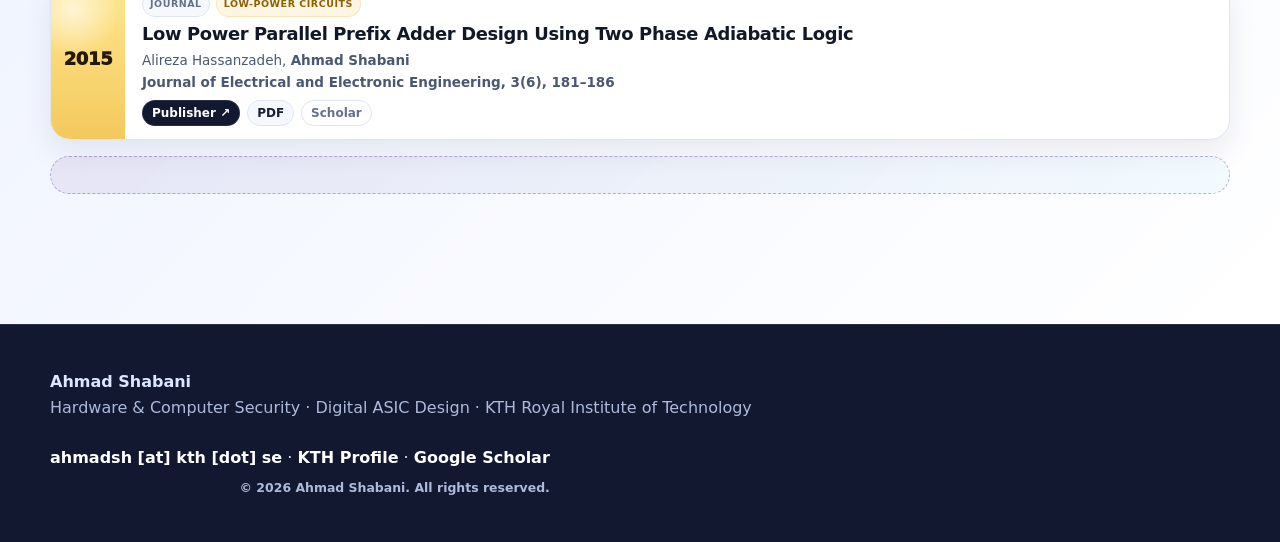
<file: publications.html>
<!doctype html>
<html lang="en">
<head>
  <meta charset="utf-8"><meta name="viewport" content="width=device-width, initial-scale=1">
  <title>Publications | Ahmad Shabani</title>
  <meta name="description" content="Publications and research overview of Ahmad Shabani in hardware security, processor/GPU security, Hardware Trojan detection, PUF-based authentication, and VLSI design.">
  <link rel="stylesheet" href="assets/css/style.css">
<style>
    /* Safety: keep menu visible while scrolling */
    .topbar {
      position: sticky !important;
      top: 0 !important;
      z-index: 9999 !important;
      backdrop-filter: blur(18px) !important;
      -webkit-backdrop-filter: blur(18px) !important;
    }
</style>
</head>
<body>
<header class="topbar">
  <div class="container nav">
    <a class="brand" href="index.html"><span class="logo">AS</span><span>Ahmad Shabani</span></a>
    <button class="mobile-menu" data-nav-toggle>Menu</button>
    <nav class="nav-links">
      <a href="index.html">Home</a>
      <a href="career.html">Career</a>
      <a href="teaching.html">Teaching</a>
      <a class="active" href="publications.html">Publications</a>
      <a href="projects.html">Projects</a>
      <a href="contact.html">Contact</a>
      <a class="btn gold" href="files/Ahmad_Shabani_CV.pdf" target="_blank">CV</a>
      <button type="button" data-theme-toggle>◐</button>
    </nav>
  </div>
</header>
<main>
  <section class="page-hero research-combined-hero">
  <section class="career-hero">
    <div class="container">
      <h1>Publication</h1>
      <div class="hero-actions">
        <a class="btn gold" href="#publications">View publications</a>
        <a class="btn" href="https://scholar.google.com/citations?hl=en&user=iU2Rx7UAAAAJ&view_op=list_works&sortby=pubdate" target="_blank" rel="noopener">Google Scholar ↗</a>
        <a class="btn ghost" href="files/Ahmad_Shabani_CV.pdf" target="_blank" rel="noopener">Download CV</a>
      </div>
      <div class="research-mini-panel" aria-label="Research summary">
        <div class="research-mini-stat"><strong>Hardware Security</strong><span>Hardware Trojans, Design for Hardware Trust, secure testing</span></div>
        <div class="research-mini-stat"><strong>PUF / IoT</strong><span>Lightweight authentication for resource-constrained devices</span></div>
        <div class="research-mini-stat"><strong>Microarchitecture</strong><span>Processor/GPU security, leakage, side channels, covert channels</span></div>
      </div>
    </div>
  </section>

  <section class="section research-themes-section">
    <div class="container">
      <div class="grid research-themes-grid">
        <article class="card accent"><h3>Processor and GPU security</h3><p>Current postdoctoral research studies hidden vulnerabilities in modern processors and GPUs, including microarchitectural behavior, scheduling, memory systems, hardware performance events, and security-observable side effects.</p></article>
        <article class="card purple"><h3>Hardware Trojan detection</h3><p>Doctoral research focused on efficient Design-for-Hardware-Trust methodologies for detecting malicious modifications introduced by untrusted foundries or third-party supply-chain actors.</p></article>
        <article class="card cyan"><h3>PUF-based authentication</h3><p>Research contributions include lightweight protocols and implementation-aware designs where physical uniqueness and low-cost hardware primitives support secure identification and authentication.</p></article>
        <article class="card"><h3>Security across abstraction layers</h3><p>The long-term vision connects physical effects, digital circuits, RTL/ASIC design, microarchitecture, firmware, operating systems, and application-observable security behavior.</p></article>
      </div>
    </div>
  </section>

<section id="publications" class="section publications-section compact-publications-section">
    <div class="container">
      <div class="section-head pub-section-head compact-pub-section-head">
        <div>
          <div class="kicker">Publication list</div>
          <h2>Publications</h2>
          <p class="subtitle">A compact list of peer-reviewed papers. Use the filters to switch between research directions.</p>
        </div>
      </div>

      <div class="pub-toolbar compact-pub-toolbar" aria-label="Publication filters">
        <button class="pub-filter active" data-filter="all">All</button>
        <button class="pub-filter" data-filter="hardware-security">Hardware security</button>
        <button class="pub-filter" data-filter="puf">PUF / IoT</button>
        <button class="pub-filter" data-filter="vlsi">VLSI / low-power</button>
      </div>

      <div class="publication-list compact-publication-list">
        <article class="publication-card compact-publication-card" data-topic="puf">
          <div class="publication-year">2023</div>
          <div class="publication-body">
            <div class="publication-topline"><span class="pub-type">Journal</span><span class="pub-topic puf">PUF / IoT</span></div>
            <h3>DC-PUF: Machine learning-resistant PUF-based authentication protocol using dependency chain for resource-constraint IoT devices</h3>
            <p class="publication-authors">Abolfazl Sajadi, <strong>Ahmad Shabani</strong>, Bijan Alizadeh</p>
            <p class="publication-venue">Journal of Network and Computer Applications, 217, 103693</p>
            <div class="publication-actions">
              <a class="pub-btn primary" href="https://doi.org/10.1016/j.jnca.2023.103693" target="_blank" rel="noopener">Publisher ↗</a>
              <a class="pub-btn" href="papers/dc-puf-dependency-chain.pdf" target="_blank" rel="noopener">PDF</a>
              <a class="pub-btn ghost" href="https://scholar.google.com/citations?hl=en&user=iU2Rx7UAAAAJ&view_op=list_works&sortby=pubdate" target="_blank" rel="noopener">Scholar</a>
            </div>
          </div>
        </article>

        <article class="publication-card compact-publication-card" data-topic="puf">
          <div class="publication-year">2022</div>
          <div class="publication-body">
            <div class="publication-topline"><span class="pub-type">Journal</span><span class="pub-topic puf">RF-PUF</span></div>
            <h3>A comparative study of machine learning classifiers for secure RF-PUF-based authentication in internet of things</h3>
            <p class="publication-authors">Amir Ashtari, <strong>Ahmad Shabani</strong>, Bijan Alizadeh</p>
            <p class="publication-venue">Microprocessors and Microsystems, 93, 104600</p>
            <div class="publication-actions">
              <a class="pub-btn primary" href="https://doi.org/10.1016/j.micpro.2022.104600" target="_blank" rel="noopener">Publisher ↗</a>
              <a class="pub-btn" href="papers/rf-puf-ml-classifiers.pdf" target="_blank" rel="noopener">PDF</a>
              <a class="pub-btn ghost" href="https://scholar.google.com/citations?hl=en&user=iU2Rx7UAAAAJ&view_op=list_works&sortby=pubdate" target="_blank" rel="noopener">Scholar</a>
            </div>
          </div>
        </article>

        <article class="publication-card compact-publication-card" data-topic="hardware-security">
          <div class="publication-year">2022</div>
          <div class="publication-body">
            <div class="publication-topline"><span class="pub-type">Journal</span><span class="pub-topic hardware">Hardware Trojan</span></div>
            <h3>Hardware Patching Methodology for Neutralizing Timing Hardware Trojans Using Vulnerability Analysis and Time Borrowing Scheme</h3>
            <p class="publication-authors">Fatemeh Khormizi, <strong>Ahmad Shabani</strong>, Bijan Alizadeh</p>
            <p class="publication-venue">IEEE Transactions on Circuits and Systems II: Express Briefs, 69(6), 2937–2941</p>
            <div class="publication-actions">
              <a class="pub-btn primary" href="https://dblp.org/rec/journals/tcasII/KhormiziSA22" target="_blank" rel="noopener">Record ↗</a>
              <a class="pub-btn" href="papers/hardware-patching-timing-trojans.pdf" target="_blank" rel="noopener">PDF</a>
              <a class="pub-btn ghost" href="https://scholar.google.com/citations?hl=en&user=iU2Rx7UAAAAJ&view_op=list_works&sortby=pubdate" target="_blank" rel="noopener">Scholar</a>
            </div>
          </div>
        </article>

        <article class="publication-card compact-publication-card" data-topic="hardware-security">
          <div class="publication-year">2021</div>
          <div class="publication-body">
            <div class="publication-topline"><span class="pub-type">Journal</span><span class="pub-topic hardware">Detection / localization</span></div>
            <h3>SAT-Based Integrated Hardware Trojan Detection and Localization Approach Through Path-Delay Analysis</h3>
            <p class="publication-authors">Mohammad Sabri Abrebekoh, <strong>Ahmad Shabani</strong>, Bijan Alizadeh</p>
            <p class="publication-venue">IEEE Transactions on Circuits and Systems II: Express Briefs, 68(8), 2850–2854</p>
            <div class="publication-actions">
              <a class="pub-btn primary" href="https://doi.org/10.1109/TCSII.2021.3074549" target="_blank" rel="noopener">Publisher ↗</a>
              <a class="pub-btn" href="papers/sat-based-trojan-detection-localization.pdf" target="_blank" rel="noopener">PDF</a>
              <a class="pub-btn ghost" href="https://scholar.google.com/citations?hl=en&user=iU2Rx7UAAAAJ&view_op=list_works&sortby=pubdate" target="_blank" rel="noopener">Scholar</a>
            </div>
          </div>
        </article>

        <article class="publication-card compact-publication-card" data-topic="hardware-security">
          <div class="publication-year">2021</div>
          <div class="publication-body">
            <div class="publication-topline"><span class="pub-type">Journal</span><span class="pub-topic hardware">Test generation</span></div>
            <h3>Enhancing Hardware Trojan Detection Sensitivity Using Partition-Based Shuffling Scheme</h3>
            <p class="publication-authors"><strong>Ahmad Shabani</strong>, Bijan Alizadeh</p>
            <p class="publication-venue">IEEE Transactions on Circuits and Systems II: Express Briefs, 68(1), 266–270</p>
            <div class="publication-actions">
              <a class="pub-btn primary" href="https://doi.org/10.1109/TCSII.2020.3001263" target="_blank" rel="noopener">Publisher ↗</a>
              <a class="pub-btn" href="papers/partition-based-shuffling-hardware-trojan.pdf" target="_blank" rel="noopener">PDF</a>
              <a class="pub-btn ghost" href="https://scholar.google.com/citations?hl=en&user=iU2Rx7UAAAAJ&view_op=list_works&sortby=pubdate" target="_blank" rel="noopener">Scholar</a>
            </div>
          </div>
        </article>

        <article class="publication-card compact-publication-card" data-topic="vlsi">
          <div class="publication-year">2021</div>
          <div class="publication-body">
            <div class="publication-topline"><span class="pub-type">Journal</span><span class="pub-topic vlsi">HEVC / DCT</span></div>
            <h3>Area and Power-Efficient Variable-Sized DCT Architecture for HEVC Using Muxed-MCM Problem</h3>
            <p class="publication-authors"><strong>Ahmad Shabani</strong>, Mohammad Sabri Abrebekoh, Bahareh Khabbazan, Somayeh Timarchi</p>
            <p class="publication-venue">IEEE Transactions on Circuits and Systems I: Regular Papers, 68(3), 1259–1268</p>
            <div class="publication-actions">
              <a class="pub-btn primary" href="https://doi.org/10.1109/TCSI.2020.3044248" target="_blank" rel="noopener">Publisher ↗</a>
              <a class="pub-btn" href="papers/variable-sized-dct-hevc-muxed-mcm.pdf" target="_blank" rel="noopener">PDF</a>
              <a class="pub-btn ghost" href="https://scholar.google.com/citations?hl=en&user=iU2Rx7UAAAAJ&view_op=list_works&sortby=pubdate" target="_blank" rel="noopener">Scholar</a>
            </div>
          </div>
        </article>

        <article class="publication-card compact-publication-card" data-topic="hardware-security">
          <div class="publication-year">2020</div>
          <div class="publication-body">
            <div class="publication-topline"><span class="pub-type">Journal</span><span class="pub-topic hardware">Design for Trust</span></div>
            <h3>PODEM: A low-cost property-based design modification for detecting Hardware Trojans in resource-constraint IoT devices</h3>
            <p class="publication-authors"><strong>Ahmad Shabani</strong>, Bijan Alizadeh</p>
            <p class="publication-venue">Journal of Network and Computer Applications, 167, 102713</p>
            <div class="publication-actions">
              <a class="pub-btn primary" href="https://doi.org/10.1016/j.jnca.2020.102713" target="_blank" rel="noopener">Publisher ↗</a>
              <a class="pub-btn" href="papers/podem-property-based-hardware-trojan.pdf" target="_blank" rel="noopener">PDF</a>
              <a class="pub-btn ghost" href="https://scholar.google.com/citations?hl=en&user=iU2Rx7UAAAAJ&view_op=list_works&sortby=pubdate" target="_blank" rel="noopener">Scholar</a>
            </div>
          </div>
        </article>

        <article class="publication-card compact-publication-card" data-topic="hardware-security">
          <div class="publication-year">2020</div>
          <div class="publication-body">
            <div class="publication-topline"><span class="pub-type">Journal</span><span class="pub-topic hardware">MAX-SAT</span></div>
            <h3>PMTP: A MAX-SAT-Based Approach to Detect Hardware Trojan Using Propagation of Maximum Transition Probability</h3>
            <p class="publication-authors"><strong>Ahmad Shabani</strong>, Bijan Alizadeh</p>
            <p class="publication-venue">IEEE Transactions on Computer-Aided Design of Integrated Circuits and Systems, 39(1), 25–33</p>
            <div class="publication-actions">
              <a class="pub-btn primary" href="https://doi.org/10.1109/TCAD.2018.2889663" target="_blank" rel="noopener">Publisher ↗</a>
              <a class="pub-btn" href="papers/pmtp-max-sat-hardware-trojan.pdf" target="_blank" rel="noopener">PDF</a>
              <a class="pub-btn ghost" href="https://scholar.google.com/citations?hl=en&user=iU2Rx7UAAAAJ&view_op=list_works&sortby=pubdate" target="_blank" rel="noopener">Scholar</a>
            </div>
          </div>
        </article>

        <article class="publication-card compact-publication-card" data-topic="puf">
          <div class="publication-year">2019</div>
          <div class="publication-body">
            <div class="publication-topline"><span class="pub-type">Conference</span><span class="pub-topic puf">RF-PUF</span></div>
            <h3>A New RF-PUF Based Authentication of Internet of Things Using Random Forest Classification</h3>
            <p class="publication-authors">Amir Ashtari, <strong>Ahmad Shabani</strong>, Bijan Alizadeh</p>
            <p class="publication-venue">16th International ISC Conference on Information Security and Cryptology, 21–26</p>
            <div class="publication-actions">
              <a class="pub-btn primary" href="https://dblp.org/rec/conf/iscisc/AshtariSA19" target="_blank" rel="noopener">Record ↗</a>
              <a class="pub-btn" href="papers/rf-puf-random-forest-iscisc.pdf" target="_blank" rel="noopener">PDF</a>
              <a class="pub-btn ghost" href="https://scholar.google.com/citations?hl=en&user=iU2Rx7UAAAAJ&view_op=list_works&sortby=pubdate" target="_blank" rel="noopener">Scholar</a>
            </div>
          </div>
        </article>

        <article class="publication-card compact-publication-card" data-topic="vlsi">
          <div class="publication-year">2019</div>
          <div class="publication-body">
            <div class="publication-topline"><span class="pub-type">Journal</span><span class="pub-topic vlsi">DCT architecture</span></div>
            <h3>Power and area efficient CORDIC-Based DCT using direct realization of decomposed matrix</h3>
            <p class="publication-authors"><strong>Ahmad Shabani</strong>, Somayeh Timarchi, Hossein Mahdavi</p>
            <p class="publication-venue">Microelectronics Journal, 91, 11–21</p>
            <div class="publication-actions">
              <a class="pub-btn primary" href="https://doi.org/10.1016/j.mejo.2019.07.008" target="_blank" rel="noopener">Publisher ↗</a>
              <a class="pub-btn" href="papers/cordic-dct-decomposed-matrix.pdf" target="_blank" rel="noopener">PDF</a>
              <a class="pub-btn ghost" href="https://scholar.google.com/citations?hl=en&user=iU2Rx7UAAAAJ&view_op=list_works&sortby=pubdate" target="_blank" rel="noopener">Scholar</a>
            </div>
          </div>
        </article>

        <article class="publication-card compact-publication-card" data-topic="vlsi">
          <div class="publication-year">2017</div>
          <div class="publication-body">
            <div class="publication-topline"><span class="pub-type">Journal</span><span class="pub-topic vlsi">Low-power DCT</span></div>
            <h3>Low-Power DCT-Based Compressor for Wireless Capsule Endoscopy</h3>
            <p class="publication-authors"><strong>Ahmad Shabani</strong>, Somayeh Timarchi</p>
            <p class="publication-venue">Signal Processing: Image Communication, 59, 83–95</p>
            <div class="publication-actions">
              <a class="pub-btn primary" href="https://doi.org/10.1016/j.image.2017.03.003" target="_blank" rel="noopener">Publisher ↗</a>
              <a class="pub-btn" href="papers/low-power-dct-capsule-endoscopy.pdf" target="_blank" rel="noopener">PDF</a>
              <a class="pub-btn ghost" href="https://scholar.google.com/citations?hl=en&user=iU2Rx7UAAAAJ&view_op=list_works&sortby=pubdate" target="_blank" rel="noopener">Scholar</a>
            </div>
          </div>
        </article>

        <article class="publication-card compact-publication-card" data-topic="vlsi">
          <div class="publication-year">2015</div>
          <div class="publication-body">
            <div class="publication-topline"><span class="pub-type">Journal</span><span class="pub-topic vlsi">Low-power circuits</span></div>
            <h3>Low Power Parallel Prefix Adder Design Using Two Phase Adiabatic Logic</h3>
            <p class="publication-authors">Alireza Hassanzadeh, <strong>Ahmad Shabani</strong></p>
            <p class="publication-venue">Journal of Electrical and Electronic Engineering, 3(6), 181–186</p>
            <div class="publication-actions">
              <a class="pub-btn primary" href="https://doi.org/10.11648/j.jeee.20150306.11" target="_blank" rel="noopener">Publisher ↗</a>
              <a class="pub-btn" href="papers/low-power-parallel-prefix-adder-adiabatic.pdf" target="_blank" rel="noopener">PDF</a>
              <a class="pub-btn ghost" href="https://scholar.google.com/citations?hl=en&user=iU2Rx7UAAAAJ&view_op=list_works&sortby=pubdate" target="_blank" rel="noopener">Scholar</a>
            </div>
          </div>
        </article>
      </div>

      <article class="pub-howto-card compact-pub-howto-card">
        <div>
        </div>
      </article>
    </div>
  </section>
</main>
<footer class="footer">
  <div class="container footer-grid">
    <div>
      <strong>Ahmad Shabani</strong>
      <div class="muted">Hardware &amp; Computer Security · Digital ASIC Design · KTH Royal Institute of Technology</div>
    </div>
    <div class="footer-links">
      <span class="email-obfuscated">ahmadsh [at] kth [dot] se</span> ·
      <a href="https://kth.se/profile/ahmadsh" target="_blank" rel="noopener">KTH Profile</a> ·
      <a href="https://scholar.google.com/citations?user=iU2Rx7UAAAAJ" target="_blank" rel="noopener">Google Scholar</a>
      <div class="copyright">© <span data-current-year>2026</span> Ahmad Shabani. All rights reserved.</div>
    </div>
  </div>
</footer>
<script src="assets/js/main.js"></script>
<script>
const filterButtons = document.querySelectorAll('.pub-filter');
  const publicationCards = document.querySelectorAll('.publication-card');
  filterButtons.forEach((button) => {
    button.addEventListener('click', () => {
      const filter = button.dataset.filter;
      filterButtons.forEach((item) => item.classList.remove('active'));
      button.classList.add('active');
      publicationCards.forEach((card) => {
        const show = filter === 'all' || card.dataset.topic === filter;
        card.style.display = show ? 'grid' : 'none';
      });
    });
  });
</script>
</body>
</html>
</file>
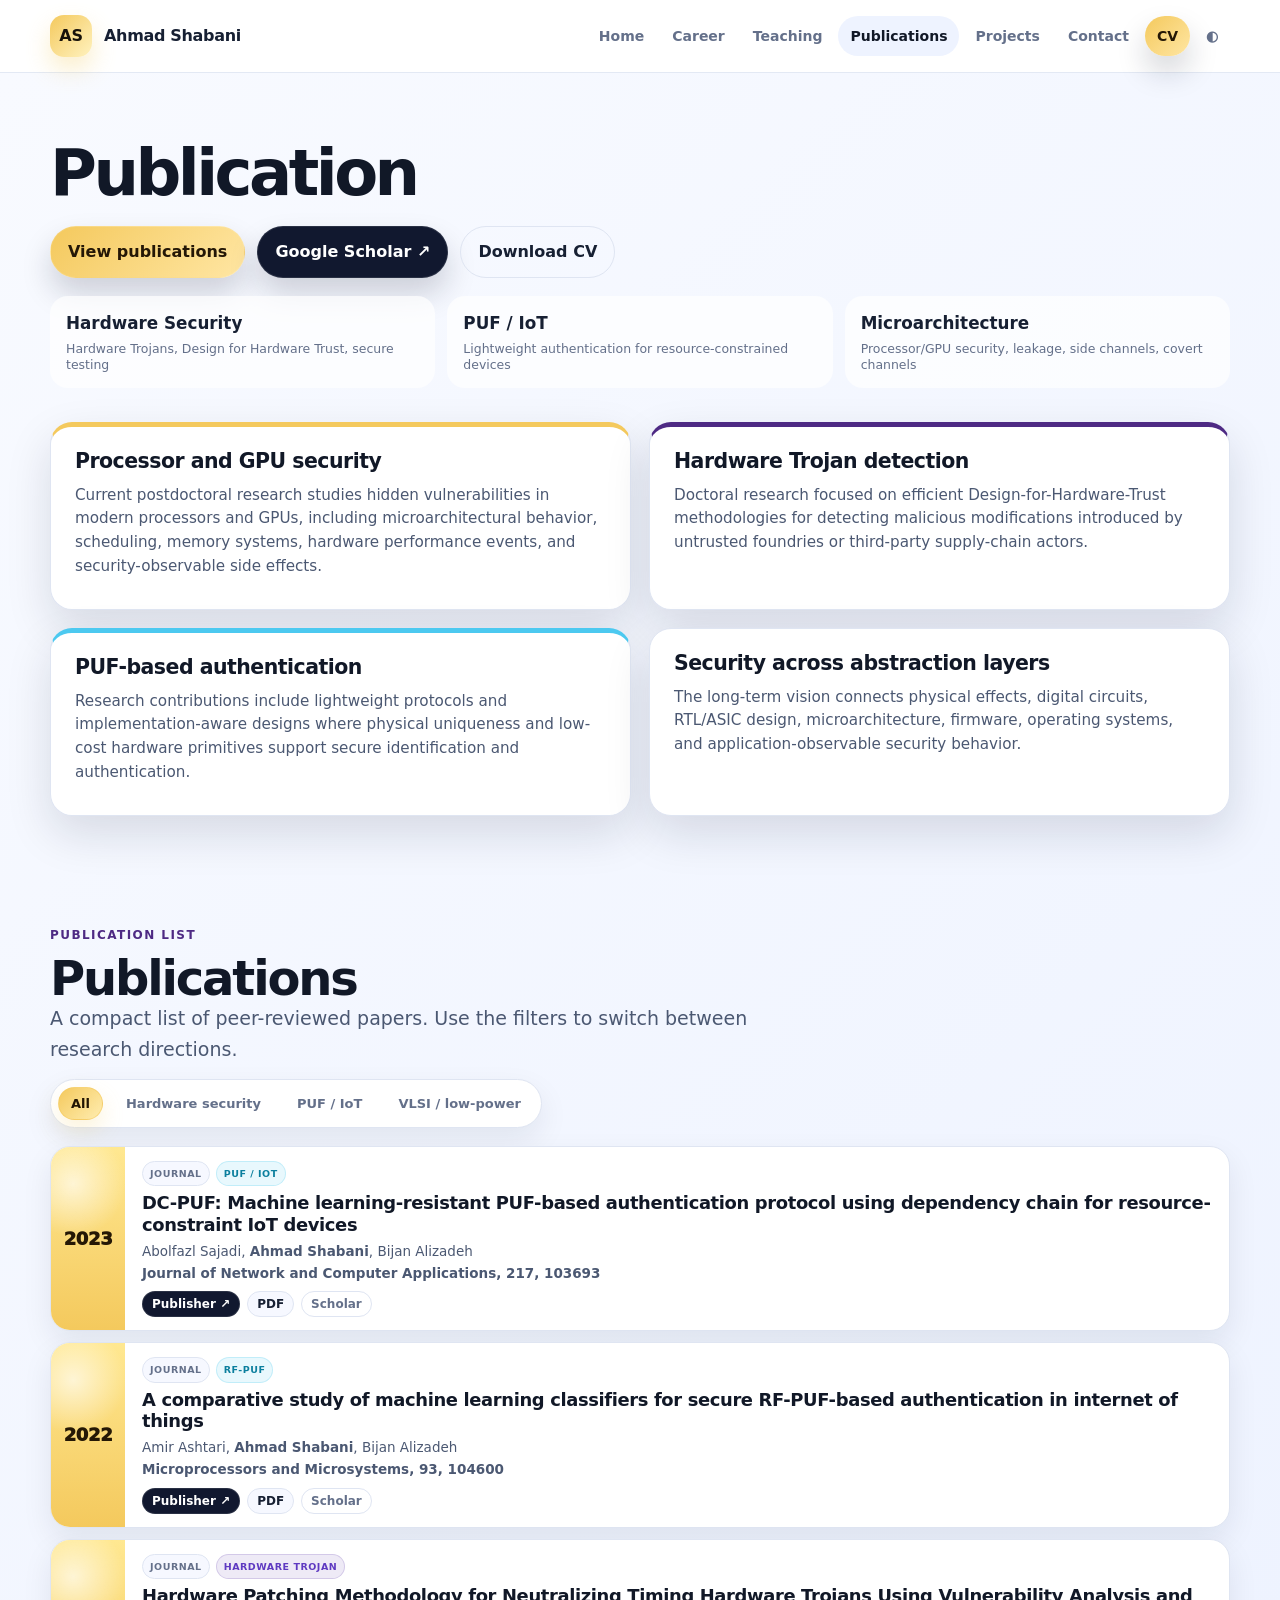
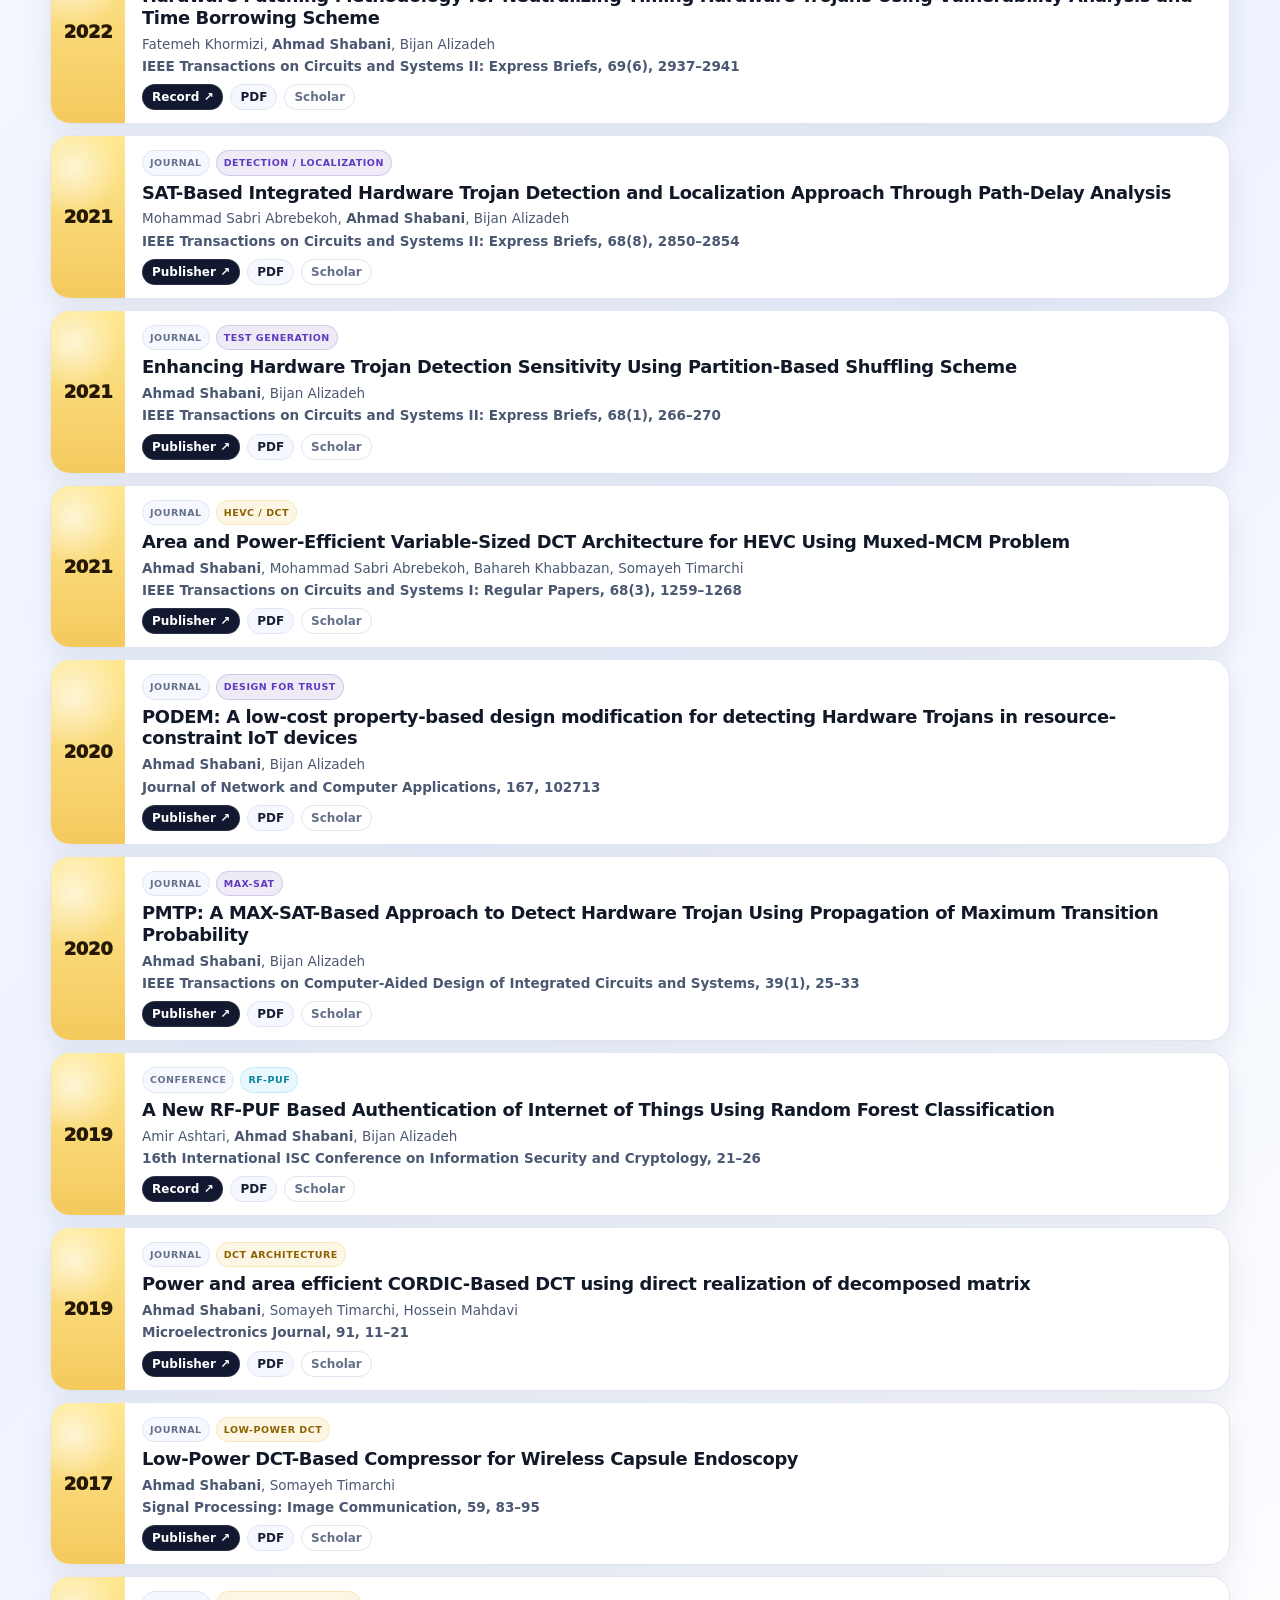
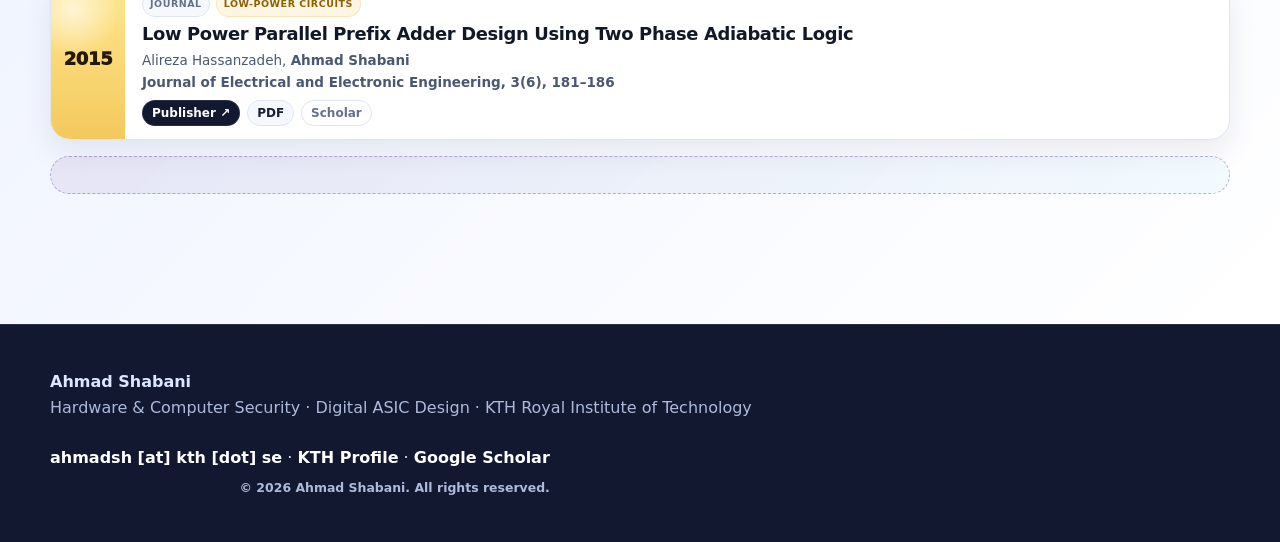
<file: research.html>
<!doctype html>
<html lang="en">
<head>
  <meta charset="utf-8">
  <meta http-equiv="refresh" content="0; url=publications.html">
  <meta name="viewport" content="width=device-width, initial-scale=1">
  <title>Research | Ahmad Shabani</title>
  <link rel="canonical" href="publications.html">
  <script>window.location.replace("publications.html");</script>
</head>
<body>
  <p>Redirecting to <a href="publications.html">publications.html</a>…</p>
</body>
</html>
</file>
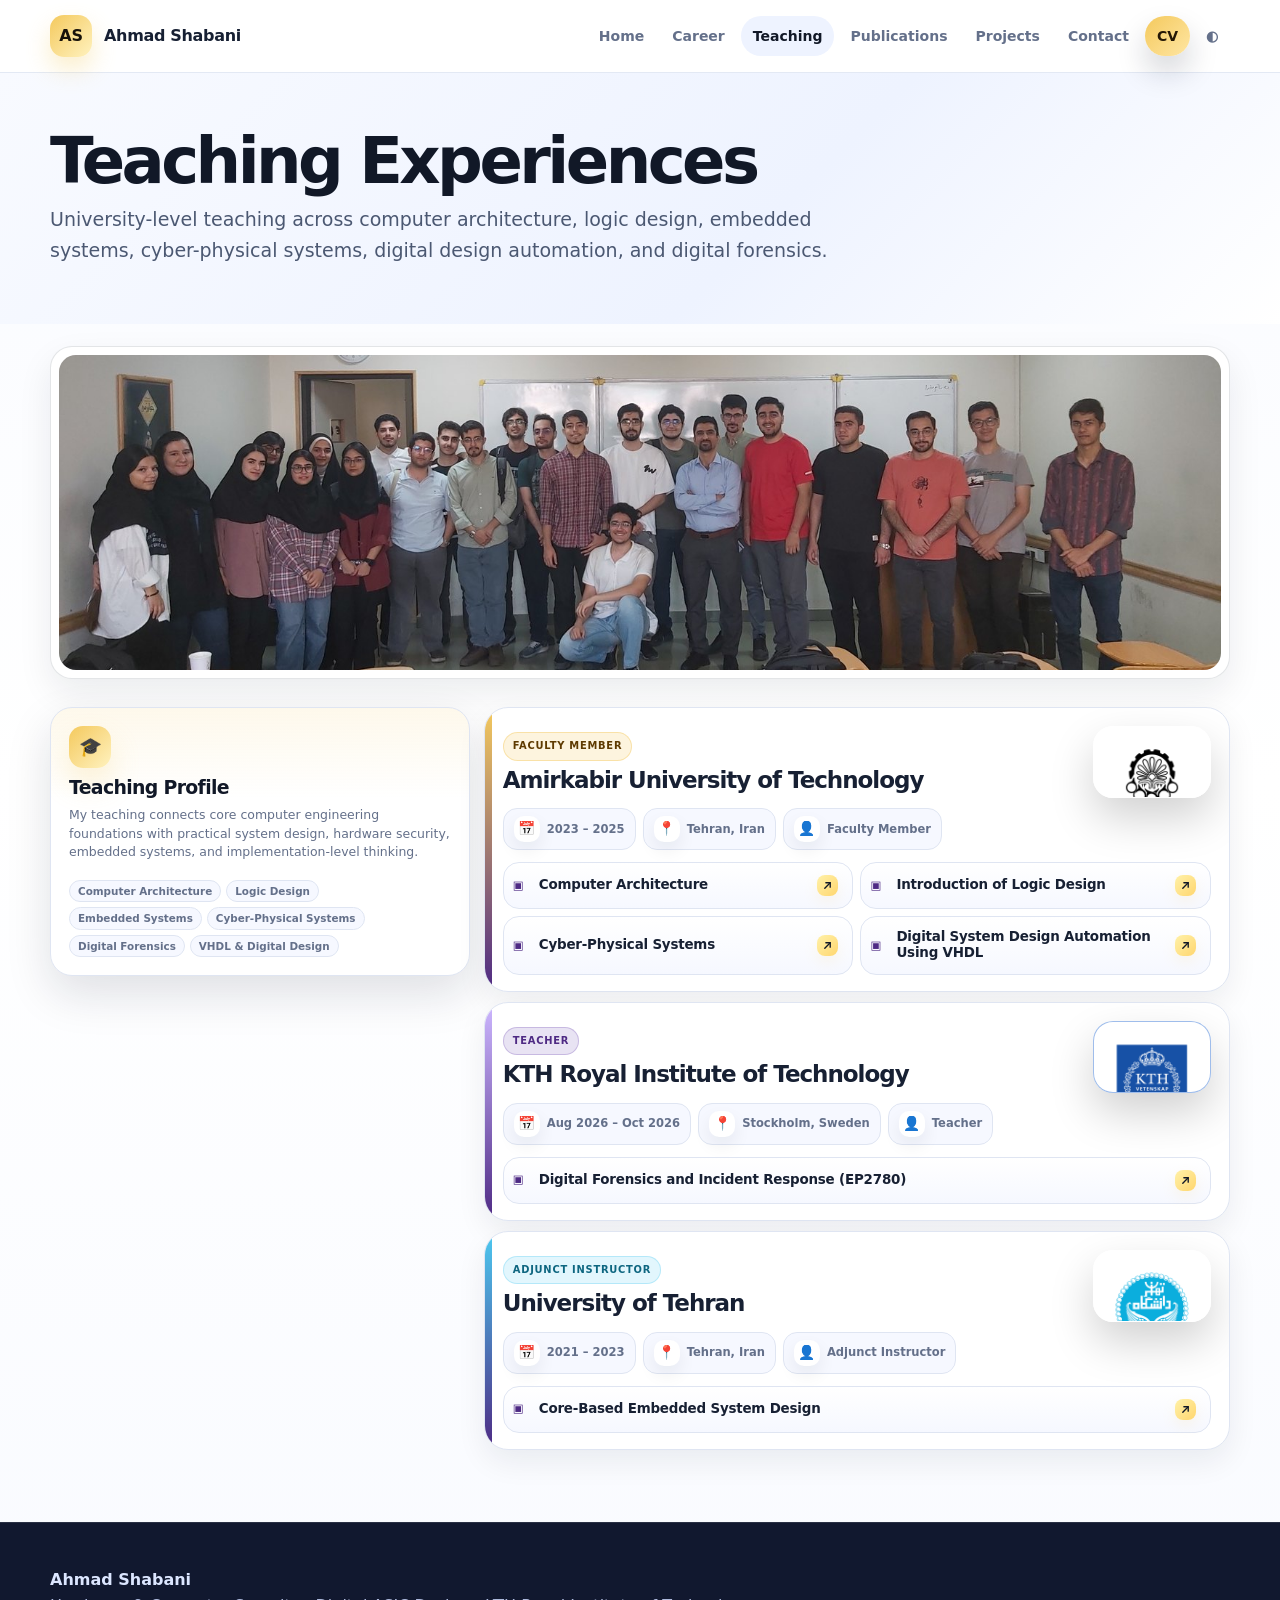
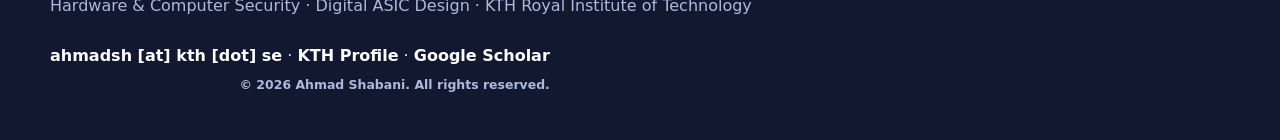
<file: teaching (1).html>
<!doctype html>
<html lang="en">
<head>
  <meta charset="utf-8">
  <meta name="viewport" content="width=device-width, initial-scale=1">
  <title>Teaching Experiences | Ahmad Shabani</title>
  <link rel="stylesheet" href="assets/css/style.css">
  <style>
    /* Teaching page v10: clean classroom photo band.
       The image frame spans the full content columns on desktop. */
    .class-photo-fixed-section {
      padding: 30px 0 8px !important;
    }
    .class-photo-fixed-card {
      width: 100% !important;
      margin: 0 auto !important;
      padding: 10px !important;
      border-radius: 26px !important;
      background: var(--card, #ffffff) !important;
      border: 1px solid var(--border, rgba(30, 41, 59, 0.12)) !important;
      box-shadow: 0 18px 44px rgba(15, 23, 42, 0.10) !important;
      overflow: hidden !important;
    }
    .class-photo-fixed-text {
      display: none !important;
    }
    .class-photo-fixed-frame {
      width: 100% !important;
      height: clamp(270px, 28vw, 365px) !important;
      margin: 0 auto !important;
      overflow: hidden !important;
      border-radius: 20px !important;
      background: #eef2f7 !important;
    }
    .class-photo-fixed-frame img {
      display: block !important;
      width: 100% !important;
      height: 100% !important;
      object-fit: cover !important;
      object-position: center center !important;
      max-width: none !important;
      max-height: none !important;
    }
    body.dark .class-photo-fixed-card {
      background: rgba(17, 24, 39, 0.92) !important;
      border-color: rgba(255, 255, 255, 0.10) !important;
    }
    @media (min-width: 1180px) {
      .class-photo-fixed-card { width: 100% !important; }
      .class-photo-fixed-frame { height: 375px !important; }
    }
    @media (max-width: 760px) {
      .class-photo-fixed-card { max-width: 92vw !important; padding: 8px !important; border-radius: 22px !important; }
      .class-photo-fixed-frame { height: 185px !important; border-radius: 17px !important; }
    }
    @media (max-width: 520px) {
      .class-photo-fixed-frame { height: 155px !important; }
    }
  
    /* Course links: title itself is clickable, with clean external-link icon */
    .course-copy {
      min-width: 0 !important;
      width: 100% !important;
    }

    .course-title-link {
      display: inline-flex !important;
      align-items: center !important;
      justify-content: space-between !important;
      gap: 10px !important;
      width: 100% !important;
      min-height: 30px !important;
      padding: 6px 8px !important;
      border-radius: 12px !important;
      color: inherit !important;
      text-decoration: none !important;
      transition: background 0.16s ease, color 0.16s ease, transform 0.16s ease, border-color 0.16s ease !important;
      border: 1px solid transparent !important;
    }

    .course-title-link:hover {
      background: rgba(255, 231, 136, 0.12) !important;
      border-color: rgba(255, 231, 136, 0.32) !important;
      color: var(--gold, #f5c542) !important;
      transform: translateY(-1px) !important;
    }

    body:not(.dark) .course-title-link:hover {
      background: rgba(21, 101, 192, 0.07) !important;
      border-color: rgba(21, 101, 192, 0.18) !important;
      color: #135f9f !important;
    }

    .course-title-text {
      min-width: 0 !important;
      line-height: 1.25 !important;
    }

    .course-link-icon {
      flex: 0 0 auto !important;
      width: 24px !important;
      height: 24px !important;
      display: inline-flex !important;
      align-items: center !important;
      justify-content: center !important;
      border-radius: 9px !important;
      background: linear-gradient(135deg, #fff1a8, #ffd66f) !important;
      color: #111827 !important;
      box-shadow: 0 8px 18px rgba(255, 214, 111, 0.16) !important;
    }

    .course-link-icon svg {
      width: 15px !important;
      height: 15px !important;
      fill: none !important;
      stroke: currentColor !important;
      stroke-width: 2.4 !important;
      stroke-linecap: round !important;
      stroke-linejoin: round !important;
    }

    .course-item:hover .course-link-icon {
      filter: brightness(1.05) !important;
    }

  
    /* Safety: keep menu visible while scrolling */
    .topbar {
      position: sticky !important;
      top: 0 !important;
      z-index: 9999 !important;
      backdrop-filter: blur(18px) !important;
      -webkit-backdrop-filter: blur(18px) !important;
    }


    /* Final compact teaching refinement */
    .teaching-experience-section {
      padding-top: 22px !important;
    }

    .teaching-layout {
      gap: 14px !important;
      align-items: start !important;
    }

    .teaching-summary.card {
      padding: 18px !important;
      border-radius: 22px !important;
    }

    .teaching-summary .summary-icon {
      width: 42px !important;
      height: 42px !important;
      border-radius: 14px !important;
      font-size: 1.15rem !important;
      margin-bottom: 10px !important;
    }

    .teaching-summary h2 {
      font-size: 1.18rem !important;
      margin: 0 0 8px !important;
      letter-spacing: -0.035em !important;
    }

    .teaching-summary p {
      font-size: 0.78rem !important;
      line-height: 1.5 !important;
      margin-bottom: 10px !important;
    }

    .teaching-focus {
      gap: 5px !important;
    }

    .teaching-focus span {
      padding: 5px 8px !important;
      font-size: 0.65rem !important;
      border-radius: 999px !important;
      line-height: 1 !important;
    }

    .teaching-list {
      gap: 10px !important;
    }

    .teaching-card {
      padding: 18px 18px 16px !important;
      border-radius: 24px !important;
      min-height: 0 !important;
    }

    .teaching-card.featured,
    .teaching-card.kth-card,
    .teaching-card.ut-card {
      box-shadow: 0 12px 30px rgba(15, 23, 42, 0.07) !important;
    }

    body.dark .teaching-card.featured,
    body.dark .teaching-card.kth-card,
    body.dark .teaching-card.ut-card {
      box-shadow: 0 14px 32px rgba(0, 0, 0, 0.18) !important;
    }

    .teaching-card-head {
      gap: 12px !important;
      margin-bottom: 10px !important;
      align-items: center !important;
    }

    .teaching-card-head h2 {
      font-size: clamp(1.18rem, 1.8vw, 1.58rem) !important;
      line-height: 1.08 !important;
      margin: 7px 0 0 !important;
      letter-spacing: -0.045em !important;
      max-width: 760px !important;
    }

    .role-badge {
      padding: 5px 9px !important;
      font-size: 0.62rem !important;
      letter-spacing: 0.075em !important;
      border-radius: 999px !important;
    }

    .institution-mark.emblem-wrap,
    .kth-emblem-wrap {
      width: 72px !important;
      height: 72px !important;
      min-width: 72px !important;
      border-radius: 20px !important;
      padding: 8px !important;
    }

    .institution-emblem {
      width: 58px !important;
      height: 58px !important;
      object-fit: contain !important;
    }

    .info-grid {
      display: flex !important;
      flex-wrap: wrap !important;
      gap: 7px !important;
      margin: 8px 0 12px !important;
    }

    .info-chip {
      min-height: 0 !important;
      padding: 7px 10px !important;
      border-radius: 14px !important;
      font-size: 0.72rem !important;
      gap: 7px !important;
      line-height: 1.1 !important;
    }

    .info-icon {
      font-size: 0.86rem !important;
      line-height: 1 !important;
    }

    .course-grid {
      grid-template-columns: repeat(2, minmax(0, 1fr)) !important;
      gap: 7px !important;
      margin-top: 0 !important;
    }

    .course-grid.single {
      grid-template-columns: 1fr !important;
      max-width: 100% !important;
    }

    .course-item {
      min-height: 0 !important;
      padding: 8px 9px !important;
      border-radius: 16px !important;
      gap: 7px !important;
      align-items: center !important;
      box-shadow: none !important;
    }

    .course-icon {
      font-size: 0.72rem !important;
      width: 14px !important;
      min-width: 14px !important;
      line-height: 1 !important;
    }

    .course-title-link {
      min-height: 0 !important;
      padding: 3px 4px !important;
      border-radius: 10px !important;
      gap: 6px !important;
    }

    .course-title-text {
      font-size: 0.84rem !important;
      line-height: 1.22 !important;
      font-weight: 850 !important;
      letter-spacing: -0.015em !important;
    }

    .course-link-icon {
      width: 21px !important;
      height: 21px !important;
      border-radius: 8px !important;
      box-shadow: 0 6px 14px rgba(255, 214, 111, 0.14) !important;
    }

    .course-link-icon svg {
      width: 13px !important;
      height: 13px !important;
      stroke-width: 2.5 !important;
    }

    .class-photo-fixed-section {
      padding: 22px 0 6px !important;
    }

    .class-photo-fixed-card {
      padding: 8px !important;
      border-radius: 22px !important;
      box-shadow: 0 14px 34px rgba(15, 23, 42, 0.08) !important;
    }

    .class-photo-fixed-frame {
      height: clamp(230px, 24vw, 315px) !important;
      border-radius: 17px !important;
    }

    @media (min-width: 1180px) {
      .class-photo-fixed-frame { height: 315px !important; }
    }

    @media (max-width: 980px) {
      .teaching-layout {
        grid-template-columns: 1fr !important;
      }

      .teaching-summary.card {
        padding: 16px !important;
      }

      .teaching-card {
        padding: 16px !important;
      }

      .institution-mark.emblem-wrap,
      .kth-emblem-wrap {
        width: 64px !important;
        height: 64px !important;
        min-width: 64px !important;
      }

      .institution-emblem {
        width: 52px !important;
        height: 52px !important;
      }
    }

    @media (max-width: 700px) {
      .teaching-card-head {
        align-items: flex-start !important;
      }

      .institution-mark.emblem-wrap,
      .kth-emblem-wrap {
        width: 58px !important;
        height: 58px !important;
        min-width: 58px !important;
        border-radius: 17px !important;
      }

      .institution-emblem {
        width: 46px !important;
        height: 46px !important;
      }

      .course-grid {
        grid-template-columns: 1fr !important;
      }

      .teaching-card-head h2 {
        font-size: 1.18rem !important;
      }

      .info-chip {
        font-size: 0.69rem !important;
        padding: 6px 8px !important;
      }

      .class-photo-fixed-frame {
        height: 165px !important;
      }
    }

  </style>
</head>
<body>
<header class="topbar">
  <div class="container nav">
    <a class="brand" href="index.html"><span class="logo">AS</span><span>Ahmad Shabani</span></a>
    <button class="mobile-menu" data-nav-toggle>Menu</button>
    <nav class="nav-links">
      <a href="index.html">Home</a>
      <a href="career.html">Career</a>
      <a class="active" href="teaching.html">Teaching</a>
      <a href="publications.html">Publications</a>
      <a href="projects.html">Projects</a>
      <a href="contact.html">Contact</a>
      <a class="btn gold" href="files/Ahmad_Shabani_CV.pdf" target="_blank">CV</a>
      <button type="button" data-theme-toggle>◐</button>
    </nav>
  </div>
</header>

<main>
  <section class="page-hero teaching-hero">
    <div class="container">
      <h1>Teaching Experiences</h1>
      <p>University-level teaching across computer architecture, logic design, embedded systems, cyber-physical systems, digital design automation, and digital forensics.</p>
    </div>
  </section>



  <section class="class-photo-fixed-section" aria-label="Teaching classroom photo">
    <div class="container">
      <div class="class-photo-fixed-card">
        <figure class="class-photo-fixed-frame">
          <img src="assets/img/class.jpg" alt="Ahmad Shabani with students in a classroom" loading="lazy">
        </figure>
      </div>
    </div>
  </section>

  <section class="section compact teaching-experience-section">
    <div class="container teaching-layout">
      <aside class="teaching-summary card">
        <div class="summary-icon">🎓</div>
        <h2>Teaching Profile</h2>
        <p>
          My teaching connects core computer engineering foundations with practical system design, hardware security, embedded systems, and implementation-level thinking.
        </p>
        <div class="teaching-focus">
          <span>Computer Architecture</span>
          <span>Logic Design</span>
          <span>Embedded Systems</span>
          <span>Cyber-Physical Systems</span>
          <span>Digital Forensics</span>
          <span>VHDL & Digital Design</span>
        </div>
      </aside>

      <div class="teaching-list">
        <article class="teaching-card featured">
          <div class="teaching-card-head">
            <div>
              <span class="role-badge">Faculty Member</span>
              <h2>Amirkabir University of Technology</h2>
            </div>
            <div class="institution-mark emblem-wrap" aria-label="Amirkabir University of Technology emblem"><img src="assets/img/aut-emblem.png" alt="Amirkabir University of Technology emblem" class="institution-emblem"></div>
          </div>
          <div class="info-grid">
            <div class="info-chip"><span class="info-icon">📅</span><span>2023 – 2025</span></div>
            <div class="info-chip"><span class="info-icon">📍</span><span>Tehran, Iran</span></div>
            <div class="info-chip"><span class="info-icon">👤</span><span>Faculty Member</span></div>
          </div>
          <div class="course-grid">
            <div class="course-item course-with-link">
              <span class="course-icon">▣</span>
              <div class="course-copy">
                <a class="course-title-link" href="references/CA_AUT_Spring2025.pdf" target="_blank" rel="noopener" title="Open course material for Computer Architecture">
                  <span class="course-title-text">Computer Architecture</span>
                  <span class="course-link-icon" aria-hidden="true">
                    <svg viewBox="0 0 24 24" focusable="false">
                      <path d="M7 17L17 7"></path>
                      <path d="M9 7h8v8"></path>
                    </svg>
                  </span>
                </a>
              </div>
            </div>
            <div class="course-item course-with-link">
              <span class="course-icon">▣</span>
              <div class="course-copy">
                <a class="course-title-link" href="references/LogicDesign_AUT_Spring2024.pdf" target="_blank" rel="noopener" title="Open course material for Introduction of Logic Design">
                  <span class="course-title-text">Introduction of Logic Design</span>
                  <span class="course-link-icon" aria-hidden="true">
                    <svg viewBox="0 0 24 24" focusable="false">
                      <path d="M7 17L17 7"></path>
                      <path d="M9 7h8v8"></path>
                    </svg>
                  </span>
                </a>
              </div>
            </div>
            <div class="course-item course-with-link">
              <span class="course-icon">▣</span>
              <div class="course-copy">
                <a class="course-title-link" href="references/CPS_AUT_Fall2024.pdf" target="_blank" rel="noopener" title="Open course material for Cyber-Physical Systems">
                  <span class="course-title-text">Cyber-Physical Systems</span>
                  <span class="course-link-icon" aria-hidden="true">
                    <svg viewBox="0 0 24 24" focusable="false">
                      <path d="M7 17L17 7"></path>
                      <path d="M9 7h8v8"></path>
                    </svg>
                  </span>
                </a>
              </div>
            </div>
            <div class="course-item course-with-link">
              <span class="course-icon">▣</span>
              <div class="course-copy">
                <a class="course-title-link" href="references/digital-system-design-automation-vhdl-syllabus.pdf" target="_blank" rel="noopener" title="Open course material for Digital System Design Automation Using VHDL">
                  <span class="course-title-text">Digital System Design Automation Using VHDL</span>
                  <span class="course-link-icon" aria-hidden="true">
                    <svg viewBox="0 0 24 24" focusable="false">
                      <path d="M7 17L17 7"></path>
                      <path d="M9 7h8v8"></path>
                    </svg>
                  </span>
                </a>
              </div>
            </div>
          </div>
        </article>

        <article class="teaching-card kth-card">
          <div class="teaching-card-head">
            <div>
              <span class="role-badge violet">Teacher</span>
              <h2>KTH Royal Institute of Technology</h2>
            </div>
            <div class="institution-mark emblem-wrap kth-emblem-wrap" aria-label="KTH Royal Institute of Technology emblem"><img src="assets/img/kth-emblem.png" alt="KTH Royal Institute of Technology emblem" class="institution-emblem"></div>
          </div>
          <div class="info-grid">
            <div class="info-chip"><span class="info-icon">📅</span><span>Aug 2026 – Oct 2026</span></div>
            <div class="info-chip"><span class="info-icon">📍</span><span>Stockholm, Sweden</span></div>
            <div class="info-chip"><span class="info-icon">👤</span><span>Teacher</span></div>
          </div>
          <div class="course-grid single">
            <div class="course-item kth-course-item">
              <span class="course-icon">▣</span>
              <div class="course-copy">
                <a class="course-title-link" href="https://www.kth.se/student/kurser/kurs/EP2780" target="_blank" rel="noopener" title="Open course material for Digital Forensics and Incident Response EP2780">
                  <span class="course-title-text">Digital Forensics and Incident Response <strong>(EP2780)</strong></span>
                  <span class="course-link-icon" aria-hidden="true">
                    <svg viewBox="0 0 24 24" focusable="false">
                      <path d="M7 17L17 7"></path>
                      <path d="M9 7h8v8"></path>
                    </svg>
                  </span>
                </a>
              </div>
            </div>
          </div>
        </article>

        <article class="teaching-card ut-card">
          <div class="teaching-card-head">
            <div>
              <span class="role-badge cyan">Adjunct Instructor</span>
              <h2>University of Tehran</h2>
            </div>
            <div class="institution-mark emblem-wrap" aria-label="University of Tehran emblem"><img src="assets/img/ut-emblem.png" alt="University of Tehran emblem" class="institution-emblem"></div>
          </div>
          <div class="info-grid">
            <div class="info-chip"><span class="info-icon">📅</span><span>2021 – 2023</span></div>
            <div class="info-chip"><span class="info-icon">📍</span><span>Tehran, Iran</span></div>
            <div class="info-chip"><span class="info-icon">👤</span><span>Adjunct Instructor</span></div>
          </div>
          <div class="course-grid single">
            <div class="course-item course-with-link">
              <span class="course-icon">▣</span>
              <div class="course-copy">
                <a class="course-title-link" href="references/core-based-embedded-system-design-syllabus.pdf" target="_blank" rel="noopener" title="Open course material for Core-Based Embedded System Design">
                  <span class="course-title-text">Core-Based Embedded System Design</span>
                  <span class="course-link-icon" aria-hidden="true">
                    <svg viewBox="0 0 24 24" focusable="false">
                      <path d="M7 17L17 7"></path>
                      <path d="M9 7h8v8"></path>
                    </svg>
                  </span>
                </a>
              </div>
            </div>
          </div>
        </article>
      </div>
    </div>
  </section>
</main>

<footer class="footer">
  <div class="container footer-grid">
    <div>
      <strong>Ahmad Shabani</strong>
      <div class="muted">Hardware &amp; Computer Security · Digital ASIC Design · KTH Royal Institute of Technology</div>
    </div>
    <div class="footer-links">
      <span class="email-obfuscated">ahmadsh [at] kth [dot] se</span> ·
      <a href="https://kth.se/profile/ahmadsh" target="_blank" rel="noopener">KTH Profile</a> ·
      <a href="https://scholar.google.com/citations?user=iU2Rx7UAAAAJ" target="_blank" rel="noopener">Google Scholar</a>
      <div class="copyright">© <span data-current-year>2026</span> Ahmad Shabani. All rights reserved.</div>
    </div>
  </div>
</footer>
<script src="assets/js/main.js"></script>
</body>
</html>
</file>
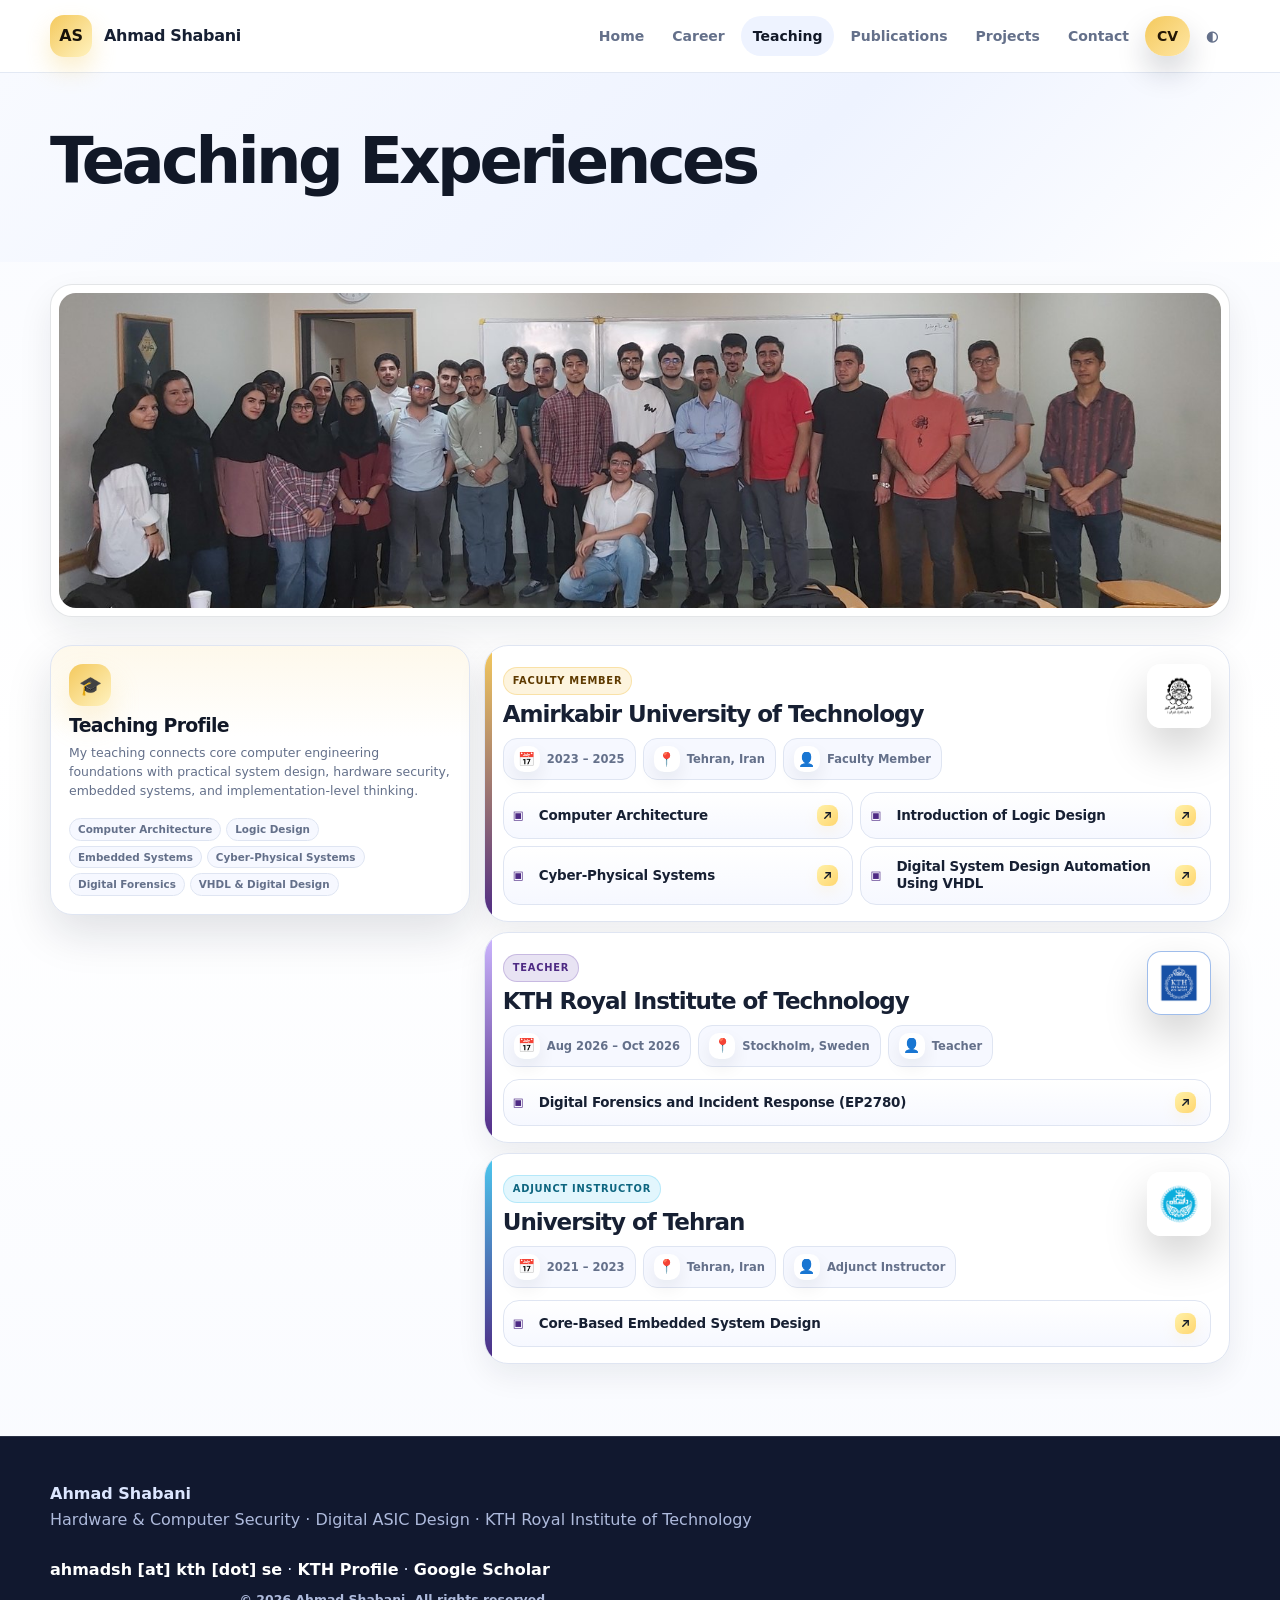
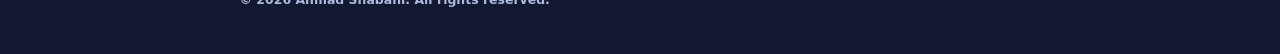
<file: teaching.html>
<!doctype html>
<html lang="en">
<head>
  <meta charset="utf-8">
  <meta name="viewport" content="width=device-width, initial-scale=1">
  <title>Teaching Experiences | Ahmad Shabani</title>
  <link rel="stylesheet" href="assets/css/style.css">
  <style>
    /* Teaching page v10: clean classroom photo band.
       The image frame spans the full content columns on desktop. */
    .class-photo-fixed-section {
      padding: 30px 0 8px !important;
    }
    .class-photo-fixed-card {
      width: 100% !important;
      margin: 0 auto !important;
      padding: 10px !important;
      border-radius: 26px !important;
      background: var(--card, #ffffff) !important;
      border: 1px solid var(--border, rgba(30, 41, 59, 0.12)) !important;
      box-shadow: 0 18px 44px rgba(15, 23, 42, 0.10) !important;
      overflow: hidden !important;
    }
    .class-photo-fixed-text {
      display: none !important;
    }
    .class-photo-fixed-frame {
      width: 100% !important;
      height: clamp(270px, 28vw, 365px) !important;
      margin: 0 auto !important;
      overflow: hidden !important;
      border-radius: 20px !important;
      background: #eef2f7 !important;
    }
    .class-photo-fixed-frame img {
      display: block !important;
      width: 100% !important;
      height: 100% !important;
      object-fit: cover !important;
      object-position: center center !important;
      max-width: none !important;
      max-height: none !important;
    }
    body.dark .class-photo-fixed-card {
      background: rgba(17, 24, 39, 0.92) !important;
      border-color: rgba(255, 255, 255, 0.10) !important;
    }
    @media (min-width: 1180px) {
      .class-photo-fixed-card { width: 100% !important; }
      .class-photo-fixed-frame { height: 375px !important; }
    }
    @media (max-width: 760px) {
      .class-photo-fixed-card { max-width: 92vw !important; padding: 8px !important; border-radius: 22px !important; }
      .class-photo-fixed-frame { height: 185px !important; border-radius: 17px !important; }
    }
    @media (max-width: 520px) {
      .class-photo-fixed-frame { height: 155px !important; }
    }
  
    /* Course links: title itself is clickable, with clean external-link icon */
    .course-copy {
      min-width: 0 !important;
      width: 100% !important;
    }

    .course-title-link {
      display: inline-flex !important;
      align-items: center !important;
      justify-content: space-between !important;
      gap: 10px !important;
      width: 100% !important;
      min-height: 30px !important;
      padding: 6px 8px !important;
      border-radius: 12px !important;
      color: inherit !important;
      text-decoration: none !important;
      transition: background 0.16s ease, color 0.16s ease, transform 0.16s ease, border-color 0.16s ease !important;
      border: 1px solid transparent !important;
    }

    .course-title-link:hover {
      background: rgba(255, 231, 136, 0.12) !important;
      border-color: rgba(255, 231, 136, 0.32) !important;
      color: var(--gold, #f5c542) !important;
      transform: translateY(-1px) !important;
    }

    body:not(.dark) .course-title-link:hover {
      background: rgba(21, 101, 192, 0.07) !important;
      border-color: rgba(21, 101, 192, 0.18) !important;
      color: #135f9f !important;
    }

    .course-title-text {
      min-width: 0 !important;
      line-height: 1.25 !important;
    }

    .course-link-icon {
      flex: 0 0 auto !important;
      width: 24px !important;
      height: 24px !important;
      display: inline-flex !important;
      align-items: center !important;
      justify-content: center !important;
      border-radius: 9px !important;
      background: linear-gradient(135deg, #fff1a8, #ffd66f) !important;
      color: #111827 !important;
      box-shadow: 0 8px 18px rgba(255, 214, 111, 0.16) !important;
    }

    .course-link-icon svg {
      width: 15px !important;
      height: 15px !important;
      fill: none !important;
      stroke: currentColor !important;
      stroke-width: 2.4 !important;
      stroke-linecap: round !important;
      stroke-linejoin: round !important;
    }

    .course-item:hover .course-link-icon {
      filter: brightness(1.05) !important;
    }

  
    /* Safety: keep menu visible while scrolling */
    .topbar {
      position: sticky !important;
      top: 0 !important;
      z-index: 9999 !important;
      backdrop-filter: blur(18px) !important;
      -webkit-backdrop-filter: blur(18px) !important;
    }


    /* Final compact teaching refinement */
    .teaching-experience-section {
      padding-top: 22px !important;
    }

    .teaching-layout {
      gap: 14px !important;
      align-items: start !important;
    }

    .teaching-summary.card {
      padding: 18px !important;
      border-radius: 22px !important;
    }

    .teaching-summary .summary-icon {
      width: 42px !important;
      height: 42px !important;
      border-radius: 14px !important;
      font-size: 1.15rem !important;
      margin-bottom: 10px !important;
    }

    .teaching-summary h2 {
      font-size: 1.18rem !important;
      margin: 0 0 8px !important;
      letter-spacing: -0.035em !important;
    }

    .teaching-summary p {
      font-size: 0.78rem !important;
      line-height: 1.5 !important;
      margin-bottom: 10px !important;
    }

    .teaching-focus {
      gap: 5px !important;
    }

    .teaching-focus span {
      padding: 5px 8px !important;
      font-size: 0.65rem !important;
      border-radius: 999px !important;
      line-height: 1 !important;
    }

    .teaching-list {
      gap: 10px !important;
    }

    .teaching-card {
      padding: 18px 18px 16px !important;
      border-radius: 24px !important;
      min-height: 0 !important;
    }

    .teaching-card.featured,
    .teaching-card.kth-card,
    .teaching-card.ut-card {
      box-shadow: 0 12px 30px rgba(15, 23, 42, 0.07) !important;
    }

    body.dark .teaching-card.featured,
    body.dark .teaching-card.kth-card,
    body.dark .teaching-card.ut-card {
      box-shadow: 0 14px 32px rgba(0, 0, 0, 0.18) !important;
    }

    .teaching-card-head {
      gap: 12px !important;
      margin-bottom: 10px !important;
      align-items: center !important;
    }

    .teaching-card-head h2 {
      font-size: clamp(1.18rem, 1.8vw, 1.58rem) !important;
      line-height: 1.08 !important;
      margin: 7px 0 0 !important;
      letter-spacing: -0.045em !important;
      max-width: 760px !important;
    }

    .role-badge {
      padding: 5px 9px !important;
      font-size: 0.62rem !important;
      letter-spacing: 0.075em !important;
      border-radius: 999px !important;
    }

    .institution-mark.emblem-wrap,
    .kth-emblem-wrap {
      width: 72px !important;
      height: 72px !important;
      min-width: 72px !important;
      border-radius: 20px !important;
      padding: 8px !important;
    }

    .institution-emblem {
      width: 58px !important;
      height: 58px !important;
      object-fit: contain !important;
    }

    .info-grid {
      display: flex !important;
      flex-wrap: wrap !important;
      gap: 7px !important;
      margin: 8px 0 12px !important;
    }

    .info-chip {
      min-height: 0 !important;
      padding: 7px 10px !important;
      border-radius: 14px !important;
      font-size: 0.72rem !important;
      gap: 7px !important;
      line-height: 1.1 !important;
    }

    .info-icon {
      font-size: 0.86rem !important;
      line-height: 1 !important;
    }

    .course-grid {
      grid-template-columns: repeat(2, minmax(0, 1fr)) !important;
      gap: 7px !important;
      margin-top: 0 !important;
    }

    .course-grid.single {
      grid-template-columns: 1fr !important;
      max-width: 100% !important;
    }

    .course-item {
      min-height: 0 !important;
      padding: 8px 9px !important;
      border-radius: 16px !important;
      gap: 7px !important;
      align-items: center !important;
      box-shadow: none !important;
    }

    .course-icon {
      font-size: 0.72rem !important;
      width: 14px !important;
      min-width: 14px !important;
      line-height: 1 !important;
    }

    .course-title-link {
      min-height: 0 !important;
      padding: 3px 4px !important;
      border-radius: 10px !important;
      gap: 6px !important;
    }

    .course-title-text {
      font-size: 0.84rem !important;
      line-height: 1.22 !important;
      font-weight: 850 !important;
      letter-spacing: -0.015em !important;
    }

    .course-link-icon {
      width: 21px !important;
      height: 21px !important;
      border-radius: 8px !important;
      box-shadow: 0 6px 14px rgba(255, 214, 111, 0.14) !important;
    }

    .course-link-icon svg {
      width: 13px !important;
      height: 13px !important;
      stroke-width: 2.5 !important;
    }

    .class-photo-fixed-section {
      padding: 22px 0 6px !important;
    }

    .class-photo-fixed-card {
      padding: 8px !important;
      border-radius: 22px !important;
      box-shadow: 0 14px 34px rgba(15, 23, 42, 0.08) !important;
    }

    .class-photo-fixed-frame {
      height: clamp(230px, 24vw, 315px) !important;
      border-radius: 17px !important;
    }

    @media (min-width: 1180px) {
      .class-photo-fixed-frame { height: 315px !important; }
    }

    @media (max-width: 980px) {
      .teaching-layout {
        grid-template-columns: 1fr !important;
      }

      .teaching-summary.card {
        padding: 16px !important;
      }

      .teaching-card {
        padding: 16px !important;
      }

      .institution-mark.emblem-wrap,
      .kth-emblem-wrap {
        width: 64px !important;
        height: 64px !important;
        min-width: 64px !important;
      }

      .institution-emblem {
        width: 52px !important;
        height: 52px !important;
      }
    }

    @media (max-width: 700px) {
      .teaching-card-head {
        align-items: flex-start !important;
      }

      .institution-mark.emblem-wrap,
      .kth-emblem-wrap {
        width: 58px !important;
        height: 58px !important;
        min-width: 58px !important;
        border-radius: 17px !important;
      }

      .institution-emblem {
        width: 46px !important;
        height: 46px !important;
      }

      .course-grid {
        grid-template-columns: 1fr !important;
      }

      .teaching-card-head h2 {
        font-size: 1.18rem !important;
      }

      .info-chip {
        font-size: 0.69rem !important;
        padding: 6px 8px !important;
      }

      .class-photo-fixed-frame {
        height: 165px !important;
      }
    }


    /* Emblem anti-crop fix: keep compact boxes but show the full university logos */
    .institution-mark.emblem-wrap,
    .kth-emblem-wrap {
      overflow: visible !important;
      display: flex !important;
      align-items: center !important;
      justify-content: center !important;
      padding: 10px !important;
      background: rgba(255, 255, 255, 0.08) !important;
    }

    body:not(.dark) .institution-mark.emblem-wrap,
    body:not(.dark) .kth-emblem-wrap {
      background: rgba(255, 255, 255, 0.92) !important;
    }

    .institution-emblem {
      width: 100% !important;
      height: 100% !important;
      max-width: 48px !important;
      max-height: 48px !important;
      object-fit: contain !important;
      object-position: center center !important;
      display: block !important;
    }

    @media (max-width: 980px) {
      .institution-emblem {
        max-width: 44px !important;
        max-height: 44px !important;
      }
    }

    @media (max-width: 700px) {
      .institution-emblem {
        max-width: 40px !important;
        max-height: 40px !important;
      }
    }


    /* Final emblem visibility fix: use padded emblem files and force full-logo display */
    .institution-mark.emblem-wrap,
    .kth-emblem-wrap {
      width: 68px !important;
      height: 68px !important;
      min-width: 68px !important;
      max-width: 68px !important;
      max-height: 68px !important;
      padding: 6px !important;
      overflow: hidden !important;
      display: flex !important;
      align-items: center !important;
      justify-content: center !important;
      border-radius: 20px !important;
      background: rgba(255, 255, 255, 0.94) !important;
    }

    body.dark .institution-mark.emblem-wrap,
    body.dark .kth-emblem-wrap {
      background: rgba(255, 255, 255, 0.94) !important;
      border-color: rgba(255, 255, 255, 0.16) !important;
    }

    .institution-emblem {
      width: 100% !important;
      height: 100% !important;
      max-width: 56px !important;
      max-height: 56px !important;
      object-fit: contain !important;
      object-position: center center !important;
      display: block !important;
      border-radius: 0 !important;
    }

    @media (max-width: 980px) {
      .institution-mark.emblem-wrap,
      .kth-emblem-wrap {
        width: 62px !important;
        height: 62px !important;
        min-width: 62px !important;
        max-width: 62px !important;
        max-height: 62px !important;
      }
      .institution-emblem {
        max-width: 50px !important;
        max-height: 50px !important;
      }
    }

    @media (max-width: 700px) {
      .institution-mark.emblem-wrap,
      .kth-emblem-wrap {
        width: 56px !important;
        height: 56px !important;
        min-width: 56px !important;
        max-width: 56px !important;
        max-height: 56px !important;
        border-radius: 16px !important;
      }
      .institution-emblem {
        max-width: 45px !important;
        max-height: 45px !important;
      }
    }


    /* Final square-frame fix for university emblems */
    .institution-mark.emblem-wrap,
    .kth-emblem-wrap {
      width: 64px !important;
      height: 64px !important;
      min-width: 64px !important;
      min-height: 64px !important;
      max-width: 64px !important;
      max-height: 64px !important;
      aspect-ratio: 1 / 1 !important;
      padding: 6px !important;
      border-radius: 14px !important; /* rounded square, not pill */
      display: flex !important;
      align-items: center !important;
      justify-content: center !important;
      overflow: hidden !important;
      box-sizing: border-box !important;
      flex: 0 0 64px !important;
      background: rgba(255,255,255,0.96) !important;
    }

    .institution-emblem {
      width: 100% !important;
      height: 100% !important;
      max-width: 50px !important;
      max-height: 50px !important;
      object-fit: contain !important;
      object-position: center center !important;
      display: block !important;
    }

    @media (max-width: 980px) {
      .institution-mark.emblem-wrap,
      .kth-emblem-wrap {
        width: 58px !important;
        height: 58px !important;
        min-width: 58px !important;
        min-height: 58px !important;
        max-width: 58px !important;
        max-height: 58px !important;
        flex: 0 0 58px !important;
        border-radius: 13px !important;
      }

      .institution-emblem {
        max-width: 45px !important;
        max-height: 45px !important;
      }
    }

    @media (max-width: 700px) {
      .institution-mark.emblem-wrap,
      .kth-emblem-wrap {
        width: 54px !important;
        height: 54px !important;
        min-width: 54px !important;
        min-height: 54px !important;
        max-width: 54px !important;
        max-height: 54px !important;
        flex: 0 0 54px !important;
        border-radius: 12px !important;
      }

      .institution-emblem {
        max-width: 41px !important;
        max-height: 41px !important;
      }
    }

  </style>
</head>
<body>
<header class="topbar">
  <div class="container nav">
    <a class="brand" href="index.html"><span class="logo">AS</span><span>Ahmad Shabani</span></a>
    <button class="mobile-menu" data-nav-toggle>Menu</button>
    <nav class="nav-links">
      <a href="index.html">Home</a>
      <a href="career.html">Career</a>
      <a class="active" href="teaching.html">Teaching</a>
      <a href="publications.html">Publications</a>
      <a href="projects.html">Projects</a>
      <a href="contact.html">Contact</a>
      <a class="btn gold" href="files/Ahmad_Shabani_CV.pdf" target="_blank">CV</a>
      <button type="button" data-theme-toggle>◐</button>
    </nav>
  </div>
</header>

<main>
  <section class="page-hero teaching-hero">
    <div class="container">
      <h1>Teaching Experiences</h1>
    </div>
  </section>



  <section class="class-photo-fixed-section" aria-label="Teaching classroom photo">
    <div class="container">
      <div class="class-photo-fixed-card">
        <figure class="class-photo-fixed-frame">
          <img src="assets/img/class.jpg" alt="Ahmad Shabani with students in a classroom" loading="lazy">
        </figure>
      </div>
    </div>
  </section>

  <section class="section compact teaching-experience-section">
    <div class="container teaching-layout">
      <aside class="teaching-summary card">
        <div class="summary-icon">🎓</div>
        <h2>Teaching Profile</h2>
        <p>
          My teaching connects core computer engineering foundations with practical system design, hardware security, embedded systems, and implementation-level thinking.
        </p>
        <div class="teaching-focus">
          <span>Computer Architecture</span>
          <span>Logic Design</span>
          <span>Embedded Systems</span>
          <span>Cyber-Physical Systems</span>
          <span>Digital Forensics</span>
          <span>VHDL & Digital Design</span>
        </div>
      </aside>

      <div class="teaching-list">
        <article class="teaching-card featured">
          <div class="teaching-card-head">
            <div>
              <span class="role-badge">Faculty Member</span>
              <h2>Amirkabir University of Technology</h2>
            </div>
            <div class="institution-mark emblem-wrap" aria-label="Amirkabir University of Technology emblem"><img src="assets/img/aut-emblem.png" alt="Amirkabir University of Technology emblem" class="institution-emblem"></div>
          </div>
          <div class="info-grid">
            <div class="info-chip"><span class="info-icon">📅</span><span>2023 – 2025</span></div>
            <div class="info-chip"><span class="info-icon">📍</span><span>Tehran, Iran</span></div>
            <div class="info-chip"><span class="info-icon">👤</span><span>Faculty Member</span></div>
          </div>
          <div class="course-grid">
            <div class="course-item course-with-link">
              <span class="course-icon">▣</span>
              <div class="course-copy">
                <a class="course-title-link" href="references/CA_AUT_Spring2025.pdf" target="_blank" rel="noopener" title="Open course material for Computer Architecture">
                  <span class="course-title-text">Computer Architecture</span>
                  <span class="course-link-icon" aria-hidden="true">
                    <svg viewBox="0 0 24 24" focusable="false">
                      <path d="M7 17L17 7"></path>
                      <path d="M9 7h8v8"></path>
                    </svg>
                  </span>
                </a>
              </div>
            </div>
            <div class="course-item course-with-link">
              <span class="course-icon">▣</span>
              <div class="course-copy">
                <a class="course-title-link" href="references/LogicDesign_AUT_Spring2024.pdf" target="_blank" rel="noopener" title="Open course material for Introduction of Logic Design">
                  <span class="course-title-text">Introduction of Logic Design</span>
                  <span class="course-link-icon" aria-hidden="true">
                    <svg viewBox="0 0 24 24" focusable="false">
                      <path d="M7 17L17 7"></path>
                      <path d="M9 7h8v8"></path>
                    </svg>
                  </span>
                </a>
              </div>
            </div>
            <div class="course-item course-with-link">
              <span class="course-icon">▣</span>
              <div class="course-copy">
                <a class="course-title-link" href="references/CPS_AUT_Fall2024.pdf" target="_blank" rel="noopener" title="Open course material for Cyber-Physical Systems">
                  <span class="course-title-text">Cyber-Physical Systems</span>
                  <span class="course-link-icon" aria-hidden="true">
                    <svg viewBox="0 0 24 24" focusable="false">
                      <path d="M7 17L17 7"></path>
                      <path d="M9 7h8v8"></path>
                    </svg>
                  </span>
                </a>
              </div>
            </div>
            <div class="course-item course-with-link">
              <span class="course-icon">▣</span>
              <div class="course-copy">
                <a class="course-title-link" href="references/digital-system-design-automation-vhdl-syllabus.pdf" target="_blank" rel="noopener" title="Open course material for Digital System Design Automation Using VHDL">
                  <span class="course-title-text">Digital System Design Automation Using VHDL</span>
                  <span class="course-link-icon" aria-hidden="true">
                    <svg viewBox="0 0 24 24" focusable="false">
                      <path d="M7 17L17 7"></path>
                      <path d="M9 7h8v8"></path>
                    </svg>
                  </span>
                </a>
              </div>
            </div>
          </div>
        </article>

        <article class="teaching-card kth-card">
          <div class="teaching-card-head">
            <div>
              <span class="role-badge violet">Teacher</span>
              <h2>KTH Royal Institute of Technology</h2>
            </div>
            <div class="institution-mark emblem-wrap kth-emblem-wrap" aria-label="KTH Royal Institute of Technology emblem"><img src="assets/img/kth-emblem.png" alt="KTH Royal Institute of Technology emblem" class="institution-emblem"></div>
          </div>
          <div class="info-grid">
            <div class="info-chip"><span class="info-icon">📅</span><span>Aug 2026 – Oct 2026</span></div>
            <div class="info-chip"><span class="info-icon">📍</span><span>Stockholm, Sweden</span></div>
            <div class="info-chip"><span class="info-icon">👤</span><span>Teacher</span></div>
          </div>
          <div class="course-grid single">
            <div class="course-item kth-course-item">
              <span class="course-icon">▣</span>
              <div class="course-copy">
                <a class="course-title-link" href="https://www.kth.se/student/kurser/kurs/EP2780" target="_blank" rel="noopener" title="Open course material for Digital Forensics and Incident Response EP2780">
                  <span class="course-title-text">Digital Forensics and Incident Response <strong>(EP2780)</strong></span>
                  <span class="course-link-icon" aria-hidden="true">
                    <svg viewBox="0 0 24 24" focusable="false">
                      <path d="M7 17L17 7"></path>
                      <path d="M9 7h8v8"></path>
                    </svg>
                  </span>
                </a>
              </div>
            </div>
          </div>
        </article>

        <article class="teaching-card ut-card">
          <div class="teaching-card-head">
            <div>
              <span class="role-badge cyan">Adjunct Instructor</span>
              <h2>University of Tehran</h2>
            </div>
            <div class="institution-mark emblem-wrap" aria-label="University of Tehran emblem"><img src="assets/img/ut-emblem.png" alt="University of Tehran emblem" class="institution-emblem"></div>
          </div>
          <div class="info-grid">
            <div class="info-chip"><span class="info-icon">📅</span><span>2021 – 2023</span></div>
            <div class="info-chip"><span class="info-icon">📍</span><span>Tehran, Iran</span></div>
            <div class="info-chip"><span class="info-icon">👤</span><span>Adjunct Instructor</span></div>
          </div>
          <div class="course-grid single">
            <div class="course-item course-with-link">
              <span class="course-icon">▣</span>
              <div class="course-copy">
                <a class="course-title-link" href="references/core-based-embedded-system-design-syllabus.pdf" target="_blank" rel="noopener" title="Open course material for Core-Based Embedded System Design">
                  <span class="course-title-text">Core-Based Embedded System Design</span>
                  <span class="course-link-icon" aria-hidden="true">
                    <svg viewBox="0 0 24 24" focusable="false">
                      <path d="M7 17L17 7"></path>
                      <path d="M9 7h8v8"></path>
                    </svg>
                  </span>
                </a>
              </div>
            </div>
          </div>
        </article>
      </div>
    </div>
  </section>
</main>

<footer class="footer">
  <div class="container footer-grid">
    <div>
      <strong>Ahmad Shabani</strong>
      <div class="muted">Hardware &amp; Computer Security · Digital ASIC Design · KTH Royal Institute of Technology</div>
    </div>
    <div class="footer-links">
      <span class="email-obfuscated">ahmadsh [at] kth [dot] se</span> ·
      <a href="https://kth.se/profile/ahmadsh" target="_blank" rel="noopener">KTH Profile</a> ·
      <a href="https://scholar.google.com/citations?user=iU2Rx7UAAAAJ" target="_blank" rel="noopener">Google Scholar</a>
      <div class="copyright">© <span data-current-year>2026</span> Ahmad Shabani. All rights reserved.</div>
    </div>
  </div>
</footer>
<script src="assets/js/main.js"></script>
</body>
</html>
</file>
<file: assets/css/style.css>
:root {
  --bg: #0b1020;
  --bg-soft: #111a33;
  --surface: #ffffff;
  --surface-2: #f6f8ff;
  --text: #172033;
  --muted: #64708a;
  --line: #dfe5f2;
  --navy: #11182f;
  --purple: #4e2a84;
  --violet: #7251b5;
  --gold: #f4c95d;
  --cyan: #4cc9f0;
  --green: #2fbf71;
  --shadow: 0 18px 45px rgba(17, 24, 47, 0.13);
  --radius: 22px;
  --max: 1180px;
}

* { box-sizing: border-box; }
html { scroll-behavior: smooth; }
body {
  margin: 0;
  font-family: Inter, ui-sans-serif, system-ui, -apple-system, BlinkMacSystemFont, "Segoe UI", sans-serif;
  color: var(--text);
  background: linear-gradient(180deg, #f8faff 0%, #fff 45%, #f8faff 100%);
  line-height: 1.62;
}
body.dark {
  --surface: #111827;
  --surface-2: #0f172a;
  --text: #e5edf7;
  --muted: #a7b4ca;
  --line: #25314a;
  background: #0b1020;
}

a { color: inherit; text-decoration: none; }
a.link { color: var(--purple); font-weight: 700; border-bottom: 1px solid rgba(78,42,132,.28); }
body.dark a.link { color: #cdb7ff; }

.container { width: min(var(--max), calc(100% - 40px)); margin: 0 auto; }

.topbar {
  position: sticky;
  top: 0;
  z-index: 50;
  backdrop-filter: blur(18px);
  background: rgba(255,255,255,.82);
  border-bottom: 1px solid rgba(223,229,242,.85);
}
body.dark .topbar { background: rgba(11,16,32,.82); border-color: #25314a; }
.nav {
  min-height: 72px;
  display: flex;
  align-items: center;
  justify-content: space-between;
  gap: 18px;
}
.brand {
  display: flex;
  align-items: center;
  gap: 12px;
  font-weight: 850;
  letter-spacing: -.02em;
}
.logo {
  width: 42px; height: 42px; border-radius: 14px;
  display: grid; place-items: center;
  color: #18120a; font-weight: 900;
  background: linear-gradient(135deg, var(--gold), #fff2bf);
  box-shadow: 0 12px 25px rgba(244,201,93,.32);
}
.nav-links { display: flex; align-items: center; gap: 4px; flex-wrap: wrap; justify-content: flex-end; }
.nav-links a, .nav-links button {
  border: 0; background: transparent; cursor: pointer;
  padding: 9px 12px; border-radius: 999px;
  color: var(--muted); font-weight: 720; font-size: 14px;
}
.nav-links a:hover, .nav-links a.active, .nav-links button:hover { color: var(--text); background: var(--surface-2); }
.btn {
  display: inline-flex; align-items: center; justify-content: center; gap: 9px;
  padding: 12px 17px; border-radius: 999px;
  background: var(--navy); color: white !important; font-weight: 800;
  box-shadow: 0 16px 30px rgba(17,24,47,.18);
  border: 1px solid rgba(255,255,255,.1);
}
.btn.gold { background: linear-gradient(135deg, var(--gold), #ffe6a3); color: #241706 !important; }
.btn.ghost { background: transparent; color: var(--text) !important; border: 1px solid var(--line); box-shadow: none; }

.hero {
  position: relative;
  overflow: hidden;
  background:
    radial-gradient(circle at 20% 20%, rgba(76,201,240,.22), transparent 34%),
    radial-gradient(circle at 82% 14%, rgba(244,201,93,.30), transparent 32%),
    linear-gradient(135deg, #11182f 0%, #25154a 58%, #4e2a84 100%);
  color: #fff;
  padding: 80px 0 62px;
}
.hero::after {
  content: ""; position: absolute; inset: auto -10% -60px -10%; height: 140px;
  background: #fff; transform: rotate(-2.3deg); transform-origin: left center;
}
body.dark .hero::after { background: #0b1020; }
.hero-grid { position: relative; z-index: 2; display: grid; grid-template-columns: 1.14fr .86fr; gap: 34px; align-items: center; }
.eyebrow { display: inline-flex; gap: 8px; align-items: center; padding: 7px 12px; border-radius: 999px; background: rgba(255,255,255,.11); border: 1px solid rgba(255,255,255,.18); font-size: 13px; font-weight: 760; color: #edf3ff; }
.hero h1 { font-size: clamp(44px, 7vw, 78px); line-height: .95; letter-spacing: -.06em; margin: 18px 0 14px; }
.hero h1 span { color: var(--gold); }
.hero .lead { font-size: clamp(18px, 2.1vw, 23px); color: #dce6ff; max-width: 760px; margin: 0 0 26px; }
.hero-actions { display: flex; gap: 12px; flex-wrap: wrap; margin-top: 24px; }
.profile-card {
  background: rgba(255,255,255,.10); border: 1px solid rgba(255,255,255,.18); border-radius: 32px;
  padding: 22px; box-shadow: 0 30px 70px rgba(0,0,0,.22); backdrop-filter: blur(10px);
}
.profile-photo {
  width: 100%; aspect-ratio: 1/1.05; object-fit: cover; border-radius: 26px;
  border: 3px solid rgba(244,201,93,.9); box-shadow: 0 18px 35px rgba(0,0,0,.24);
  background: rgba(255,255,255,.1);
}
.hero-stats { display: grid; grid-template-columns: repeat(3,1fr); gap: 10px; margin-top: 12px; }
.stat { padding: 12px 10px; border-radius: 18px; background: rgba(255,255,255,.11); text-align: center; }
.stat strong { display: block; font-size: 22px; color: var(--gold); line-height: 1; }
.stat span { display: block; color: #dce6ff; font-size: 12px; margin-top: 6px; }

.section { padding: 72px 0; }
.section.compact { padding-top: 36px; }
.section-head { display: flex; justify-content: space-between; align-items: end; gap: 20px; margin-bottom: 28px; }
.kicker { color: var(--purple); font-weight: 900; text-transform: uppercase; letter-spacing: .12em; font-size: 12px; }
body.dark .kicker { color: #cdb7ff; }
h2 { font-size: clamp(31px, 4vw, 48px); line-height: 1.05; letter-spacing: -.045em; margin: 7px 0 0; }
h3 { font-size: 21px; letter-spacing: -.025em; line-height: 1.2; margin: 0 0 8px; }
.subtitle { color: var(--muted); max-width: 760px; margin: 10px 0 0; }
.grid { display: grid; gap: 18px; }
.grid.two { grid-template-columns: repeat(2, minmax(0,1fr)); }
.grid.three { grid-template-columns: repeat(3, minmax(0,1fr)); }
.card {
  background: var(--surface); border: 1px solid var(--line); border-radius: var(--radius);
  padding: 24px; box-shadow: var(--shadow);
}
.card.small { padding: 20px; }
.card.accent { border-top: 5px solid var(--gold); }
.card.purple { border-top: 5px solid var(--purple); }
.card.cyan { border-top: 5px solid var(--cyan); }
.icon {
  width: 46px; height: 46px; border-radius: 16px; display: grid; place-items: center; margin-bottom: 14px;
  background: linear-gradient(135deg, rgba(78,42,132,.14), rgba(76,201,240,.14)); color: var(--purple); font-size: 22px;
}
.meta { color: var(--muted); font-weight: 730; font-size: 14px; margin-bottom: 8px; }
.tags { display: flex; gap: 8px; flex-wrap: wrap; margin-top: 16px; }
.tag { padding: 6px 10px; border-radius: 999px; background: var(--surface-2); border: 1px solid var(--line); color: var(--muted); font-weight: 760; font-size: 12px; }

.timeline { position: relative; display: grid; gap: 16px; }
.timeline-item {
  position: relative; padding: 22px 22px 22px 90px; border: 1px solid var(--line); border-radius: var(--radius); background: var(--surface); box-shadow: var(--shadow);
}
.timeline-item::before {
  content: attr(data-year); position: absolute; left: 18px; top: 22px; width: 54px; min-height: 54px; border-radius: 18px;
  background: linear-gradient(135deg, var(--purple), #2f1a5b); color: var(--gold); display: grid; place-items: center; text-align: center; font-weight: 900; font-size: 12px; line-height: 1.08; padding: 4px;
}
.timeline-item p { margin: 8px 0 0; color: var(--muted); }

.page-hero { padding: 58px 0; color: #fff; background: linear-gradient(135deg, #11182f, #4e2a84); }
.page-hero h1 { font-size: clamp(30px, 6vw, 64px); letter-spacing: -.055em; line-height: .96; margin: 12px 0; }
.page-hero p { max-width: 780px; color: #dce6ff; font-size: 19px; margin: 0; }

.split { display: grid; grid-template-columns: .85fr 1.15fr; gap: 22px; align-items: start; }
.sidebar { position: sticky; top: 92px; }
.sidebar .card { box-shadow: none; }
.list { padding-left: 20px; margin: 10px 0 0; color: var(--muted); }
.list li { margin-bottom: 7px; }
.footer { padding: 44px 0; background: var(--navy); color: #dce6ff; }
.footer-grid { display: flex; justify-content: space-between; gap: 24px; flex-wrap: wrap; }
.footer a { color: #fff; font-weight: 760; }
.footer .muted { color: #aebadc; }
.contact-row { display: grid; gap: 12px; }
.contact-pill { display: flex; gap: 12px; align-items: center; padding: 13px 14px; border: 1px solid var(--line); border-radius: 16px; background: var(--surface); }
.pub-placeholder { border-style: dashed; background: linear-gradient(135deg, var(--surface), var(--surface-2)); }
.mobile-menu { display: none; }

@media (max-width: 900px) {
  .hero-grid, .grid.two, .grid.three, .split { grid-template-columns: 1fr; }
  .hero { padding-top: 52px; }
  .profile-card { max-width: 460px; }
  .section-head { display: block; }
  .sidebar { position: static; }
  .nav-links { display: none; position: absolute; left: 20px; right: 20px; top: 72px; padding: 12px; border: 1px solid var(--line); border-radius: 20px; background: var(--surface); box-shadow: var(--shadow); }
  .nav-links.open { display: grid; justify-content: stretch; }
  .nav-links a, .nav-links button { text-align: left; }
  .mobile-menu { display: inline-flex; border: 1px solid var(--line); background: var(--surface); color: var(--text); padding: 10px 12px; border-radius: 12px; font-weight: 800; }
}

@media (max-width: 560px) {
  .container { width: min(100% - 26px, var(--max)); }
  .hero-stats { grid-template-columns: 1fr; }
  .timeline-item { padding-left: 22px; padding-top: 90px; }
}


/* Teaching page: polished academic cards */
.teaching-hero {
  background:
    radial-gradient(circle at 12% 24%, rgba(244,201,93,.24), transparent 34%),
    radial-gradient(circle at 88% 12%, rgba(76,201,240,.20), transparent 30%),
    linear-gradient(135deg, #11182f 0%, #2a1857 52%, #4e2a84 100%);
}
.teaching-hero h1 { margin-top: 0; }
.teaching-layout {
  display: grid;
  grid-template-columns: 0.36fr 0.64fr;
  gap: 24px;
  align-items: start;
}
.teaching-summary {
  position: sticky;
  top: 96px;
  overflow: hidden;
  background:
    linear-gradient(180deg, rgba(244,201,93,.12), transparent 34%),
    var(--surface);
}
.summary-icon {
  width: 62px;
  height: 62px;
  border-radius: 22px;
  display: grid;
  place-items: center;
  font-size: 30px;
  background: linear-gradient(135deg, var(--gold), #fff2bf);
  box-shadow: 0 16px 30px rgba(244,201,93,.24);
  margin-bottom: 16px;
}
.teaching-summary h2 {
  font-size: 30px;
  margin: 0 0 12px;
}
.teaching-summary p { color: var(--muted); margin-top: 0; }
.teaching-focus { display: flex; flex-wrap: wrap; gap: 8px; margin-top: 18px; }
.teaching-focus span {
  padding: 7px 10px;
  border-radius: 999px;
  border: 1px solid var(--line);
  background: var(--surface-2);
  color: var(--muted);
  font-size: 12px;
  font-weight: 800;
}
.teaching-list { display: grid; gap: 18px; }
.teaching-card {
  position: relative;
  overflow: hidden;
  padding: 26px;
  border-radius: 28px;
  border: 1px solid var(--line);
  background: var(--surface);
  box-shadow: var(--shadow);
}
.teaching-card::before {
  content: "";
  position: absolute;
  inset: 0 auto 0 0;
  width: 7px;
  background: linear-gradient(180deg, var(--gold), var(--purple));
}
.teaching-card.kth-card::before { background: linear-gradient(180deg, #cdb7ff, var(--purple)); }
.teaching-card.ut-card::before { background: linear-gradient(180deg, var(--cyan), var(--purple)); }
.teaching-card-head {
  display: flex;
  align-items: flex-start;
  justify-content: space-between;
  gap: 18px;
  margin-bottom: 16px;
}
.teaching-card h2 {
  font-size: clamp(23px, 3vw, 34px);
  margin: 8px 0 0;
  letter-spacing: -.045em;
}
.role-badge {
  display: inline-flex;
  align-items: center;
  gap: 6px;
  padding: 7px 11px;
  border-radius: 999px;
  background: rgba(244,201,93,.20);
  color: #5e3a00;
  border: 1px solid rgba(244,201,93,.42);
  font-size: 12px;
  font-weight: 900;
  text-transform: uppercase;
  letter-spacing: .08em;
}
body.dark .role-badge { color: #ffe6a3; }
.role-badge.violet {
  background: rgba(114,81,181,.16);
  color: var(--purple);
  border-color: rgba(114,81,181,.28);
}
body.dark .role-badge.violet { color: #d8c8ff; }
.role-badge.cyan {
  background: rgba(76,201,240,.16);
  color: #0e6680;
  border-color: rgba(76,201,240,.30);
}
body.dark .role-badge.cyan { color: #a8ecff; }
.institution-mark {
  width: 62px;
  height: 62px;
  flex: 0 0 62px;
  border-radius: 22px;
  display: grid;
  place-items: center;
  font-weight: 950;
  letter-spacing: -.04em;
  color: #241706;
  background: linear-gradient(135deg, var(--gold), #fff2bf);
  box-shadow: 0 16px 30px rgba(17,24,47,.10);
}
.info-grid {
  display: flex;
  flex-wrap: wrap;
  gap: 10px;
  margin-bottom: 18px;
}
.info-chip {
  display: inline-flex;
  align-items: center;
  gap: 8px;
  padding: 9px 12px;
  border-radius: 15px;
  border: 1px solid var(--line);
  background: var(--surface-2);
  color: var(--muted);
  font-size: 14px;
  font-weight: 790;
}
.info-icon {
  width: 26px;
  height: 26px;
  display: grid;
  place-items: center;
  border-radius: 10px;
  background: var(--surface);
  box-shadow: 0 8px 18px rgba(17,24,47,.07);
}
.course-grid {
  display: grid;
  grid-template-columns: repeat(2, minmax(0, 1fr));
  gap: 10px;
}
.course-grid.single { grid-template-columns: 1fr; }
.course-item {
  display: flex;
  align-items: flex-start;
  gap: 10px;
  padding: 14px;
  border-radius: 18px;
  border: 1px solid var(--line);
  background: linear-gradient(180deg, var(--surface), var(--surface-2));
  font-weight: 780;
  line-height: 1.38;
}
.course-icon {
  color: var(--purple);
  font-size: 14px;
  line-height: 1.9;
}

@media (max-width: 900px) {
  .teaching-layout { grid-template-columns: 1fr; }
  .teaching-summary { position: static; }
}
@media (max-width: 640px) {
  .teaching-card { padding: 22px 18px 22px 22px; }
  .teaching-card-head { align-items: flex-start; }
  .institution-mark { width: 50px; height: 50px; flex-basis: 50px; border-radius: 18px; font-size: 14px; }
  .course-grid { grid-template-columns: 1fr; }
  .info-chip { width: 100%; }
}


/* Contact page: polished profile/contact layout */
.contact-hero {
  background:
    radial-gradient(circle at 14% 20%, rgba(244,201,93,.24), transparent 32%),
    radial-gradient(circle at 88% 16%, rgba(76,201,240,.20), transparent 30%),
    linear-gradient(135deg, #11182f 0%, #2c185a 55%, #4e2a84 100%);
}
.contact-hero-inner {
  display: flex;
  justify-content: space-between;
  align-items: center;
  gap: 28px;
}
.contact-cv-download {
  min-width: 235px;
  display: inline-flex;
  align-items: center;
  gap: 14px;
  padding: 16px 18px;
  border-radius: 22px;
  background: rgba(255,255,255,.12);
  border: 1px solid rgba(255,255,255,.22);
  color: #fff;
  box-shadow: 0 22px 50px rgba(0,0,0,.20);
  backdrop-filter: blur(10px);
}
.contact-cv-download:hover { transform: translateY(-2px); background: rgba(255,255,255,.17); }
.contact-cv-download strong, .contact-cv-download small { display: block; line-height: 1.15; }
.contact-cv-download small { color: #dce6ff; margin-top: 4px; }
.contact-cv-icon {
  width: 46px; height: 46px; border-radius: 16px;
  display: grid; place-items: center;
  background: linear-gradient(135deg, var(--gold), #ffe9aa);
  color: #231705; font-size: 24px; font-weight: 950;
}
.contact-section { padding-top: 48px; }
.contact-grid {
  display: grid;
  grid-template-columns: minmax(0, 1.15fr) minmax(320px, .85fr);
  gap: 22px;
  align-items: stretch;
}
.contact-card {
  position: relative;
  overflow: hidden;
  background: var(--surface);
  border: 1px solid var(--line);
  border-radius: 28px;
  padding: 26px;
  box-shadow: var(--shadow);
}
.contact-main-card { grid-row: span 2; }
.contact-card::before {
  content: "";
  position: absolute;
  inset: 0 0 auto 0;
  height: 5px;
  background: linear-gradient(90deg, var(--gold), var(--cyan), var(--purple));
}
.contact-card-head { display: flex; align-items: center; gap: 16px; margin-bottom: 22px; }
.contact-card-head.small-head { margin-bottom: 18px; }
.contact-card h2 { font-size: clamp(25px, 3vw, 36px); margin: 0; letter-spacing: -.04em; }
.contact-card p { margin: 0; }
.contact-muted { color: var(--muted); }
.contact-icon-box {
  flex: 0 0 auto;
  width: 58px; height: 58px; border-radius: 20px;
  display: grid; place-items: center;
  color: #27133f;
  background: linear-gradient(135deg, var(--gold), #fff0b8);
  box-shadow: 0 18px 35px rgba(244,201,93,.23);
}
.contact-icon-box svg { width: 30px; height: 30px; fill: currentColor; }
.contact-icon-box.map { background: linear-gradient(135deg, rgba(76,201,240,.24), rgba(244,201,93,.22)); color: var(--purple); }
.contact-icon-box.research { background: linear-gradient(135deg, rgba(78,42,132,.16), rgba(76,201,240,.18)); color: var(--purple); }
.contact-link-list { display: grid; gap: 13px; }
.contact-link-card {
  display: flex;
  align-items: center;
  gap: 15px;
  padding: 16px;
  border: 1px solid var(--line);
  border-radius: 20px;
  background: linear-gradient(135deg, var(--surface), var(--surface-2));
  transition: transform .18s ease, border-color .18s ease, box-shadow .18s ease;
}
.contact-link-card:hover {
  transform: translateY(-2px);
  border-color: rgba(78,42,132,.35);
  box-shadow: 0 16px 34px rgba(17,24,47,.11);
}
.contact-link-card strong, .contact-link-card small { display: block; line-height: 1.18; }
.contact-link-card strong { font-size: 16px; }
.contact-link-card small { color: var(--muted); margin-top: 5px; word-break: break-word; }
.contact-link-icon {
  flex: 0 0 auto;
  width: 48px; height: 48px; border-radius: 16px;
  display: grid; place-items: center;
  background: var(--surface);
  border: 1px solid var(--line);
  color: var(--purple);
  font-weight: 950;
}
.contact-link-icon svg { width: 25px; height: 25px; fill: currentColor; }
.contact-link-icon.email { color: #4e2a84; background: rgba(78,42,132,.08); }
.contact-link-icon.website { color: #14799b; background: rgba(76,201,240,.12); }
.contact-link-icon.kth { color: white; background: #1954a6; border-color: #1954a6; font-family: Georgia, serif; font-size: 25px; }
.contact-link-icon.scholar { color: #1557b0; background: rgba(21,87,176,.10); }
.contact-link-icon.linkedin { color: white; background: #0a66c2; border-color: #0a66c2; font-size: 18px; }
.contact-address-box {
  display: grid;
  gap: 5px;
  padding: 18px;
  border-radius: 20px;
  background:
    linear-gradient(135deg, rgba(78,42,132,.09), rgba(76,201,240,.10)),
    var(--surface-2);
  border: 1px solid var(--line);
  margin-bottom: 16px;
}
.contact-address-box strong { font-size: 18px; }
.contact-address-box span { color: var(--muted); }
.contact-map-frame {
  width: 100%;
  height: 245px;
  overflow: hidden;
  border-radius: 22px;
  border: 1px solid var(--line);
  background: var(--surface-2);
  box-shadow: inset 0 0 0 1px rgba(255,255,255,.06);
  margin: 0 0 16px;
}
.contact-map-frame iframe {
  width: 100%;
  height: 100%;
  display: block;
  border: 0;
  filter: saturate(.96) contrast(.98);
}
.contact-map-button {
  width: 100%;
  display: inline-flex;
  justify-content: center;
  align-items: center;
  padding: 13px 16px;
  border-radius: 999px;
  background: var(--navy);
  color: #fff;
  font-weight: 850;
}
.contact-map-button:hover { transform: translateY(-1px); }
.research-interest-grid {
  display: grid;
  grid-template-columns: repeat(2, minmax(0, 1fr));
  gap: 11px;
}
.research-interest-grid span {
  position: relative;
  padding: 12px 13px 12px 35px;
  border-radius: 16px;
  border: 1px solid var(--line);
  background: var(--surface-2);
  font-weight: 780;
  line-height: 1.28;
}
.research-interest-grid span::before {
  content: "•";
  position: absolute;
  left: 15px; top: 10px;
  color: var(--gold);
  font-size: 24px;
  line-height: 1;
}
.contact-cv-card {
  background:
    radial-gradient(circle at 90% 0%, rgba(244,201,93,.22), transparent 30%),
    linear-gradient(135deg, var(--surface), var(--surface-2));
}
.contact-mini-label {
  display: inline-flex;
  padding: 6px 10px;
  border-radius: 999px;
  background: rgba(244,201,93,.16);
  border: 1px solid rgba(244,201,93,.35);
  color: var(--purple);
  font-size: 12px;
  font-weight: 950;
  letter-spacing: .08em;
  text-transform: uppercase;
  margin-bottom: 14px;
}
body.dark .contact-mini-label { color: #ffe7a6; }
.contact-cv-button { margin-top: 18px; }

@media (max-width: 900px) {
  .contact-hero-inner, .contact-grid { grid-template-columns: 1fr; display: grid; }
  .contact-cv-download { width: 100%; min-width: 0; }
  .contact-main-card { grid-row: auto; }
}

@media (max-width: 560px) {
  .contact-card { padding: 20px; border-radius: 23px; }
  .contact-card-head { align-items: flex-start; }
  .contact-icon-box { width: 52px; height: 52px; border-radius: 18px; }
  .contact-link-card { align-items: flex-start; }
  .research-interest-grid { grid-template-columns: 1fr; }
}

/* Teaching page fix: real university emblems + clearer course links */
.teaching-card-head {
  align-items: flex-start;
  gap: 24px;
}
.institution-mark.emblem-wrap {
  width: 118px;
  height: 118px;
  flex: 0 0 118px;
  padding: 10px;
  border-radius: 28px;
  display: grid;
  place-items: center;
  overflow: hidden;
  background: rgba(255,255,255,.94) !important;
  border: 1px solid rgba(255,255,255,.35);
  box-shadow: 0 20px 44px rgba(0,0,0,.18);
  color: transparent;
}
.institution-mark.emblem-wrap::before,
.institution-mark.emblem-wrap::after {
  content: none !important;
  display: none !important;
}
.institution-mark.emblem-wrap .institution-emblem,
.institution-emblem {
  display: block !important;
  width: 100% !important;
  height: 100% !important;
  max-width: 100% !important;
  max-height: 100% !important;
  object-fit: contain !important;
  opacity: 1 !important;
  visibility: visible !important;
  filter: none !important;
}
.kth-emblem-wrap {
  background: #1f5aa6 !important;
  border-color: rgba(80, 135, 218, .55) !important;
}
body.dark .institution-mark.emblem-wrap {
  background: rgba(255,255,255,.95) !important;
}
body.dark .kth-emblem-wrap {
  background: #1f5aa6 !important;
}
.course-copy {
  display: grid;
  gap: 10px;
  width: 100%;
  min-width: 0;
}
.course-with-link {
  align-items: flex-start;
}
.course-with-link .course-copy > span {
  display: block;
}
.course-cta {
  display: inline-flex !important;
  align-items: center;
  justify-content: center;
  gap: 8px;
  width: fit-content;
  max-width: 100%;
  padding: 11px 15px;
  border-radius: 999px;
  background: linear-gradient(135deg, var(--gold), #fff1b8);
  color: #1b1631 !important;
  border: 1px solid rgba(244,201,93,.55);
  box-shadow: 0 12px 24px rgba(244,201,93,.16);
  font-size: 13px;
  font-weight: 950;
  line-height: 1.1;
  text-decoration: none !important;
  letter-spacing: .01em;
  white-space: nowrap;
  transition: transform .18s ease, box-shadow .18s ease, filter .18s ease;
}
.course-cta:hover {
  transform: translateY(-2px);
  box-shadow: 0 16px 30px rgba(244,201,93,.28);
  filter: brightness(1.02);
}
.course-cta-small {
  padding: 9px 12px;
  font-size: 12px;
}
body.dark .course-cta {
  background: linear-gradient(135deg, #ffe48a, #fff4c7);
  color: #151222 !important;
  border-color: rgba(255,228,138,.62);
}
@media (max-width: 760px) {
  .institution-mark.emblem-wrap {
    width: 86px;
    height: 86px;
    flex-basis: 86px;
    border-radius: 22px;
    padding: 8px;
  }
  .teaching-card-head {
    gap: 16px;
  }
  .course-cta {
    width: 100%;
  }
}
@media (max-width: 520px) {
  .institution-mark.emblem-wrap {
    width: 74px;
    height: 74px;
    flex-basis: 74px;
  }
  .course-grid {
    grid-template-columns: 1fr !important;
  }
}

/* =========================
   Publications page
   ========================= */
.publications-hero {
  background:
    radial-gradient(circle at 18% 15%, rgba(76,201,240,.20), transparent 32%),
    radial-gradient(circle at 88% 10%, rgba(244,201,93,.25), transparent 28%),
    linear-gradient(135deg, #10162b 0%, #2a1856 58%, #4e2a84 100%);
}
.publications-hero-grid {
  display: grid;
  grid-template-columns: minmax(0, 1.45fr) minmax(300px, .55fr);
  gap: 26px;
  align-items: stretch;
}
.publications-hero h1 { max-width: 950px; }
.pub-hero-actions { display: flex; gap: 12px; flex-wrap: wrap; margin-top: 24px; }
.pub-metrics-card {
  border: 1px solid rgba(255,255,255,.18);
  border-radius: 28px;
  padding: 20px;
  background: rgba(255,255,255,.09);
  backdrop-filter: blur(12px);
  box-shadow: 0 24px 60px rgba(0,0,0,.18);
  display: grid;
  gap: 12px;
}
.pub-metric {
  border: 1px solid rgba(255,255,255,.15);
  border-radius: 20px;
  padding: 17px;
  background: rgba(255,255,255,.09);
}
.pub-metric strong { display: block; color: var(--gold); font-size: 18px; line-height: 1.1; }
.pub-metric span { display: block; color: #e8edff; font-size: 13px; margin-top: 7px; }
.publications-section { padding-top: 54px; }
.pub-section-head { align-items: flex-start; }
.pub-toolbar {
  display: flex;
  gap: 10px;
  flex-wrap: wrap;
  margin: 0 0 24px;
  padding: 10px;
  border: 1px solid var(--line);
  border-radius: 999px;
  background: var(--surface);
  box-shadow: var(--shadow);
  width: fit-content;
  max-width: 100%;
}
.pub-filter {
  border: 1px solid transparent;
  border-radius: 999px;
  padding: 10px 14px;
  cursor: pointer;
  background: transparent;
  color: var(--muted);
  font-weight: 850;
  font-family: inherit;
}
.pub-filter:hover { color: var(--text); background: var(--surface-2); }
.pub-filter.active {
  color: #221503;
  background: linear-gradient(135deg, var(--gold), #ffedb0);
  border-color: rgba(244,201,93,.55);
  box-shadow: 0 10px 22px rgba(244,201,93,.23);
}
.publication-list { display: grid; gap: 18px; }
.publication-card {
  display: grid;
  grid-template-columns: 96px minmax(0, 1fr);
  gap: 0;
  overflow: hidden;
  border-radius: 28px;
  border: 1px solid var(--line);
  background: var(--surface);
  box-shadow: var(--shadow);
  transition: transform .2s ease, box-shadow .2s ease, border-color .2s ease;
}
.publication-card:hover {
  transform: translateY(-2px);
  border-color: rgba(78,42,132,.32);
  box-shadow: 0 24px 56px rgba(17,24,47,.17);
}
.publication-card.featured { border-color: rgba(244,201,93,.65); }
.publication-year {
  display: grid;
  place-items: center;
  padding: 18px 10px;
  color: #251805;
  font-size: 22px;
  font-weight: 950;
  letter-spacing: -.04em;
  background:
    radial-gradient(circle at 30% 20%, rgba(255,255,255,.65), transparent 34%),
    linear-gradient(180deg, #ffe891, var(--gold));
}
.publication-body { padding: 24px 26px; }
.publication-topline { display: flex; gap: 8px; flex-wrap: wrap; align-items: center; margin-bottom: 11px; }
.pub-type,
.pub-topic {
  display: inline-flex;
  align-items: center;
  gap: 6px;
  padding: 6px 10px;
  border-radius: 999px;
  font-weight: 900;
  font-size: 11px;
  text-transform: uppercase;
  letter-spacing: .07em;
  border: 1px solid var(--line);
  background: var(--surface-2);
  color: var(--muted);
}
.pub-topic.hardware { color: #5f3ac1; background: rgba(114,81,181,.12); border-color: rgba(114,81,181,.22); }
.pub-topic.puf { color: #0b7f9e; background: rgba(76,201,240,.13); border-color: rgba(76,201,240,.25); }
.pub-topic.vlsi { color: #8b6100; background: rgba(244,201,93,.16); border-color: rgba(244,201,93,.34); }
.publication-card h3 {
  font-size: clamp(21px, 2.2vw, 28px);
  letter-spacing: -.035em;
  margin-bottom: 10px;
}
.publication-authors,
.publication-venue,
.publication-note { margin: 8px 0; }
.publication-authors { color: var(--text); }
.publication-venue { color: var(--muted); font-weight: 760; }
.publication-note { color: var(--muted); max-width: 980px; }
.publication-actions { display: flex; gap: 10px; flex-wrap: wrap; margin-top: 16px; }
.pub-btn {
  display: inline-flex;
  align-items: center;
  justify-content: center;
  gap: 7px;
  padding: 9px 12px;
  border-radius: 999px;
  border: 1px solid var(--line);
  background: var(--surface-2);
  color: var(--text);
  font-weight: 850;
  font-size: 13px;
}
.pub-btn:hover { transform: translateY(-1px); }
.pub-btn.primary { background: var(--navy); color: #fff; border-color: rgba(255,255,255,.1); }
body.dark .pub-btn.primary { background: #222c49; }
.pub-btn.ghost { background: transparent; color: var(--muted); }
.pub-howto-card {
  margin-top: 22px;
  display: flex;
  align-items: center;
  justify-content: space-between;
  gap: 18px;
  padding: 24px;
  border: 1px dashed rgba(78,42,132,.35);
  border-radius: 26px;
  background:
    linear-gradient(135deg, rgba(78,42,132,.08), rgba(76,201,240,.06));
}
.pub-howto-card h3 { margin-bottom: 8px; }
.pub-howto-card p { margin: 0; color: var(--muted); }
.pub-howto-card code {
  padding: 2px 6px;
  border-radius: 8px;
  background: var(--surface);
  border: 1px solid var(--line);
}
@media (max-width: 900px) {
  .publications-hero-grid { grid-template-columns: 1fr; }
  .pub-metrics-card { grid-template-columns: repeat(3, minmax(0, 1fr)); }
  .publication-card { grid-template-columns: 76px minmax(0, 1fr); }
  .publication-body { padding: 20px; }
  .pub-toolbar { border-radius: 24px; width: 100%; }
}
@media (max-width: 640px) {
  .pub-metrics-card { grid-template-columns: 1fr; }
  .publication-card { grid-template-columns: 1fr; }
  .publication-year { min-height: 58px; place-items: center start; padding-left: 20px; }
  .publication-actions .pub-btn { width: 100%; }
  .pub-howto-card { align-items: stretch; flex-direction: column; }
}

/* =========================
   Compact Publications page override
   ========================= */
.compact-publications-hero .container {
  padding-top: 54px;
  padding-bottom: 46px;
}
.compact-pub-hero-grid {
  grid-template-columns: minmax(0, 1fr) 300px;
  gap: 22px;
}
.compact-publications-hero h1 {
  max-width: 1040px;
  font-size: clamp(34px, 4vw, 58px);
  line-height: .98;
}
.compact-publications-hero p {
  max-width: 850px;
}
.compact-pub-summary {
  align-content: center;
  padding: 16px;
}
.compact-pub-summary .pub-metric {
  padding: 13px 15px;
}
.compact-pub-summary .pub-metric strong {
  font-size: 17px;
}
.compact-publications-section {
  padding-top: 38px;
}
.compact-pub-section-head {
  margin-bottom: 14px;
}
.compact-pub-toolbar {
  margin-bottom: 18px;
  padding: 7px;
  box-shadow: 0 12px 30px rgba(17,24,47,.08);
}
.compact-pub-toolbar .pub-filter {
  padding: 8px 12px;
  font-size: 13px;
}
.compact-publication-list {
  gap: 11px;
}
.compact-publication-card {
  grid-template-columns: 74px minmax(0, 1fr);
  border-radius: 20px;
  box-shadow: 0 12px 30px rgba(17,24,47,.08);
}
.compact-publication-card:hover {
  transform: translateY(-1px);
  box-shadow: 0 16px 36px rgba(17,24,47,.13);
}
.compact-publication-card .publication-year {
  font-size: 18px;
  padding: 12px 8px;
  letter-spacing: -.02em;
}
.compact-publication-card .publication-body {
  padding: 14px 17px 13px;
}
.compact-publication-card .publication-topline {
  margin-bottom: 6px;
  gap: 6px;
}
.compact-publication-card .pub-type,
.compact-publication-card .pub-topic {
  font-size: 9.5px;
  padding: 4px 7px;
  letter-spacing: .055em;
}
.compact-publication-card h3 {
  font-size: clamp(16px, 1.4vw, 20px);
  line-height: 1.22;
  margin: 0 0 6px;
  letter-spacing: -.02em;
}
.compact-publication-card .publication-authors,
.compact-publication-card .publication-venue {
  margin: 4px 0;
  font-size: 13.5px;
  line-height: 1.35;
}
.compact-publication-card .publication-venue {
  font-weight: 700;
}
.compact-publication-card .publication-note {
  display: none !important;
}
.compact-publication-card .publication-actions {
  gap: 7px;
  margin-top: 9px;
}
.compact-publication-card .pub-btn {
  padding: 6px 9px;
  font-size: 12px;
  line-height: 1;
}
.compact-pub-howto-card {
  margin-top: 16px;
  padding: 18px;
  border-radius: 22px;
}
.compact-pub-howto-card h3 {
  font-size: 20px;
  margin-bottom: 4px;
}
.compact-pub-howto-card p {
  font-size: 14px;
}
@media (max-width: 900px) {
  .compact-pub-hero-grid {
    grid-template-columns: 1fr;
  }
  .compact-pub-summary {
    grid-template-columns: repeat(3, minmax(0, 1fr));
  }
}
@media (max-width: 640px) {
  .compact-publication-card {
    grid-template-columns: 1fr;
  }
  .compact-publication-card .publication-year {
    min-height: 42px;
    place-items: center start;
    padding-left: 17px;
  }
  .compact-publication-card .publication-actions .pub-btn {
    width: auto;
    flex: 1 1 auto;
  }
  .compact-pub-summary {
    grid-template-columns: 1fr;
  }
}


/* Research + publications merged page */
.research-combined-hero .hero-actions { margin-top: 22px; }
.research-mini-panel {
  display: grid;
  grid-template-columns: repeat(3, minmax(0, 1fr));
  gap: 12px;
  margin-top: 18px;
}
.research-mini-stat {
  border: 1px solid var(--border);
  border-radius: 18px;
  padding: 14px 16px;
  background: rgba(255,255,255,.72);
  box-shadow: var(--shadow-soft);
}
body.dark .research-mini-stat { background: rgba(20, 18, 36, .72); }
.research-mini-stat strong { display: block; font-size: 1.05rem; color: var(--text); }
.research-mini-stat span { display: block; font-size: .78rem; color: var(--muted); margin-top: 3px; line-height: 1.35; }
.research-themes-compact .card { padding: 20px; }
.research-themes-compact .card h3 { margin-bottom: 8px; }
.research-themes-compact .card p { font-size: .94rem; line-height: 1.55; }
.merged-publication-note {
  margin-top: 12px;
  font-size: .88rem;
  color: var(--muted);
}
@media (max-width: 820px) {
  .research-mini-panel { grid-template-columns: 1fr; }
}


/* Publications page: compact 2x2 research theme grid */
.research-themes-section {
  padding-top: 34px;
}
.research-themes-grid {
  grid-template-columns: repeat(2, minmax(0, 1fr));
  gap: 18px;
}
.research-themes-grid .card {
  padding: 22px 24px;
  min-height: 188px;
}
.research-themes-grid .card h3 {
  margin: 0 0 10px;
  font-size: 1.28rem;
  letter-spacing: -.025em;
}
.research-themes-grid .card p {
  margin: 0;
  font-size: .95rem;
  line-height: 1.55;
  color: var(--muted);
}
@media (max-width: 820px) {
  .research-themes-grid { grid-template-columns: 1fr; }
  .research-themes-grid .card { min-height: auto; }
}


/* Consistent sticky topbar */
.topbar {
  position: sticky;
  top: 0;
  z-index: 9999;
  backdrop-filter: blur(18px);
  -webkit-backdrop-filter: blur(18px);
}

body.dark .topbar {
  background: rgba(8, 13, 29, 0.90);
}

body:not(.dark) .topbar {
  background: rgba(255, 255, 255, 0.88);
}


/* Strong sticky topbar above every page section */
.topbar {
  position: sticky !important;
  top: 0 !important;
  z-index: 99999 !important;
  backdrop-filter: blur(18px) !important;
  -webkit-backdrop-filter: blur(18px) !important;
}

body.dark .topbar {
  background: rgba(8, 13, 29, 0.92) !important;
}

body:not(.dark) .topbar {
  background: rgba(255, 255, 255, 0.90) !important;
}


/* ===== Final consistency and polish pass ===== */
:root { color-scheme: light dark; }
.topbar { position: sticky !important; top: 0 !important; z-index: 9999 !important; }
body:not(.dark) .topbar { background: rgba(255,255,255,0.91); }
body:not(.dark) .nav-links a:hover,
body:not(.dark) .nav-links a.active,
body:not(.dark) .nav-links button:hover { background: #eef3ff; color: #111827; }
body.dark .nav-links a:hover,
body.dark .nav-links a.active,
body.dark .nav-links button:hover { background: rgba(255,255,255,0.08); color: #fff; }

.email-obfuscated { font-weight: 850; color: #fff; white-space: nowrap; }
.email-obfuscated.big { display: inline-flex; padding: 10px 13px; border-radius: 999px; background: var(--surface-2); color: var(--text); border: 1px solid var(--line); }
body.dark .email-obfuscated.big { background: rgba(255,255,255,0.06); color: #e5edf7; }
.footer { border-top: 1px solid rgba(255,255,255,0.10); }
.footer-links { text-align: right; }
.copyright { margin-top: 7px; color: #aebadc; font-size: 0.78rem; font-weight: 650; }
body:not(.dark) .footer { background: #11182f; color: #dce6ff; }

.home-hero-v2 {
  position: relative;
  overflow: hidden;
  padding: 88px 0 68px;
  color: #fff;
  background:
    radial-gradient(circle at 12% 18%, rgba(112,215,255,0.20), transparent 30%),
    radial-gradient(circle at 88% 18%, rgba(255,231,136,0.26), transparent 28%),
    linear-gradient(135deg, #11182f 0%, #25154a 58%, #4e2a84 100%);
}
.home-hero-v2::after { content: ""; position: absolute; inset: auto -10% -66px -10%; height: 150px; background: #fff; transform: rotate(-2deg); transform-origin: left center; }
body.dark .home-hero-v2::after { background: #0b1020; }
.home-hero-grid-v2 { position: relative; z-index: 1; display: grid; grid-template-columns: 1.08fr 0.92fr; gap: 34px; align-items: center; }
.home-hero-copy-v2 h1 { font-size: clamp(48px, 7vw, 86px); line-height: .92; letter-spacing: -.065em; margin: 18px 0 14px; }
.home-hero-copy-v2 h1 span { color: var(--gold); }
.home-hero-copy-v2 .lead { font-size: clamp(18px, 2vw, 23px); color: #dce6ff; max-width: 790px; margin: 0; }
.home-signal-card { position: relative; border: 1px solid rgba(255,255,255,.18); border-radius: 34px; padding: 26px; min-height: 330px; background: linear-gradient(135deg, rgba(255,255,255,.12), rgba(255,255,255,.055)); box-shadow: 0 30px 70px rgba(0,0,0,.22); backdrop-filter: blur(10px); }
.home-signal-card h2 { margin-top: 128px; font-size: clamp(28px, 3.2vw, 44px); color: #fff; }
.home-signal-card p { color: #dce6ff; }
.signal-orbit { position: absolute; left: 26px; top: 26px; right: 26px; height: 110px; border-radius: 28px; background: radial-gradient(circle at 50% 50%, rgba(255,231,136,.18), transparent 55%); }
.signal-orbit span { position: absolute; display: grid; place-items: center; width: 68px; height: 68px; border-radius: 24px; color: #111827; background: linear-gradient(135deg, #fff1a8, #ffd66f); font-weight: 950; box-shadow: 0 14px 30px rgba(0,0,0,.18); }
.signal-orbit span:nth-child(1) { left: 0; top: 8px; }
.signal-orbit span:nth-child(2) { left: calc(50% - 34px); top: 0; background: linear-gradient(135deg, #70d7ff, #c5f2ff); }
.signal-orbit span:nth-child(3) { right: 0; top: 8px; background: linear-gradient(135deg, #cdb7ff, #8d5cf6); color: #fff; }
.signal-tags { display: flex; gap: 7px; flex-wrap: wrap; margin-top: 18px; }
.signal-tags span { padding: 7px 10px; border-radius: 999px; background: rgba(255,255,255,.10); border: 1px solid rgba(255,255,255,.16); color: #eef4ff; font-size: 0.75rem; font-weight: 850; }
.home-scroll-map { padding: 28px 0 0; }
.home-strip { display: flex; gap: 8px; flex-wrap: wrap; justify-content: center; padding: 12px; border: 1px solid var(--line); border-radius: 999px; background: var(--surface); box-shadow: 0 14px 32px rgba(15,23,42,0.08); }
.home-strip a { padding: 8px 12px; border-radius: 999px; color: var(--muted); font-weight: 850; font-size: 0.84rem; }
.home-strip a:hover { color: #111827; background: linear-gradient(135deg, #fff1a8, #ffd66f); }
body.dark .home-strip a:hover { color: #111827; }
.interest-grid-v2 { display: grid; grid-template-columns: repeat(4, minmax(0,1fr)); gap: 12px; }
.interest-card-v2 { position: relative; overflow: hidden; padding: 18px; border-radius: 24px; background: var(--surface); border: 1px solid var(--line); box-shadow: 0 14px 32px rgba(15,23,42,0.07); }
body.dark .interest-card-v2 { background: rgba(17,24,39,0.92); border-color: rgba(255,255,255,0.10); }
.interest-card-v2::before { content:""; position: absolute; inset: 0 0 auto 0; height: 4px; background: linear-gradient(90deg, #ffe788, #70d7ff, #8d5cf6); }
.interest-card-v2.wide { grid-column: span 2; }
.interest-card-v2 h3 { font-size: 1rem; margin: 10px 0 6px; }
.interest-card-v2 p { margin: 0; color: var(--muted); font-size: 0.80rem; line-height: 1.55; }
.interest-icon-v2 { width: 42px; height: 42px; display: grid; place-items: center; border-radius: 15px; font-size: 0.68rem; font-weight: 950; color: #111827; background: linear-gradient(135deg, #fff1a8, #ffd66f); }
.interest-icon-v2.lock { background: linear-gradient(135deg, #7ee0b2, #d6ffec); }
.interest-icon-v2.trust { background: linear-gradient(135deg, #cdb7ff, #8d5cf6); color: #fff; }
.interest-icon-v2.power { background: linear-gradient(135deg, #70d7ff, #d7f6ff); }
.interest-icon-v2.cpu { background: linear-gradient(135deg, #ffe788, #70d7ff); }
.home-preview-card { padding: 26px; border-radius: 26px; background: var(--surface); border: 1px solid var(--line); box-shadow: var(--shadow); }
.home-preview-card p { color: var(--muted); }
.home-contact-card { display: flex; align-items: center; justify-content: space-between; gap: 24px; padding: 26px; border-radius: 28px; background: linear-gradient(135deg, rgba(255,231,136,.12), rgba(112,215,255,.08)), var(--surface); border: 1px solid var(--line); box-shadow: var(--shadow); }
.home-contact-card p { color: var(--muted); margin-bottom: 0; }
.home-contact-actions { display: flex; align-items: center; gap: 10px; flex-wrap: wrap; justify-content: flex-end; }
.home-project-strip .card { min-height: 150px; }

body:not(.dark) .card,
body:not(.dark) .timeline-item,
body:not(.dark) .contact-panel,
body:not(.dark) .project-research-card,
body:not(.dark) .project-job-row,
body:not(.dark) .career-job-row,
body:not(.dark) .skill-metric-card,
body:not(.dark) .award-tile { background-color: #ffffff; color: #111827; }
body:not(.dark) .page-hero,
body:not(.dark) .contact-compact-hero,
body:not(.dark) .teaching-hero { color: #111827; background: linear-gradient(135deg, #f8faff, #eef3ff 60%, #ffffff); }
body:not(.dark) .page-hero p,
body:not(.dark) .contact-compact-hero p,
body:not(.dark) .teaching-hero p { color: #4b5872; }
body:not(.dark) .eyebrow { background: rgba(17,24,39,.06); border-color: rgba(17,24,39,.10); color: #31415c; }
body:not(.dark) .home-hero-v2 .eyebrow { background: rgba(255,255,255,.11); border-color: rgba(255,255,255,.18); color: #edf3ff; }

.contact-grid-compact { align-items: stretch; }
.contact-left-stack .contact-panel { height: 100%; }
.address-line { font-weight: 950; }
.address-muted { color: var(--muted); }

@media (max-width: 980px) {
  .home-hero-grid-v2, .interest-grid-v2 { grid-template-columns: 1fr; }
  .interest-card-v2.wide { grid-column: span 1; }
  .home-signal-card h2 { margin-top: 116px; }
  .home-contact-card { display: block; }
  .home-contact-actions { justify-content: flex-start; margin-top: 16px; }
}
@media (max-width: 620px) {
  .home-hero-v2 { padding-top: 58px; }
  .signal-orbit span { width: 58px; height: 58px; border-radius: 20px; }
  .home-strip { border-radius: 22px; justify-content: flex-start; }
  .footer-links { text-align: left; }
}


.bio-link {
  color: #70d7ff;
  font-weight: 900;
  text-decoration: underline;
  text-decoration-thickness: 2px;
  text-underline-offset: 4px;
  transition: color 0.18s ease, background 0.18s ease;
}

.bio-link::after {
  content: " ↗";
  font-size: 0.78em;
  font-weight: 900;
}

.bio-link:hover {
  color: #ffe788;
  background: rgba(255, 231, 136, 0.08);
  border-radius: 6px;
}

body:not(.dark) .bio-link {
  color: #1268a8;
}

body:not(.dark) .bio-link:hover {
  color: #7a4b00;
  background: rgba(255, 214, 111, 0.22);
}
</file>
